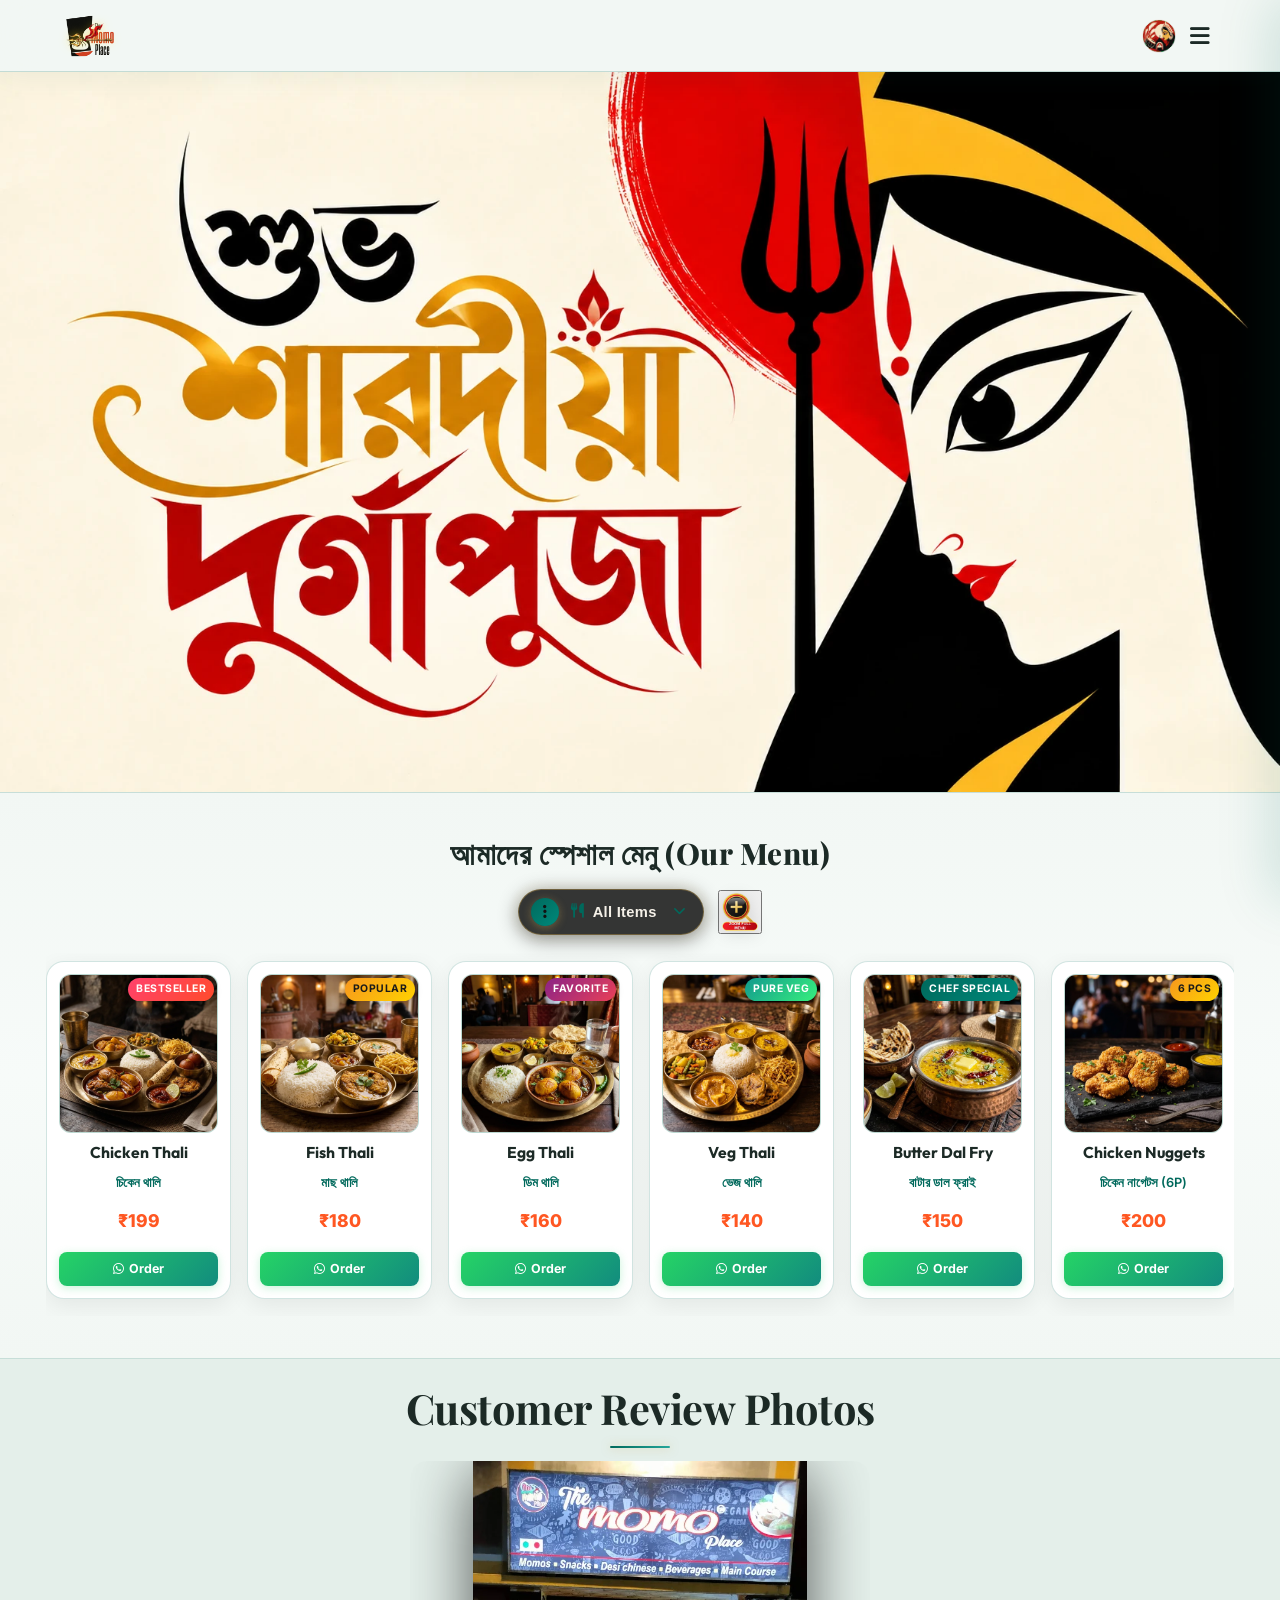
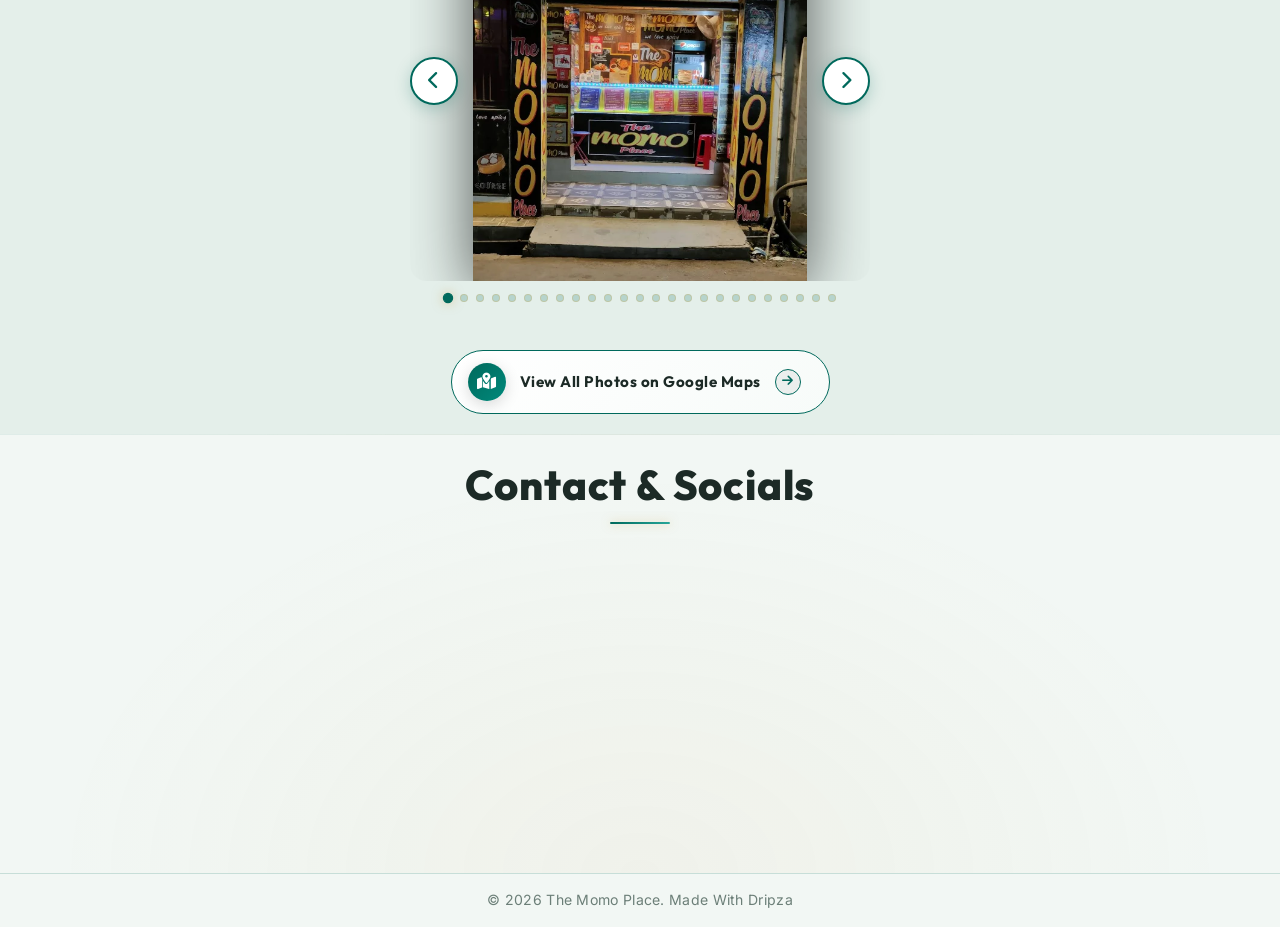
<file: index.html>
﻿<!DOCTYPE html>
<html lang="bn">
<head>
    <meta charset="UTF-8">
    <meta name="viewport" content="width=device-width, initial-scale=1.0">
    <title>The Momo Place</title>
    <link rel="icon" type="image/png" href="assets/the_momo_place_logo.webp">
    <link href="https://fonts.googleapis.com/css2?family=Playfair+Display:wght@400;600;700;800&family=Outfit:wght@300;400;600;800&family=Inter:wght@300;400;500;600&display=swap" rel="stylesheet">
    <link rel="stylesheet" href="https://cdnjs.cloudflare.com/ajax/libs/font-awesome/6.4.0/css/all.min.css">
    <link rel="stylesheet" href="styles.css?v=1.3">
</head>
<body class="no-scroll">
    <!-- Preloader Screen -->
    <div id="preloader">
        <div class="preloader-content">
            <h1 class="preloader-title">Welcome to <br><span class="highlight">The Momo Place</span></h1>
            <div class="preloader-loader">
                <div class="loader-bar"></div>
            </div>
        </div>
    </div>
    <!-- Navbar -->
    <nav class="navbar">
        <div class="logo-container">
            <img src="assets/the_momo_place_logo.webp" alt="The Momo Place Logo" class="logo-brand-img">
            <div class="logo-text-wrapper">
                <span class="animated-football-header" title="Mahalaya Special">
                    <img src="assets/durga_puja_web_run_icon.webp" alt="Mahalaya Run Icon" style="object-fit: contain; filter: drop-shadow(0 0 5px rgba(255, 215, 0, 0.6));">
                </span>
                <span class="logo-text">The Momo Place</span>
            </div>
        </div>
        <span class="rath-yatra-header-text">শুভ শারদীয়া দুর্গাপূজা</span>
        <ul class="nav-links">
            <li><a href="#home">Home</a></li>
            <li><a href="#menu">Menu</a></li>
            <li><a href="#reviews">Reviews</a></li>
            <li><a href="#contact">Contact</a></li>
        </ul>
        <div class="navbar-actions">
            <!-- Rakhi Purnima Button for Poster -->
            <button class="fifa-btn" id="open-promo-modal-direct-btn" title="Show Mahalaya Special Poster">
                <div class="fifa-container">
                    <div class="fifa-magic-ring"></div>
                    <img src="assets/durga_puja_web_icon.webp" alt="Mahalaya Special" class="fifa-svg" style="object-fit: contain;">
                </div>
            </button>
            
            <div class="hamburger">
                <i class="fas fa-bars"></i>
            </div>
        </div>
    </nav>

    <!-- Hero Section -->
    <section id="home" class="hero">
        <div class="hero-bg banner-box">
            <img src="assets/modern_durga_puja_greeting_banner.webp" alt="Durga Puja Festival Banner" class="active">
            <img src="assets/hero_banner_1.webp" alt="The Momo Place Hero Banner 1">
            <img src="assets/hero_banner_2.webp" alt="The Momo Place Hero Banner 2">
            <img src="assets/hero_banner_3.webp" alt="The Momo Place Hero Banner 3">
            <img src="assets/hero_banner_4.webp" alt="The Momo Place Hero Banner 4">
            <img src="assets/hero_banner_5.webp" alt="The Momo Place Hero Banner 5">
            <div class="overlay"></div>
        </div>
        <!-- Click/Hover Zones for Banner Control -->
        <div class="hero-nav-zone left-zone" title="Previous Image"></div>
        <div class="hero-nav-zone right-zone" title="Next Image"></div>
    </section>

                <!-- Digital Restaurant Menu Section -->
    <section id="menu" class="main-menu-section">
        <div class="menu-header-wrapper">
            <div class="menu-eyebrow-container">
                <span class="menu-eyebrow">আমাদের স্পেশাল মেনু (Our Menu)</span>
            </div>
        </div>

        <!-- Menu Category Filter Tabs -->
                <!-- Menu Category Filter Dropdown (Three-Dot Filter Menu) -->
        <!-- Menu Filter and Zoom Controls Row -->
        <div class="menu-filter-controls-row">
            <div class="menu-filter-dropdown-wrapper" id="main-menu-filter-dropdown-wrapper">
            <button type="button" class="menu-filter-dots-btn" id="main-menu-filter-dots-btn" aria-expanded="false" aria-haspopup="true" title="Filter Menu">
                <span class="three-dots-icon-box">
                    <i class="fas fa-ellipsis-v"></i>
                </span>
                <span class="current-filter-label" id="main-current-filter-label">
                    <i class="fas fa-utensils"></i>
                    <span>All Items</span>
                </span>
                <i class="fas fa-chevron-down filter-dropdown-arrow"></i>
            </button>

            <!-- Dropdown List of Category Filter Options -->
            <div class="menu-filter-dropdown-menu" id="main-menu-filter-dropdown-menu">
                <div class="menu-filter-dropdown-header">
                    <span><i class="fas fa-filter"></i> Filter Category</span>
                </div>
                <div class="menu-filter-dropdown-list">
                    <button type="button" class="menu-tab-btn active" data-category="all">
                        <span class="tab-btn-content">
                            <i class="fas fa-utensils tab-icon"></i>
                            <span class="tab-title">All Items</span>
                        </span>
                        <i class="fas fa-check active-indicator-icon"></i>
                    </button>
                    <button type="button" class="menu-tab-btn" data-category="thali">
                        <span class="tab-btn-content">
                            <i class="fas fa-bowl-rice tab-icon"></i>
                            <span class="tab-title">Bengali Thali</span>
                        </span>
                        <i class="fas fa-check active-indicator-icon"></i>
                    </button>
                    <button type="button" class="menu-tab-btn" data-category="snacks">
                        <span class="tab-btn-content">
                            <i class="fas fa-burger tab-icon"></i>
                            <span class="tab-title">Breakfast & Snacks</span>
                        </span>
                        <i class="fas fa-check active-indicator-icon"></i>
                    </button>
                    <button type="button" class="menu-tab-btn" data-category="beverages">
                        <span class="tab-btn-content">
                            <i class="fas fa-mug-hot tab-icon"></i>
                            <span class="tab-title">Tea & Coffee</span>
                        </span>
                        <i class="fas fa-check active-indicator-icon"></i>
                    </button>
                    <button type="button" class="menu-tab-btn" data-category="extras">
                        <span class="tab-btn-content">
                            <i class="fas fa-plate-wheat tab-icon"></i>
                            <span class="tab-title">Sides & Extras</span>
                        </span>
                        <i class="fas fa-check active-indicator-icon"></i>
                    </button>
                </div>
            </div>
        </div>

            <!-- Zoom Full Menu Button on Right Side of Filter -->
            <button type="button" class="menu-zoom-img-btn" id="open-full-menu-modal-btn" title="Open Complete Menu Card (সম্পূর্ণ মেনু)">
                    <img src="assets/zoom_full_menu_icon.webp" alt="Zoom Full Menu" class="zoom-full-menu-img">
                </button>
        </div>
        

        <!-- Menu Cards Horizontal Side-Scroll Wrapper -->
        <div class="main-menu-scroll-wrapper">
            <div class="main-menu-scroll-track" id="main-restaurant-menu-scroll">
                
                <!-- 1. Chicken Thali -->
                <div class="food-menu-card" data-category="thali">
                    <div class="food-card-badge bestseller">Bestseller</div>
                    <div class="food-card-img-box">
                        <img src="assets/menu_chicken_thali.webp" alt="Chicken Thali" loading="lazy">
                    </div>
                    <div class="food-card-body">
                        <h3 class="food-title">Chicken Thali</h3>
                        <span class="bengali-title">চিকেন থালি</span>
                        <span class="food-price">₹199</span>
                        <a href="https://wa.me/917908403366?text=Hi%20The%20Momo%20Place,%20I%20want%20to%20order%20Chicken%20Thali%20(₹199)" target="_blank" class="food-order-btn">
                            <i class="fab fa-whatsapp"></i> Order
                        </a>
                    </div>
                </div>

                <!-- 2. Fish Thali -->
                <div class="food-menu-card" data-category="thali">
                    <div class="food-card-badge popular">Popular</div>
                    <div class="food-card-img-box">
                        <img src="assets/menu_fish_thali.webp" alt="Fish Thali" loading="lazy">
                    </div>
                    <div class="food-card-body">
                        <h3 class="food-title">Fish Thali</h3>
                        <span class="bengali-title">মাছ থালি</span>
                        <span class="food-price">₹180</span>
                        <a href="https://wa.me/917908403366?text=Hi%20The%20Momo%20Place,%20I%20want%20to%20order%20Fish%20Thali%20(₹180)" target="_blank" class="food-order-btn">
                            <i class="fab fa-whatsapp"></i> Order
                        </a>
                    </div>
                </div>

                <!-- 3. Egg Thali -->
                <div class="food-menu-card" data-category="thali">
                    <div class="food-card-badge special">Favorite</div>
                    <div class="food-card-img-box">
                        <img src="assets/menu_egg_thali.webp" alt="Egg Thali" loading="lazy">
                    </div>
                    <div class="food-card-body">
                        <h3 class="food-title">Egg Thali</h3>
                        <span class="bengali-title">ডিম থালি</span>
                        <span class="food-price">₹160</span>
                        <a href="https://wa.me/917908403366?text=Hi%20The%20Momo%20Place,%20I%20want%20to%20order%20Egg%20Thali%20(₹160)" target="_blank" class="food-order-btn">
                            <i class="fab fa-whatsapp"></i> Order
                        </a>
                    </div>
                </div>

                <!-- 4. Veg Thali -->
                <div class="food-menu-card" data-category="thali">
                    <div class="food-card-badge pure-veg">Pure Veg</div>
                    <div class="food-card-img-box">
                        <img src="assets/menu_veg_thali.webp" alt="Veg Thali" loading="lazy">
                    </div>
                    <div class="food-card-body">
                        <h3 class="food-title">Veg Thali</h3>
                        <span class="bengali-title">ভেজ থালি</span>
                        <span class="food-price">₹140</span>
                        <a href="https://wa.me/917908403366?text=Hi%20The%20Momo%20Place,%20I%20want%20to%20order%20Veg%20Thali%20(₹140)" target="_blank" class="food-order-btn">
                            <i class="fab fa-whatsapp"></i> Order
                        </a>
                    </div>
                </div>

                <!-- 5. Butter Dal Fry -->
                <div class="food-menu-card" data-category="extras">
                    <div class="food-card-badge chef">Chef Special</div>
                    <div class="food-card-img-box">
                        <img src="assets/menu_butter_dal_fry.webp" alt="Butter Dal Fry" loading="lazy">
                    </div>
                    <div class="food-card-body">
                        <h3 class="food-title">Butter Dal Fry</h3>
                        <span class="bengali-title">বাটার ডাল ফ্রাই</span>
                        <span class="food-price">₹150</span>
                        <a href="https://wa.me/917908403366?text=Hi%20The%20Momo%20Place,%20I%20want%20to%20order%20Butter%20Dal%20Fry%20(₹150)" target="_blank" class="food-order-btn">
                            <i class="fab fa-whatsapp"></i> Order
                        </a>
                    </div>
                </div>

                <!-- 6. Chicken Nuggets -->
                <div class="food-menu-card" data-category="snacks">
                    <div class="food-card-badge popular">6 Pcs</div>
                    <div class="food-card-img-box">
                        <img src="assets/menu_chicken_nuggets.webp" alt="Chicken Nuggets" loading="lazy">
                    </div>
                    <div class="food-card-body">
                        <h3 class="food-title">Chicken Nuggets</h3>
                        <span class="bengali-title">চিকেন নাগেটস (6P)</span>
                        <span class="food-price">₹200</span>
                        <a href="https://wa.me/917908403366?text=Hi%20The%20Momo%20Place,%20I%20want%20to%20order%20Chicken%20Nuggets%20(₹200)" target="_blank" class="food-order-btn">
                            <i class="fab fa-whatsapp"></i> Order
                        </a>
                    </div>
                </div>

                <!-- 7. Aloo Tikki -->
                <div class="food-menu-card" data-category="snacks">
                    <div class="food-card-badge pure-veg">Big Size</div>
                    <div class="food-card-img-box">
                        <img src="assets/menu_aloo_tikki.webp" alt="Aloo Tikki Big Size" loading="lazy">
                    </div>
                    <div class="food-card-body">
                        <h3 class="food-title">Aloo Tikki 6P</h3>
                        <span class="bengali-title">আলু টিক্কি (6P)</span>
                        <span class="food-price">₹180</span>
                        <a href="https://wa.me/917908403366?text=Hi%20The%20Momo%20Place,%20I%20want%20to%20order%20Aloo%20Tikki%20(₹180)" target="_blank" class="food-order-btn">
                            <i class="fab fa-whatsapp"></i> Order
                        </a>
                    </div>
                </div>

                <!-- 8. Egg Maggie -->
                <div class="food-menu-card" data-category="snacks">
                    <div class="food-card-badge popular">Hot</div>
                    <div class="food-card-img-box">
                        <img src="assets/menu_egg_maggie.webp" alt="Egg Maggie" loading="lazy">
                    </div>
                    <div class="food-card-body">
                        <h3 class="food-title">Egg Maggie</h3>
                        <span class="bengali-title">এগ ম্যাগি</span>
                        <span class="food-price">₹80</span>
                        <a href="https://wa.me/917908403366?text=Hi%20The%20Momo%20Place,%20I%20want%20to%20order%20Egg%20Maggie%20(₹80)" target="_blank" class="food-order-btn">
                            <i class="fab fa-whatsapp"></i> Order
                        </a>
                    </div>
                </div>

                <!-- 9. Veg Maggie -->
                <div class="food-menu-card" data-category="snacks">
                    <div class="food-card-badge pure-veg">Veg</div>
                    <div class="food-card-img-box">
                        <img src="assets/menu_egg_maggie.webp" alt="Veg Maggie" loading="lazy">
                    </div>
                    <div class="food-card-body">
                        <h3 class="food-title">Veg Maggie</h3>
                        <span class="bengali-title">ভেজ ম্যাগি</span>
                        <span class="food-price">₹60</span>
                        <a href="https://wa.me/917908403366?text=Hi%20The%20Momo%20Place,%20I%20want%20to%20order%20Veg%20Maggie%20(₹60)" target="_blank" class="food-order-btn">
                            <i class="fab fa-whatsapp"></i> Order
                        </a>
                    </div>
                </div>

                <!-- 10. Bread Omelette -->
                <div class="food-menu-card" data-category="snacks">
                    <div class="food-card-badge special">Breakfast</div>
                    <div class="food-card-img-box">
                        <img src="assets/menu6.webp" alt="Bread Omelette Jam Butter" loading="lazy">
                    </div>
                    <div class="food-card-body">
                        <h3 class="food-title">Bread Omelette</h3>
                        <span class="bengali-title">ব্রেড ওমলেট / জ্যাম</span>
                        <span class="food-price">₹60</span>
                        <a href="https://wa.me/917908403366?text=Hi%20The%20Momo%20Place,%20I%20want%20to%20order%20Bread%20Omelette%20(₹60)" target="_blank" class="food-order-btn">
                            <i class="fab fa-whatsapp"></i> Order
                        </a>
                    </div>
                </div>

                <!-- 11. Chai & Coffee -->
                <div class="food-menu-card" data-category="beverages">
                    <div class="food-card-badge special">Hot</div>
                    <div class="food-card-img-box">
                        <img src="assets/menu_tea_coffee.webp" alt="Coffee" loading="lazy">
                    </div>
                    <div class="food-card-body">
                        <h3 class="food-title">Milk / Black Coffee</h3>
                        <span class="bengali-title">কফি (Min 2 Cup)</span>
                        <span class="food-price">₹50</span>
                        <a href="https://wa.me/917908403366?text=Hi%20The%20Momo%20Place,%20I%20want%20to%20order%20Coffee" target="_blank" class="food-order-btn">
                            <i class="fab fa-whatsapp"></i> Order
                        </a>
                    </div>
                </div>

                <!-- 12. Milk / Black Tea -->
                <div class="food-menu-card" data-category="beverages">
                    <div class="food-card-badge bestseller">Chai</div>
                    <div class="food-card-img-box">
                        <img src="assets/menu_tea_coffee.webp" alt="Tea" loading="lazy">
                    </div>
                    <div class="food-card-body">
                        <h3 class="food-title">Black / Milk Tea</h3>
                        <span class="bengali-title">চা (Min 2 Cup)</span>
                        <span class="food-price">₹25</span>
                        <a href="https://wa.me/917908403366?text=Hi%20The%20Momo%20Place,%20I%20want%20to%20order%20Tea" target="_blank" class="food-order-btn">
                            <i class="fab fa-whatsapp"></i> Order
                        </a>
                    </div>
                </div>

                <!-- 13. Green Tea -->
                <div class="food-menu-card" data-category="beverages">
                    <div class="food-card-badge pure-veg">Healthy</div>
                    <div class="food-card-img-box">
                        <img src="assets/menu_tea_coffee.webp" alt="Green Tea" loading="lazy">
                    </div>
                    <div class="food-card-body">
                        <h3 class="food-title">Green Tea</h3>
                        <span class="bengali-title">গ্রিন টি (Min 2 Cup)</span>
                        <span class="food-price">₹40</span>
                        <a href="https://wa.me/917908403366?text=Hi%20The%20Momo%20Place,%20I%20want%20to%20order%20Green%20Tea" target="_blank" class="food-order-btn">
                            <i class="fab fa-whatsapp"></i> Order
                        </a>
                    </div>
                </div>

                <!-- 14. Extra Chicken 4P -->
                <div class="food-menu-card" data-category="extras">
                    <div class="food-card-badge popular">4 Pcs</div>
                    <div class="food-card-img-box">
                        <img src="assets/menu_chicken_thali.webp" alt="Extra Chicken" loading="lazy">
                    </div>
                    <div class="food-card-body">
                        <h3 class="food-title">Extra Chicken (4P)</h3>
                        <span class="bengali-title">চিকেন কারি (4P)</span>
                        <span class="food-price">₹180</span>
                        <a href="https://wa.me/917908403366?text=Hi%20The%20Momo%20Place,%20I%20want%20to%20order%20Extra%20Chicken%204P%20(₹180)" target="_blank" class="food-order-btn">
                            <i class="fab fa-whatsapp"></i> Order
                        </a>
                    </div>
                </div>

                <!-- 15. Extra Mutton 1P -->
                <div class="food-menu-card" data-category="extras">
                    <div class="food-card-badge special">Special</div>
                    <div class="food-card-img-box">
                        <img src="assets/menu3.webp" alt="Extra Mutton" loading="lazy">
                    </div>
                    <div class="food-card-body">
                        <h3 class="food-title">Extra Mutton (1P)</h3>
                        <span class="bengali-title">মটন (স্পেশাল অর্ডার)</span>
                        <span class="food-price">₹80</span>
                        <a href="https://wa.me/917908403366?text=Hi%20The%20Momo%20Place,%20I%20want%20to%20order%20Extra%20Mutton%20(₹80)" target="_blank" class="food-order-btn">
                            <i class="fab fa-whatsapp"></i> Order
                        </a>
                    </div>
                </div>

                <!-- 16. Extra Fish 1P -->
                <div class="food-menu-card" data-category="extras">
                    <div class="food-card-badge popular">1 Pc</div>
                    <div class="food-card-img-box">
                        <img src="assets/menu_fish_thali.webp" alt="Extra Fish" loading="lazy">
                    </div>
                    <div class="food-card-body">
                        <h3 class="food-title">Extra Fish (1P)</h3>
                        <span class="bengali-title">মাছ ১ পিস</span>
                        <span class="food-price">₹80</span>
                        <a href="https://wa.me/917908403366?text=Hi%20The%20Momo%20Place,%20I%20want%20to%20order%20Extra%20Fish%20(₹80)" target="_blank" class="food-order-btn">
                            <i class="fab fa-whatsapp"></i> Order
                        </a>
                    </div>
                </div>

                <!-- 17. Green Salad -->
                <div class="food-menu-card" data-category="extras">
                    <div class="food-card-badge pure-veg">Fresh</div>
                    <div class="food-card-img-box">
                        <img src="assets/menu_veg_thali.webp" alt="Green Salad" loading="lazy">
                    </div>
                    <div class="food-card-body">
                        <h3 class="food-title">Green Salad</h3>
                        <span class="bengali-title">গ্রিন স্যালাড</span>
                        <span class="food-price">₹100</span>
                        <a href="https://wa.me/917908403366?text=Hi%20The%20Momo%20Place,%20I%20want%20to%20order%20Green%20Salad%20(₹100)" target="_blank" class="food-order-btn">
                            <i class="fab fa-whatsapp"></i> Order
                        </a>
                    </div>
                </div>

                <!-- 18. Extra Egg (2P) -->
                <div class="food-menu-card" data-category="extras">
                    <div class="food-card-badge special">2 Pcs</div>
                    <div class="food-card-img-box">
                        <img src="assets/menu_egg_thali.webp" alt="Extra Egg 2P" loading="lazy">
                    </div>
                    <div class="food-card-body">
                        <h3 class="food-title">Extra Egg (2P)</h3>
                        <span class="bengali-title">ডিম (২ পিস)</span>
                        <span class="food-price">₹50</span>
                        <a href="https://wa.me/917908403366?text=Hi%20The%20Momo%20Place,%20I%20want%20to%20order%20Extra%20Egg%202P%20(₹50)" target="_blank" class="food-order-btn">
                            <i class="fab fa-whatsapp"></i> Order
                        </a>
                    </div>
                </div>

                <!-- 19. Extra Rice -->
                <div class="food-menu-card" data-category="extras">
                    <div class="food-card-badge popular">1 Plate</div>
                    <div class="food-card-img-box">
                        <img src="assets/menu_veg_thali.webp" alt="Extra Rice" loading="lazy">
                    </div>
                    <div class="food-card-body">
                        <h3 class="food-title">Extra Rice</h3>
                        <span class="bengali-title">এক্সট্রা ভাত</span>
                        <span class="food-price">₹50</span>
                        <a href="https://wa.me/917908403366?text=Hi%20The%20Momo%20Place,%20I%20want%20to%20order%20Extra%20Rice%20(₹50)" target="_blank" class="food-order-btn">
                            <i class="fab fa-whatsapp"></i> Order
                        </a>
                    </div>
                </div>

                <!-- 20. Extra Misti / Papad / Roti -->
                <div class="food-menu-card" data-category="extras">
                    <div class="food-card-badge pure-veg">Per Pc</div>
                    <div class="food-card-img-box">
                        <img src="assets/menu2.webp" alt="Extra Misti Papad Roti" loading="lazy">
                    </div>
                    <div class="food-card-body">
                        <h3 class="food-title">Extra Misti / Papad / Roti</h3>
                        <span class="bengali-title">মিষ্টি / পাঁপড় / রুটি</span>
                        <span class="food-price">₹10</span>
                        <a href="https://wa.me/917908403366?text=Hi%20The%20Momo%20Place,%20I%20want%20to%20order%20Extra%20Misti%20Papad%20Roti%20(₹10)" target="_blank" class="food-order-btn">
                            <i class="fab fa-whatsapp"></i> Order
                        </a>
                    </div>
                </div>

                <!-- 21. Extra Sabji / Dal / Vaji -->
                <div class="food-menu-card" data-category="extras">
                    <div class="food-card-badge pure-veg">Side Bowl</div>
                    <div class="food-card-img-box">
                        <img src="assets/menu_butter_dal_fry.webp" alt="Extra Sabji Dal Vaji" loading="lazy">
                    </div>
                    <div class="food-card-body">
                        <h3 class="food-title">Extra Sabji / Dal / Vaji</h3>
                        <span class="bengali-title">সবজি / ডাল / ভাজি</span>
                        <span class="food-price">₹30</span>
                        <a href="https://wa.me/917908403366?text=Hi%20The%20Momo%20Place,%20I%20want%20to%20order%20Extra%20Sabji%20Dal%20Vaji%20(₹30)" target="_blank" class="food-order-btn">
                            <i class="fab fa-whatsapp"></i> Order
                        </a>
                    </div>
                </div>

                <!-- 18. Water Bottle -->
                <div class="food-menu-card" data-category="beverages">
                    <div class="food-card-badge pure-veg">Mineral</div>
                    <div class="food-card-img-box">
                        <img src="assets/menu5.webp" alt="Water Bottle" loading="lazy">
                    </div>
                    <div class="food-card-body">
                        <h3 class="food-title">Water Bottle</h3>
                        <span class="bengali-title">জল 1L / 2L</span>
                        <span class="food-price">₹20 / ₹30</span>
                        <a href="https://wa.me/917908403366?text=Hi%20The%20Momo%20Place,%20I%20want%20to%20order%20Water%20Bottle" target="_blank" class="food-order-btn">
                            <i class="fab fa-whatsapp"></i> Order
                        </a>
                    </div>
                </div>

            </div>
        </div>
    </section>

    <!-- Reviews Section (Photo Gallery) -->
    <section id="reviews" class="reviews-section">
        <h2 class="section-title">Customer Review Photos</h2>
        <div class="reviews-slider-container">
            <div class="reviews-slider">
                <div class="review-slide active">
                    <img src="assets/review_photo_1.webp" alt="Customer Review 1">
                </div>
                <div class="review-slide">
                    <img src="assets/review_photo_2.webp" alt="Customer Review 2">
                </div>
                <div class="review-slide">
                    <img src="assets/review_photo_3.webp" alt="Customer Review 3">
                </div>
                <div class="review-slide">
                    <img src="assets/review_photo_4.webp" alt="Customer Review 4">
                </div>
                <div class="review-slide">
                    <img src="assets/review_photo_5.webp" alt="Customer Review 5">
                </div>
                <div class="review-slide">
                    <img src="assets/review_photo_6.webp" alt="Customer Review 6">
                </div>
                <div class="review-slide">
                    <img src="assets/review_photo_7.webp" alt="Customer Review 7">
                </div>
                <div class="review-slide">
                    <img src="assets/review_photo_8.webp" alt="Customer Review 8">
                </div>
                <div class="review-slide">
                    <img src="assets/review_photo_9.webp" alt="Customer Review 9">
                </div>
                <div class="review-slide">
                    <img src="assets/review_photo_10.webp" alt="Customer Review 10">
                </div>
                <div class="review-slide">
                    <img src="assets/review_photo_11.webp" alt="Customer Review 11">
                </div>
                <div class="review-slide">
                    <img src="assets/review_photo_12.webp" alt="Customer Review 12">
                </div>
                <div class="review-slide">
                    <img src="assets/review_photo_13.webp" alt="Customer Review 13">
                </div>
                <div class="review-slide">
                    <img src="assets/review_photo_14.webp" alt="Customer Review 14">
                </div>
                <div class="review-slide">
                    <img src="assets/review_photo_15.webp" alt="Customer Review 15">
                </div>
                <div class="review-slide">
                    <img src="assets/review_photo_16.webp" alt="Customer Review 16">
                </div>
                <div class="review-slide">
                    <img src="assets/review_photo_17.webp" alt="Customer Review 17">
                </div>
                <div class="review-slide">
                    <img src="assets/review_photo_18.webp" alt="Customer Review 18">
                </div>
                <div class="review-slide">
                    <img src="assets/review_photo_19.webp" alt="Customer Review 19">
                </div>
                <div class="review-slide">
                    <img src="assets/review_photo_20.webp" alt="Customer Review 20">
                </div>
                <div class="review-slide">
                    <img src="assets/review_photo_21.webp" alt="Customer Review 21">
                </div>
                <div class="review-slide">
                    <img src="assets/review_photo_22.webp" alt="Customer Review 22">
                </div>
                <div class="review-slide">
                    <img src="assets/review_photo_23.webp" alt="Customer Review 23">
                </div>
                <div class="review-slide">
                    <img src="assets/review_photo_24.webp" alt="Customer Review 24">
                </div>
                <div class="review-slide">
                    <img src="assets/review_photo_25.webp" alt="Customer Review 25">
                </div>
            </div>
            
            <!-- Slider Controls -->
            <button class="slider-btn prev-btn"><i class="fas fa-chevron-left"></i></button>
            <button class="slider-btn next-btn"><i class="fas fa-chevron-right"></i></button>
            
            <!-- Slider Dots -->
            <div class="slider-dots">
                <span class="dot active" data-index="0"></span>
                <span class="dot" data-index="1"></span>
                <span class="dot" data-index="2"></span>
                <span class="dot" data-index="3"></span>
                <span class="dot" data-index="4"></span>
                <span class="dot" data-index="5"></span>
                <span class="dot" data-index="6"></span>
                <span class="dot" data-index="7"></span>
                <span class="dot" data-index="8"></span>
                <span class="dot" data-index="9"></span>
                <span class="dot" data-index="10"></span>
                <span class="dot" data-index="11"></span>
                <span class="dot" data-index="12"></span>
                <span class="dot" data-index="13"></span>
                <span class="dot" data-index="14"></span>
                <span class="dot" data-index="15"></span>
                <span class="dot" data-index="16"></span>
                <span class="dot" data-index="17"></span>
                <span class="dot" data-index="18"></span>
                <span class="dot" data-index="19"></span>
                <span class="dot" data-index="20"></span>
                <span class="dot" data-index="21"></span>
                <span class="dot" data-index="22"></span>
                <span class="dot" data-index="23"></span>
                <span class="dot" data-index="24"></span>
            </div>
        </div>
        <div style="text-align: center; margin-top: 3rem;">
            <div class="reviews-cta-wrapper">
            <a href="https://maps.app.goo.gl/WK5dm3rfFKdS3aCw9" target="_blank" class="modern-maps-btn" title="Open Google Maps Gallery">
                <span class="maps-icon-badge"><i class="fas fa-map-marked-alt"></i></span>
                <span class="maps-btn-text">View All Photos on Google Maps</span>
                <span class="maps-arrow-circle"><i class="fas fa-arrow-right"></i></span>
            </a>
        </div>
        </div>
    </section>

    <!-- Contact & Footer -->
    <section id="contact" class="contact-section">
        <h2 class="section-title">Contact & Socials</h2>
        <div class="contact-container glassmorphism">
            <div class="contact-info">
                <h2>Visit Us</h2>
                <div class="info-item">
                    <a href="https://maps.app.goo.gl/csspXK7oqDtponQR6" target="_blank" style="color: inherit; text-decoration: none; display: flex; align-items: center; gap: 15px;">
                        <i class="fas fa-map-marker-alt"></i>
                        <p>Deara Para Main Road Beside Green Park Diagnostic, Nabadwip, West Bengal 741302</p>
                    </a>
                </div>
                <div class="info-item">
                    <a href="tel:+917908403366" style="color: inherit; text-decoration: none; display: flex; align-items: center; gap: 15px;">
                        <i class="fas fa-phone-alt"></i>
                        <p>+91 7908403366</p>
                    </a>
                </div>
                <div class="info-item">
                    <a href="mailto:themomoplace@gmail.com" style="color: inherit; text-decoration: none; display: flex; align-items: center; gap: 15px;">
                        <i class="fas fa-envelope"></i>
                        <p>themomoplace@gmail.com</p>
                    </a>
                </div>
            </div>
            <div class="social-links">
                <h2>Follow Us</h2>
                <div class="social-icons">
                    <a href="#" class="social-icon"><i class="fab fa-instagram"></i></a>
                    <a href="#" class="social-icon"><i class="fab fa-facebook-f"></i></a>
                    <a href="#" class="social-icon"><i class="fab fa-youtube"></i></a>
                    <a href="https://wa.me/917908403366" target="_blank" class="social-icon" title="Chat on WhatsApp"><i class="fab fa-whatsapp"></i></a>
                    <a href="https://maps.app.goo.gl/csspXK7oqDtponQR6" target="_blank" class="social-icon" title="Google Maps Location"><i class="fas fa-map-marker-alt"></i></a>
                </div>
            </div>
        </div>
    </section>

    <footer>
        <p>&copy; 2026 The Momo Place. Made With Dripza</p>
    </footer>



    <!-- Full Menu Interactive Modal -->
    <div class="full-menu-modal" id="full-menu-modal" aria-hidden="true">
        <div class="full-menu-modal-overlay" id="full-menu-modal-overlay"></div>
        <div class="full-menu-modal-container">
            <!-- Modal Sticky Top Header Container (Header + Hero Title + Search + Category Tabs) -->
            <div class="full-menu-modal-top-section">
                <!-- Modal Header -->
                <div class="full-menu-modal-header">
                    <div class="full-menu-modal-header-left">
                        <button class="menu-modal-close-btn" id="close-full-menu-modal-btn" aria-label="Close Full Menu">
                            <i class="fas fa-arrow-left"></i> <span>Back</span>
                        </button>
                        <div class="full-menu-modal-title">
                            The Momo Place
                        </div>
                    </div>
                    <div class="full-menu-modal-header-right">
                        <a href="#modal-order-timings" class="menu-modal-timing-btn" id="modal-timing-btn" title="Order Timings">
                            <i class="fas fa-clock"></i> <span>Timings</span>
                        </a>
                        <a href="tel:917908403366" class="menu-modal-call-btn">
                            <i class="fas fa-phone-alt"></i> <span>917908403366</span>
                        </a>
                        <button class="menu-modal-close-icon-btn" id="close-full-menu-icon-btn" aria-label="Close">
                            <i class="fas fa-times"></i>
                        </button>
                    </div>
                </div>

                <!-- Modal Hero Header -->
                <div class="full-menu-hero">
                    <h1>Complete Menu Card <span class="bengali-heading">আমাদের সম্পূর্ণ ডিজিটাল মেনু</span></h1>
                </div>

                <!-- Search Bar & Category Filter Tabs -->
                <div class="menu-control-bar">
                    

                    <!-- Modal Category Filter Dropdown (Three-Dot Filter Menu) -->
                    <div class="menu-filter-dropdown-wrapper" id="modal-menu-filter-dropdown-wrapper">
            <button type="button" class="menu-filter-dots-btn" id="modal-menu-filter-dots-btn" aria-expanded="false" aria-haspopup="true" title="Filter Menu">
                <span class="three-dots-icon-box">
                    <i class="fas fa-ellipsis-v"></i>
                </span>
                <span class="current-filter-label" id="modal-current-filter-label">
                    <i class="fas fa-utensils"></i>
                    <span>All Items</span>
                </span>
                <i class="fas fa-chevron-down filter-dropdown-arrow"></i>
            </button>

            <!-- Dropdown List of Category Filter Options -->
            <div class="menu-filter-dropdown-menu" id="modal-menu-filter-dropdown-menu">
                <div class="menu-filter-dropdown-header">
                    <span><i class="fas fa-filter"></i> Filter Category</span>
                </div>
                <div class="menu-filter-dropdown-list">
                    <button type="button" class="menu-tab-btn active" data-category="all">
                        <span class="tab-btn-content">
                            <i class="fas fa-utensils tab-icon"></i>
                            <span class="tab-title">All Items</span>
                        </span>
                        <i class="fas fa-check active-indicator-icon"></i>
                    </button>
                    <button type="button" class="menu-tab-btn" data-category="thali">
                        <span class="tab-btn-content">
                            <i class="fas fa-bowl-rice tab-icon"></i>
                            <span class="tab-title">Bengali Thali</span>
                        </span>
                        <i class="fas fa-check active-indicator-icon"></i>
                    </button>
                    <button type="button" class="menu-tab-btn" data-category="snacks">
                        <span class="tab-btn-content">
                            <i class="fas fa-burger tab-icon"></i>
                            <span class="tab-title">Breakfast & Snacks</span>
                        </span>
                        <i class="fas fa-check active-indicator-icon"></i>
                    </button>
                    <button type="button" class="menu-tab-btn" data-category="beverages">
                        <span class="tab-btn-content">
                            <i class="fas fa-mug-hot tab-icon"></i>
                            <span class="tab-title">Tea & Coffee</span>
                        </span>
                        <i class="fas fa-check active-indicator-icon"></i>
                    </button>
                    <button type="button" class="menu-tab-btn" data-category="extras">
                        <span class="tab-btn-content">
                            <i class="fas fa-plate-wheat tab-icon"></i>
                            <span class="tab-title">Sides & Extras</span>
                        </span>
                        <i class="fas fa-check active-indicator-icon"></i>
                    </button>
                </div>
            </div>
                </div>

                    <div class="search-box-wrapper">
                        <i class="fas fa-search"></i>
                        <input type="text" id="modal-menu-search-input" placeholder="খাবারের নাম লিখে খুঁজুন (Search dishes...)" autocomplete="off" enterkeyhint="search">
                        <button type="button" id="modal-menu-search-clear" class="search-clear-btn" aria-label="Clear search" title="à¦®à§à¦›à§‡ à¦«à§‡à¦²à§à¦¨ (Clear)">
                            <i class="fas fa-times"></i>
                        </button>
                    </div>
            </div>
            </div>

            <div class="full-menu-modal-body">
                <!-- Complete Menu Card Grid -->
                <div class="compact-menu-grid-container">
                    <div class="compact-grid" id="modal-full-menu-grid">

                        <!-- 1. Chicken Thali -->
                        <div class="food-menu-card" data-category="thali" data-keywords="chicken thali murgi murgir mangsho rice dal sabji thali">
                            <div class="food-card-badge bestseller">Bestseller</div>
                            <div class="food-card-img-box">
                                <img src="assets/menu_chicken_thali.webp" alt="Chicken Thali" loading="lazy">
                            </div>
                            <div class="food-card-body">
                                <h3 class="food-title">Chicken Thali</h3>
                                <span class="bengali-title">চিকেন থালি</span>
                                <span class="food-price">₹199</span>
                                <a href="https://wa.me/917908403366?text=Hi%20The%20Momo%20Place,%20I%20want%20to%20order%20Chicken%20Thali%20(₹199)" target="_blank" class="food-order-btn">
                                    <i class="fab fa-whatsapp"></i> Order
                                </a>
                            </div>
                        </div>

                        <!-- 2. Fish Thali -->
                        <div class="food-menu-card" data-category="thali" data-keywords="fish thali macher thali mach jhol rui katla rice dal thali">
                            <div class="food-card-badge popular">Popular</div>
                            <div class="food-card-img-box">
                                <img src="assets/menu_fish_thali.webp" alt="Fish Thali" loading="lazy">
                            </div>
                            <div class="food-card-body">
                                <h3 class="food-title">Fish Thali</h3>
                                <span class="bengali-title">মাছ থালি</span>
                                <span class="food-price">₹180</span>
                                <a href="https://wa.me/917908403366?text=Hi%20The%20Momo%20Place,%20I%20want%20to%20order%20Fish%20Thali%20(₹180)" target="_blank" class="food-order-btn">
                                    <i class="fab fa-whatsapp"></i> Order
                                </a>
                            </div>
                        </div>

                        <!-- 3. Egg Thali -->
                        <div class="food-menu-card" data-category="thali" data-keywords="egg thali dimer thali dim kosha rice dal thali">
                            <div class="food-card-badge special">Favorite</div>
                            <div class="food-card-img-box">
                                <img src="assets/menu_egg_thali.webp" alt="Egg Thali" loading="lazy">
                            </div>
                            <div class="food-card-body">
                                <h3 class="food-title">Egg Thali</h3>
                                <span class="bengali-title">ডিম থালি</span>
                                <span class="food-price">₹160</span>
                                <a href="https://wa.me/917908403366?text=Hi%20The%20Momo%20Place,%20I%20want%20to%20order%20Egg%20Thali%20(₹160)" target="_blank" class="food-order-btn">
                                    <i class="fab fa-whatsapp"></i> Order
                                </a>
                            </div>
                        </div>

                        <!-- 4. Veg Thali -->
                        <div class="food-menu-card" data-category="thali" data-keywords="veg thali niramish thali paneer dal sabji rice mishti doi">
                            <div class="food-card-badge pure-veg">Pure Veg</div>
                            <div class="food-card-img-box">
                                <img src="assets/menu_veg_thali.webp" alt="Veg Thali" loading="lazy">
                            </div>
                            <div class="food-card-body">
                                <h3 class="food-title">Veg Thali</h3>
                                <span class="bengali-title">ভেজ থালি</span>
                                <span class="food-price">₹140</span>
                                <a href="https://wa.me/917908403366?text=Hi%20The%20Momo%20Place,%20I%20want%20to%20order%20Veg%20Thali%20(₹140)" target="_blank" class="food-order-btn">
                                    <i class="fab fa-whatsapp"></i> Order
                                </a>
                            </div>
                        </div>

                        <!-- 5. Butter Dal Fry -->
                        <div class="food-menu-card" data-category="extras" data-keywords="butter dal fry yellow dal tadka veg">
                            <div class="food-card-badge chef">Chef Special</div>
                            <div class="food-card-img-box">
                                <img src="assets/menu_butter_dal_fry.webp" alt="Butter Dal Fry" loading="lazy">
                            </div>
                            <div class="food-card-body">
                                <h3 class="food-title">Butter Dal Fry</h3>
                                <span class="bengali-title">বাটার ডাল ফ্রাই</span>
                                <span class="food-price">₹150</span>
                                <a href="https://wa.me/917908403366?text=Hi%20The%20Momo%20Place,%20I%20want%20to%20order%20Butter%20Dal%20Fry%20(₹150)" target="_blank" class="food-order-btn">
                                    <i class="fab fa-whatsapp"></i> Order
                                </a>
                            </div>
                        </div>

                        <!-- 6. Chicken Nuggets (6P) -->
                        <div class="food-menu-card" data-category="snacks" data-keywords="chicken nuggets 6p fried snacks non-veg">
                            <div class="food-card-badge popular">6 Pcs</div>
                            <div class="food-card-img-box">
                                <img src="assets/menu_chicken_nuggets.webp" alt="Chicken Nuggets" loading="lazy">
                            </div>
                            <div class="food-card-body">
                                <h3 class="food-title">Chicken Nuggets</h3>
                                <span class="bengali-title">চিকেন নাগেটস (6P)</span>
                                <span class="food-price">₹200</span>
                                <a href="https://wa.me/917908403366?text=Hi%20The%20Momo%20Place,%20I%20want%20to%20order%20Chicken%20Nuggets%20(₹200)" target="_blank" class="food-order-btn">
                                    <i class="fab fa-whatsapp"></i> Order
                                </a>
                            </div>
                        </div>

                        <!-- 7. Aloo Tikki Big Size (6P) -->
                        <div class="food-menu-card" data-category="snacks" data-keywords="aloo tikki potato cutlet snacks big size veg">
                            <div class="food-card-badge pure-veg">Big Size</div>
                            <div class="food-card-img-box">
                                <img src="assets/menu_aloo_tikki.webp" alt="Aloo Tikki Big Size" loading="lazy">
                            </div>
                            <div class="food-card-body">
                                <h3 class="food-title">Aloo Tikki 6P</h3>
                                <span class="bengali-title">আলু টিক্কি (6P)</span>
                                <span class="food-price">₹180</span>
                                <a href="https://wa.me/917908403366?text=Hi%20The%20Momo%20Place,%20I%20want%20to%20order%20Aloo%20Tikki%20(₹180)" target="_blank" class="food-order-btn">
                                    <i class="fab fa-whatsapp"></i> Order
                                </a>
                            </div>
                        </div>

                        <!-- 8. Egg Maggie -->
                        <div class="food-menu-card" data-category="snacks" data-keywords="egg maggie noodles masala snacks">
                            <div class="food-card-badge popular">Hot</div>
                            <div class="food-card-img-box">
                                <img src="assets/menu_egg_maggie.webp" alt="Egg Maggie" loading="lazy">
                            </div>
                            <div class="food-card-body">
                                <h3 class="food-title">Egg Maggie</h3>
                                <span class="bengali-title">এগ ম্যাগি</span>
                                <span class="food-price">₹80</span>
                                <a href="https://wa.me/917908403366?text=Hi%20The%20Momo%20Place,%20I%20want%20to%20order%20Egg%20Maggie%20(₹80)" target="_blank" class="food-order-btn">
                                    <i class="fab fa-whatsapp"></i> Order
                                </a>
                            </div>
                        </div>

                        <!-- 9. Veg Maggie -->
                        <div class="food-menu-card" data-category="snacks" data-keywords="veg maggie masala noodles snacks vegetarian">
                            <div class="food-card-badge pure-veg">Veg</div>
                            <div class="food-card-img-box">
                                <img src="assets/menu_egg_maggie.webp" alt="Veg Maggie" loading="lazy">
                            </div>
                            <div class="food-card-body">
                                <h3 class="food-title">Veg Maggie</h3>
                                <span class="bengali-title">ভেজ ম্যাগি</span>
                                <span class="food-price">₹60</span>
                                <a href="https://wa.me/917908403366?text=Hi%20The%20Momo%20Place,%20I%20want%20to%20order%20Veg%20Maggie%20(₹60)" target="_blank" class="food-order-btn">
                                    <i class="fab fa-whatsapp"></i> Order
                                </a>
                            </div>
                        </div>

                        <!-- 10. Bread Omelette / Jam / Butter -->
                        <div class="food-menu-card" data-category="snacks" data-keywords="bread omelette jam butter breakfast toast egg">
                            <div class="food-card-badge special">Breakfast</div>
                            <div class="food-card-img-box">
                                <img src="assets/menu6.webp" alt="Bread Omelette Jam Butter" loading="lazy">
                            </div>
                            <div class="food-card-body">
                                <h3 class="food-title">Bread Omelette</h3>
                                <span class="bengali-title">ব্রেড ওমলেট / জ্যাম</span>
                                <span class="food-price">₹60</span>
                                <a href="https://wa.me/917908403366?text=Hi%20The%20Momo%20Place,%20I%20want%20to%20order%20Bread%20Omelette%20(₹60)" target="_blank" class="food-order-btn">
                                    <i class="fab fa-whatsapp"></i> Order
                                </a>
                            </div>
                        </div>

                        <!-- 11. Milk / Black Coffee -->
                        <div class="food-menu-card" data-category="beverages" data-keywords="coffee milk coffee black coffee hot drink beverages espresso">
                            <div class="food-card-badge special">Hot</div>
                            <div class="food-card-img-box">
                                <img src="assets/menu_tea_coffee.webp" alt="Milk and Black Coffee" loading="lazy">
                            </div>
                            <div class="food-card-body">
                                <h3 class="food-title">Milk / Black Coffee</h3>
                                <span class="bengali-title">কফি (Min 2 Cup)</span>
                                <span class="food-price">₹50</span>
                                <a href="https://wa.me/917908403366?text=Hi%20The%20Momo%20Place,%20I%20want%20to%20order%20Coffee" target="_blank" class="food-order-btn">
                                    <i class="fab fa-whatsapp"></i> Order
                                </a>
                            </div>
                        </div>

                        <!-- 12. Black / Milk Tea -->
                        <div class="food-menu-card" data-category="beverages" data-keywords="tea chai milk tea black tea masala chai beverage">
                            <div class="food-card-badge bestseller">Chai</div>
                            <div class="food-card-img-box">
                                <img src="assets/menu_tea_coffee.webp" alt="Black and Milk Tea" loading="lazy">
                            </div>
                            <div class="food-card-body">
                                <h3 class="food-title">Black / Milk Tea</h3>
                                <span class="bengali-title">চা (Min 2 Cup)</span>
                                <span class="food-price">₹25</span>
                                <a href="https://wa.me/917908403366?text=Hi%20The%20Momo%20Place,%20I%20want%20to%20order%20Tea" target="_blank" class="food-order-btn">
                                    <i class="fab fa-whatsapp"></i> Order
                                </a>
                            </div>
                        </div>

                        <!-- 13. Green Tea -->
                        <div class="food-menu-card" data-category="beverages" data-keywords="green tea healthy detox hot beverage">
                            <div class="food-card-badge pure-veg">Healthy</div>
                            <div class="food-card-img-box">
                                <img src="assets/menu_tea_coffee.webp" alt="Green Tea" loading="lazy">
                            </div>
                            <div class="food-card-body">
                                <h3 class="food-title">Green Tea</h3>
                                <span class="bengali-title">গ্রিন টি (Min 2 Cup)</span>
                                <span class="food-price">₹40</span>
                                <a href="https://wa.me/917908403366?text=Hi%20The%20Momo%20Place,%20I%20want%20to%20order%20Green%20Tea" target="_blank" class="food-order-btn">
                                    <i class="fab fa-whatsapp"></i> Order
                                </a>
                            </div>
                        </div>

                        <!-- 14. Extra Chicken (4P) -->
                        <div class="food-menu-card" data-category="extras" data-keywords="extra chicken 4p murgir mangsho chicken curry side non-veg">
                            <div class="food-card-badge popular">4 Pcs</div>
                            <div class="food-card-img-box">
                                <img src="assets/menu_chicken_thali.webp" alt="Extra Chicken 4P" loading="lazy">
                            </div>
                            <div class="food-card-body">
                                <h3 class="food-title">Extra Chicken (4P)</h3>
                                <span class="bengali-title">চিকেন কারি (4P)</span>
                                <span class="food-price">₹180</span>
                                <a href="https://wa.me/917908403366?text=Hi%20The%20Momo%20Place,%20I%20want%20to%20order%20Extra%20Chicken%204P%20(₹180)" target="_blank" class="food-order-btn">
                                    <i class="fab fa-whatsapp"></i> Order
                                </a>
                            </div>
                        </div>

                        <!-- 15. Extra Mutton (1P - Special Order) -->
                        <div class="food-menu-card" data-category="extras" data-keywords="extra mutton 1p khasi mangsho mutton kosha special non-veg">
                            <div class="food-card-badge special">Special</div>
                            <div class="food-card-img-box">
                                <img src="assets/menu3.webp" alt="Extra Mutton 1P" loading="lazy">
                            </div>
                            <div class="food-card-body">
                                <h3 class="food-title">Extra Mutton (1P)</h3>
                                <span class="bengali-title">মটন (স্পেশাল অর্ডার)</span>
                                <span class="food-price">₹80</span>
                                <a href="https://wa.me/917908403366?text=Hi%20The%20Momo%20Place,%20I%20want%20to%20order%20Extra%20Mutton%20(₹80)" target="_blank" class="food-order-btn">
                                    <i class="fab fa-whatsapp"></i> Order
                                </a>
                            </div>
                        </div>

                        <!-- 16. Extra Fish (1P) -->
                        <div class="food-menu-card" data-category="extras" data-keywords="extra fish 1p macher jhol rui katla side non-veg">
                            <div class="food-card-badge popular">1 Pc</div>
                            <div class="food-card-img-box">
                                <img src="assets/menu_fish_thali.webp" alt="Extra Fish 1P" loading="lazy">
                            </div>
                            <div class="food-card-body">
                                <h3 class="food-title">Extra Fish (1P)</h3>
                                <span class="bengali-title">মাছ ১ পিস</span>
                                <span class="food-price">₹80</span>
                                <a href="https://wa.me/917908403366?text=Hi%20The%20Momo%20Place,%20I%20want%20to%20order%20Extra%20Fish%20(₹80)" target="_blank" class="food-order-btn">
                                    <i class="fab fa-whatsapp"></i> Order
                                </a>
                            </div>
                        </div>

                        <!-- 17. Green Salad -->
                        <div class="food-menu-card" data-category="extras" data-keywords="green salad cucumber tomato onion lemon salad veg">
                            <div class="food-card-badge pure-veg">Fresh</div>
                            <div class="food-card-img-box">
                                <img src="assets/menu_veg_thali.webp" alt="Green Salad" loading="lazy">
                            </div>
                            <div class="food-card-body">
                                <h3 class="food-title">Green Salad</h3>
                                <span class="bengali-title">গ্রিন স্যালাড</span>
                                <span class="food-price">₹100</span>
                                <a href="https://wa.me/917908403366?text=Hi%20The%20Momo%20Place,%20I%20want%20to%20order%20Green%20Salad%20(₹100)" target="_blank" class="food-order-btn">
                                    <i class="fab fa-whatsapp"></i> Order
                                </a>
                            </div>
                        </div>

                        <!-- 18. Extra Egg (2P) -->
                        <div class="food-menu-card" data-category="extras" data-keywords="extra egg 2p dim egg curry side non-veg">
                            <div class="food-card-badge special">2 Pcs</div>
                            <div class="food-card-img-box">
                                <img src="assets/menu_egg_thali.webp" alt="Extra Egg 2P" loading="lazy">
                            </div>
                            <div class="food-card-body">
                                <h3 class="food-title">Extra Egg (2P)</h3>
                                <span class="bengali-title">ডিম (২ পিস)</span>
                                <span class="food-price">₹50</span>
                                <a href="https://wa.me/917908403366?text=Hi%20The%20Momo%20Place,%20I%20want%20to%20order%20Extra%20Egg%202P%20(₹50)" target="_blank" class="food-order-btn">
                                    <i class="fab fa-whatsapp"></i> Order
                                </a>
                            </div>
                        </div>

                        <!-- 19. Extra Rice -->
                        <div class="food-menu-card" data-category="extras" data-keywords="extra rice bhat rice portion veg side">
                            <div class="food-card-badge popular">1 Plate</div>
                            <div class="food-card-img-box">
                                <img src="assets/menu_veg_thali.webp" alt="Extra Rice" loading="lazy">
                            </div>
                            <div class="food-card-body">
                                <h3 class="food-title">Extra Rice</h3>
                                <span class="bengali-title">এক্সট্রা ভাত</span>
                                <span class="food-price">₹50</span>
                                <a href="https://wa.me/917908403366?text=Hi%20The%20Momo%20Place,%20I%20want%20to%20order%20Extra%20Rice%20(₹50)" target="_blank" class="food-order-btn">
                                    <i class="fab fa-whatsapp"></i> Order
                                </a>
                            </div>
                        </div>

                        <!-- 20. Extra Misti / Papad / Roti -->
                        <div class="food-menu-card" data-category="extras" data-keywords="extra misti papad roti sweet flatbread side">
                            <div class="food-card-badge pure-veg">Per Pc</div>
                            <div class="food-card-img-box">
                                <img src="assets/menu2.webp" alt="Extra Misti Papad Roti" loading="lazy">
                            </div>
                            <div class="food-card-body">
                                <h3 class="food-title">Extra Misti / Papad / Roti</h3>
                                <span class="bengali-title">মিষ্টি / পাঁপড় / রুটি</span>
                                <span class="food-price">₹10</span>
                                <a href="https://wa.me/917908403366?text=Hi%20The%20Momo%20Place,%20I%20want%20to%20order%20Extra%20Misti%20Papad%20Roti%20(₹10)" target="_blank" class="food-order-btn">
                                    <i class="fab fa-whatsapp"></i> Order
                                </a>
                            </div>
                        </div>

                        <!-- 21. Extra Sabji / Dal / Vaji -->
                        <div class="food-menu-card" data-category="extras" data-keywords="extra sabji dal vaji butter dal fry veg side">
                            <div class="food-card-badge pure-veg">Side Bowl</div>
                            <div class="food-card-img-box">
                                <img src="assets/menu_butter_dal_fry.webp" alt="Extra Sabji Dal Vaji" loading="lazy">
                            </div>
                            <div class="food-card-body">
                                <h3 class="food-title">Extra Sabji / Dal / Vaji</h3>
                                <span class="bengali-title">সবজি / ডাল / ভাজি</span>
                                <span class="food-price">₹30</span>
                                <a href="https://wa.me/917908403366?text=Hi%20The%20Momo%20Place,%20I%20want%20to%20order%20Extra%20Sabji%20Dal%20Vaji%20(₹30)" target="_blank" class="food-order-btn">
                                    <i class="fab fa-whatsapp"></i> Order
                                </a>
                            </div>
                        </div>

                        <!-- 22. Packaged Water Bottle (1L / 2L) -->
                        <div class="food-menu-card" data-category="beverages" data-keywords="water bottle 1l 2l mineral water drink">
                            <div class="food-card-badge pure-veg">Mineral</div>
                            <div class="food-card-img-box">
                                <img src="assets/menu5.webp" alt="Packaged Water Bottle" loading="lazy">
                            </div>
                            <div class="food-card-body">
                                <h3 class="food-title">Water Bottle</h3>
                                <span class="bengali-title">জল 1L / 2L</span>
                                <span class="food-price">₹20 / ₹30</span>
                                <a href="https://wa.me/917908403366?text=Hi%20The%20Momo%20Place,%20I%20want%20to%20order%20Water%20Bottle" target="_blank" class="food-order-btn">
                                    <i class="fab fa-whatsapp"></i> Order
                                </a>
                            </div>
                        </div>

                    </div>

                    <!-- No Results Fallback -->
                    <div id="modal-no-results-msg" style="display: none; text-align: center; padding: 40px 20px; color: #aaa;">
                        <i class="fas fa-search" style="font-size: 2.5rem; margin-bottom: 12px; display: block; color: var(--accent-gold);"></i>
                        <p>আপনার খোঁজা অনুযায়ী কোনো খাবার পাওয়া যায়নি। অন্য কিছু লিখে খুঁজুন।</p>
                    </div>
                </div>

                <!-- Order Timings Banner -->
                <div id="modal-order-timings" style="max-width: 1200px; margin: 35px auto 40px; padding: 0 15px;">
                    <div class="order-info-banner glassmorphism">
                        <div class="order-timing-card">
                            <div class="timing-icon"><i class="fas fa-clock"></i></div>
                            <div class="timing-details">
                                <h4>⏰ Order Timings (অর্ডার সময়সূচী)</h4>
                                <ul>
                                    <li><strong>☀️ Lunch:</strong> Any Time You're Hungry!</li>
                                    <li><strong>🌙 Dinner:</strong> Order 05:00 PM – 06:30 PM <span class="serve-time">(Serve: 9:30 PM – 10:00 PM)</span></li>
                                    <li><strong>🌅 Breakfast:</strong> Pre-order 09:00 PM – 10:00 PM <span class="serve-time">(Serve Next Morning: 8:30 AM)</span></li>
                                </ul>
                            </div>
                        </div>
                        
                        <div class="order-call-box">
                            <div class="call-badge">Direct Hotline</div>
                            <h3>Call or WhatsApp to Place Order</h3>
                            <a href="tel:917908403366" class="order-phone-link">
                                <i class="fas fa-phone-volume"></i> 917908403366
                            </a>
                            <div class="quick-action-btns">
                                <a href="tel:917908403366" class="direct-call-btn">
                                    <i class="fas fa-phone"></i> Call Now
                                </a>
                                <a href="https://wa.me/917908403366?text=Hello%20The%20Momo%20Place,%20I%20want%20to%20place%20an%20order!" target="_blank" class="direct-wp-btn">
                                    <i class="fab fa-whatsapp"></i> WhatsApp Order
                                </a>
                            </div>
                        </div>
                    </div>
                </div>
            </div>
        </div>
    </div>

    

    <!-- Message Panel Overlay -->
    <div class="msg-panel-overlay" id="msg-panel-overlay"></div>

    <!-- Slide-out Message Panel -->
    <div class="msg-panel" id="msg-panel">
        <button class="close-msg-panel-btn" id="close-msg-panel-btn">&times;</button>
        <div class="msg-panel-header">
            <h2>Send a Message</h2>
            <p>We'd love to hear from you! Write to us and we'll save it to our sheet.</p>
        </div>
        <form id="msg-panel-form">
            <div class="form-group">
                <label for="msg-name">Your Name</label>
                <input type="text" id="msg-name" required placeholder="Enter your full name">
            </div>
            <div class="form-group">
                <label for="msg-email">Email or Phone</label>
                <input type="text" id="msg-email" required placeholder="Enter email or phone number">
            </div>
            <div class="form-group">
                <label for="msg-content">Message</label>
                <textarea id="msg-content" rows="5" required placeholder="Type your message here..."></textarea>
            </div>
            <button type="submit" class="submit-msg-btn" id="submit-msg-btn">
                <span>Send Message</span> <i class="fas fa-paper-plane"></i>
            </button>
        </form>
        <div class="msg-status-container" id="msg-status-container"></div>
    </div>



    <!-- Promo Poster Modal -->
    <div class="promo-modal" id="promo-modal">
        <div class="promo-modal-overlay"></div>
        <div class="promo-modal-content">
            <button class="promo-modal-close" id="close-promo-modal-btn" aria-label="Close Promo Modal"><i class="fas fa-times"></i></button>
            <img src="assets/promo_poster.webp" alt="Rakhi Purnima Celebration" class="promo-poster-img">
        </div>
    </div>

    <script src="script.js?v=1.4"></script>
</body>
</html>
</file>
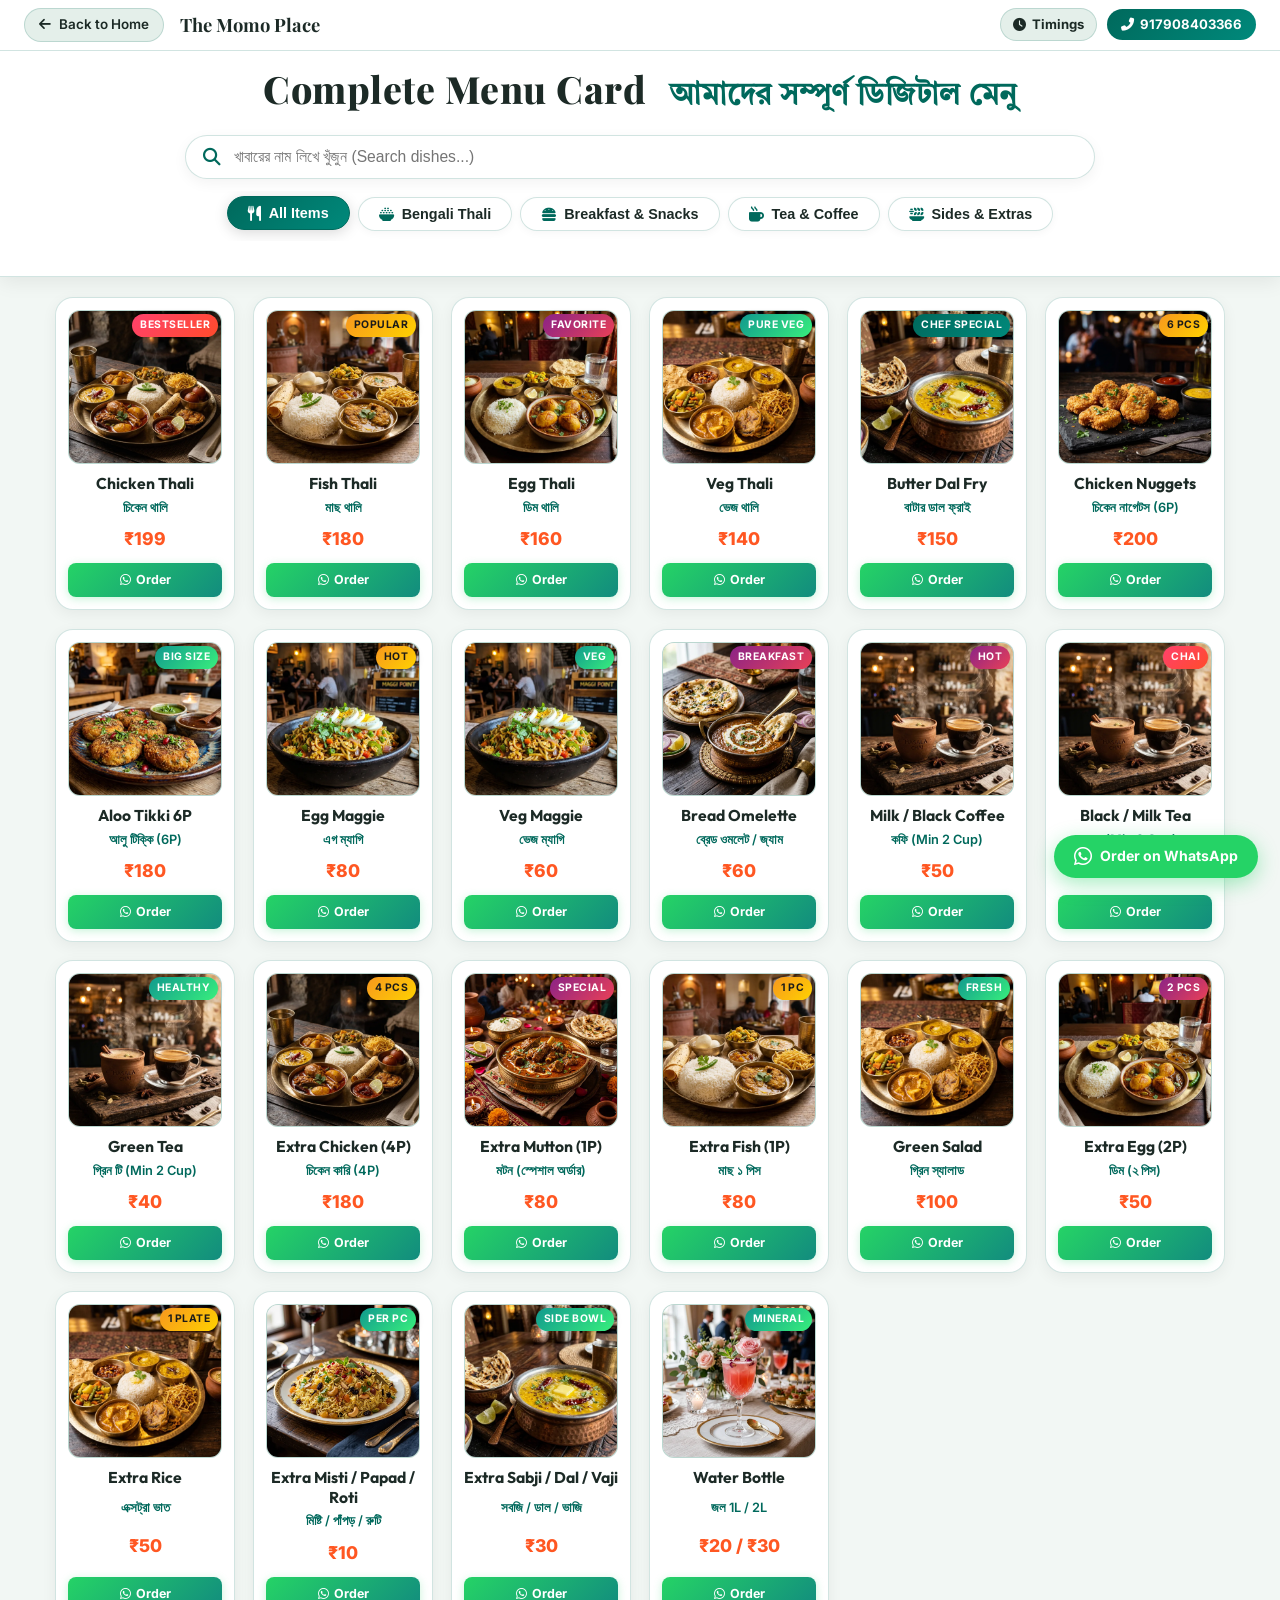
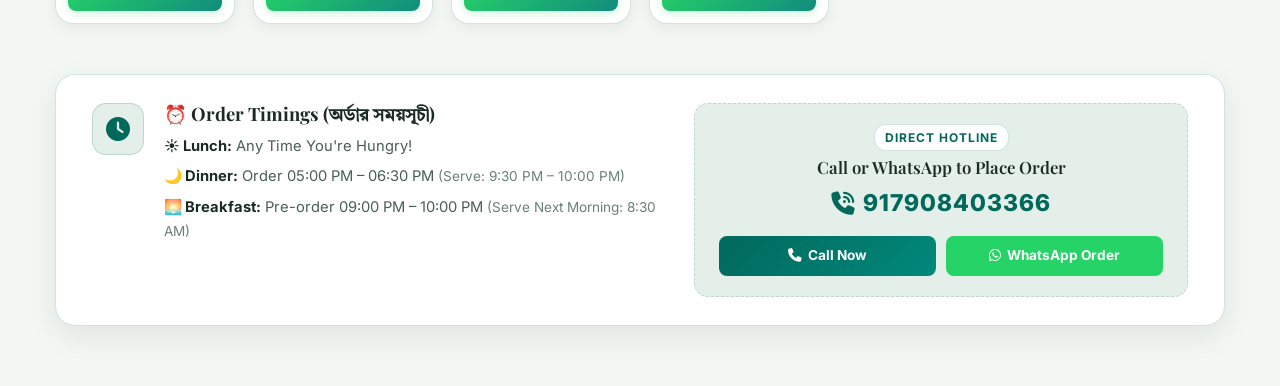
<file: menu.html>
﻿<!DOCTYPE html>
<html lang="bn">
<head>
    <meta charset="UTF-8">
    <meta name="viewport" content="width=device-width, initial-scale=1.0">
    <title>Full Menu Card | The Momo Place| সম্পূর্ণ মেনু</title>
    
    <!-- Meta Descriptions & SEO -->
    <meta name="description" content="Explore the full digital menu of The Momo Place. Bengali Thalis, Snacks, Tea, Coffee, Extras & Direct WhatsApp Ordering.">
    <meta name="theme-color" content="#c9a24b">
    
    <!-- Fonts -->
    <link rel="preconnect" href="https://fonts.googleapis.com">
    <link rel="preconnect" href="https://fonts.gstatic.com" crossorigin>
    <link href="https://fonts.googleapis.com/css2?family=Cinzel:wght@500;700;900&family=Inter:wght@300;400;500;600;700;800&family=Outfit:wght@400;500;600;700;800&family=Playfair+Display:ital,wght@0,600;0,700;0,900;1,600&family=Tiro+Bangla:ital@0;1&display=swap" rel="stylesheet">
    
    <!-- Font Awesome -->
    <link rel="stylesheet" href="https://cdnjs.cloudflare.com/ajax/libs/font-awesome/6.5.1/css/all.min.css">
    
    <!-- Main Style -->
    <link rel="stylesheet" href="styles.css">

    <style>
        /* Specific Styles for Compact Full Menu Page (LIGHT THEME) */
        .full-menu-page {
            background-color: var(--bg-deep);
            color: var(--text-primary);
            min-height: 100vh;
        }

        /* Sticky Top Header Container */
        .sticky-menu-top-container {
            position: sticky;
            top: 0;
            z-index: 1000;
            background: var(--bg-card);
            backdrop-filter: blur(20px);
            -webkit-backdrop-filter: blur(20px);
            border-bottom: 1.5px solid var(--glass-border);
            box-shadow: 0 4px 20px rgba(0, 0, 0, 0.08);
        }

        .full-menu-nav {
            padding: 8px 24px;
            display: flex;
            align-items: center;
            justify-content: space-between;
            border-bottom: 1px solid var(--glass-border);
        }

        .full-menu-nav-left {
            display: flex;
            align-items: center;
            gap: 16px;
        }

        .nav-back-btn {
            display: inline-flex;
            align-items: center;
            gap: 8px;
            background: var(--bg-dark);
            border: 1px solid var(--glass-border);
            color: var(--text-primary);
            padding: 5px 14px;
            border-radius: 25px;
            text-decoration: none;
            font-weight: 600;
            font-size: 0.84rem;
            transition: all 0.3s ease;
        }

        .nav-back-btn:hover {
            background: var(--accent-gold);
            color: #ffffff;
            border-color: var(--accent-gold);
            transform: translateX(-3px);
            box-shadow: 0 0 15px rgba(0, 0, 0, 0.15);
        }

        .full-menu-logo-title {
            font-family: 'Playfair Display', serif;
            font-size: 1.15rem;
            font-weight: 700;
            color: var(--text-primary);
        }

        .full-menu-logo-title span {
            color: var(--accent-gold);
        }

        .full-menu-nav-right {
            display: flex;
            align-items: center;
            gap: 10px;
        }

        .nav-timing-btn {
            display: inline-flex;
            align-items: center;
            gap: 6px;
            background: var(--bg-dark);
            border: 1px solid var(--glass-border);
            color: var(--text-primary);
            padding: 5px 12px;
            border-radius: 25px;
            text-decoration: none;
            font-weight: 700;
            font-size: 0.82rem;
            transition: all 0.3s ease;
        }

        .nav-timing-btn:hover {
            background: var(--accent-gold);
            color: #ffffff;
            border-color: var(--accent-gold);
            transform: translateY(-2px);
            box-shadow: 0 0 15px rgba(0, 0, 0, 0.15);
        }

        .nav-call-btn {
            display: inline-flex;
            align-items: center;
            gap: 6px;
            background: linear-gradient(135deg, var(--accent-gold), var(--accent-amber));
            color: #ffffff;
            padding: 5px 14px;
            border-radius: 25px;
            text-decoration: none;
            font-weight: 700;
            font-size: 0.82rem;
            transition: all 0.3s ease;
        }

        .nav-call-btn:hover {
            transform: translateY(-2px);
            box-shadow: 0 4px 15px rgba(0, 0, 0, 0.2);
        }

        /* Full Menu Hero Header */
        .full-menu-hero {
            text-align: center;
            padding: 14px 20px 10px;
            position: relative;
        }

        .full-menu-hero h1 {
            font-family: 'Playfair Display', serif;
            font-size: 2.35rem;
            font-weight: 800;
            color: var(--text-primary);
            margin-bottom: 0;
            line-height: 1.25;
            letter-spacing: 0.5px;
        }

        .full-menu-hero h1 .bengali-heading {
            color: var(--accent-gold);
            display: inline-block;
            font-size: 1.85rem;
            margin-left: 14px;
            font-family: 'Tiro Bangla', serif;
            font-weight: 700;
        }

        .full-menu-hero p {
            display: none;
        }

        /* Search & Filter Controls */
        .menu-control-bar {
            max-width: 950px;
            margin: 0 auto;
            padding: 10px 20px 15px;
        }

        .search-box-wrapper {
            position: relative;
            margin-bottom: 12px;
        }

        .search-box-wrapper input {
            width: 100%;
            background: var(--bg-card);
            border: 1.5px solid var(--glass-border);
            padding: 12px 20px 12px 48px;
            border-radius: 30px;
            color: var(--text-primary);
            font-size: 0.98rem;
            outline: none;
            transition: all 0.3s ease;
            box-shadow: 0 4px 14px rgba(0, 0, 0, 0.05);
        }

        .search-box-wrapper input:focus {
            border-color: var(--accent-gold);
            box-shadow: 0 0 18px rgba(0, 0, 0, 0.1);
            background: var(--bg-card);
        }

        .search-box-wrapper i {
            position: absolute;
            left: 18px;
            top: 50%;
            transform: translateY(-50%);
            color: var(--accent-gold);
            font-size: 1.1rem;
        }

        .menu-category-tabs {
            touch-action: pan-x pan-y;
            overscroll-behavior-x: contain;
            display: flex;
            justify-content: center;
            flex-wrap: wrap;
            gap: 10px;
            margin: 0;
        }

        .menu-tab-btn {
            background: var(--bg-card);
            border: 1.5px solid var(--glass-border);
            color: var(--text-secondary);
            padding: 8px 20px;
            border-radius: 25px;
            font-size: 0.9rem;
            font-weight: 600;
            cursor: pointer;
            backdrop-filter: blur(8px);
            transition: all 0.25s ease;
            display: inline-flex;
            align-items: center;
            gap: 8px;
            box-shadow: 0 2px 8px rgba(0, 0, 0, 0.04);
        }

        .menu-tab-btn i {
            color: var(--accent-gold);
            font-size: 0.95rem;
            transition: transform 0.3s ease;
        }

        .menu-tab-btn:hover {
            border-color: var(--accent-gold);
            color: var(--text-primary);
            background: var(--bg-card2, #f4f8f9);
            transform: translateY(-2px);
            box-shadow: 0 4px 15px rgba(0, 0, 0, 0.08);
        }

        .menu-tab-btn.active {
            background: linear-gradient(135deg, var(--accent-gold), var(--accent-amber));
            border-color: var(--accent-gold);
            color: #ffffff;
            box-shadow: 0 3px 14px rgba(0, 0, 0, 0.15);
            transform: translateY(-1px);
        }

        .menu-tab-btn.active i {
            color: #ffffff;
        }

        /* Compact Grid for Full Menu */
        .compact-menu-grid-container {
            max-width: 1200px;
            margin: 20px auto 50px;
            padding: 0 15px;
        }

        .compact-grid {
            display: grid;
            grid-template-columns: repeat(auto-fill, minmax(180px, 1fr));
            gap: 18px;
        }

        .compact-grid .food-menu-card {
            flex: initial;
            width: 100%;
            animation: floatMenuItem 4.5s ease-in-out infinite alternate;
        }

        .compact-grid .food-menu-card.hidden {
            display: none !important;
        }

        /* No Results Message */
        #no-results-msg {
            text-align: center;
            padding: 50px 20px;
            font-size: 1.1rem;
            color: var(--accent-gold);
            display: none;
            grid-column: 1 / -1;
        }

        /* Order Info Banner (Light Theme) */
        .order-info-banner {
            display: flex;
            align-items: stretch;
            justify-content: space-between;
            gap: 25px;
            padding: 28px 36px;
            border-radius: 20px;
            background: var(--bg-card);
            border: 1.5px solid var(--glass-border);
            box-shadow: 0 10px 30px rgba(0, 0, 0, 0.07);
        }

        .order-timing-card {
            display: flex;
            gap: 20px;
            flex: 1.3;
        }

        .timing-icon {
            width: 52px;
            height: 52px;
            border-radius: 14px;
            background: var(--bg-dark);
            border: 1px solid var(--glass-border);
            display: flex;
            align-items: center;
            justify-content: center;
            color: var(--accent-gold);
            font-size: 1.5rem;
            flex-shrink: 0;
        }

        .timing-details h4 {
            color: var(--text-primary);
            font-size: 1.15rem;
            margin-bottom: 10px;
            font-weight: 700;
        }

        .timing-details ul {
            list-style: none;
            padding: 0;
            margin: 0;
            display: flex;
            flex-direction: column;
            gap: 7px;
        }

        .timing-details li {
            font-size: 0.92rem;
            color: var(--text-secondary);
        }

        .timing-details li strong {
            color: var(--text-primary);
        }

        .timing-details .serve-time {
            color: var(--text-muted);
            font-size: 0.85rem;
        }

        .order-call-box {
            flex: 1;
            display: flex;
            flex-direction: column;
            align-items: center;
            justify-content: center;
            text-align: center;
            background: var(--bg-dark);
            padding: 20px 24px;
            border-radius: 14px;
            border: 1px dashed var(--glass-border);
        }

        .call-badge {
            background: var(--bg-card);
            color: var(--accent-gold);
            font-size: 0.75rem;
            font-weight: 700;
            text-transform: uppercase;
            letter-spacing: 1px;
            padding: 3px 10px;
            border-radius: 12px;
            margin-bottom: 6px;
            border: 1px solid var(--glass-border);
        }

        .order-call-box h3 {
            font-size: 1.05rem;
            color: var(--text-primary);
            margin-bottom: 8px;
            font-weight: 600;
        }

        .order-phone-link {
            font-size: 1.45rem;
            font-weight: 800;
            color: var(--accent-gold);
            text-decoration: none;
            letter-spacing: 1px;
            display: inline-flex;
            align-items: center;
            gap: 8px;
            margin-bottom: 14px;
            transition: transform 0.3s ease;
        }

        .order-phone-link:hover {
            transform: scale(1.05);
        }

        .quick-action-btns {
            display: flex;
            gap: 10px;
            width: 100%;
        }

        .direct-call-btn, .direct-wp-btn {
            flex: 1;
            padding: 9px 12px;
            border-radius: 8px;
            font-size: 0.85rem;
            font-weight: 700;
            text-decoration: none;
            display: inline-flex;
            align-items: center;
            justify-content: center;
            gap: 6px;
            transition: all 0.3s ease;
        }

        .direct-call-btn {
            background: linear-gradient(135deg, var(--accent-gold), var(--accent-amber));
            color: #ffffff;
        }

        .direct-call-btn:hover {
            transform: translateY(-2px);
            box-shadow: 0 4px 15px rgba(0, 0, 0, 0.2);
        }

        .direct-wp-btn {
            background: #25D366;
            color: #ffffff;
        }

        .direct-wp-btn:hover {
            background: #1ebc59;
            transform: translateY(-2px);
            box-shadow: 0 4px 15px rgba(37, 211, 102, 0.4);
        }

        /* Floating Order Quick Dial */
        .floating-order-btn {
            position: fixed;
            bottom: 22px;
            right: 22px;
            z-index: 999;
            display: flex;
            align-items: center;
            gap: 8px;
            background: #25D366;
            color: #ffffff;
            padding: 10px 20px;
            border-radius: 35px;
            text-decoration: none;
            font-weight: 700;
            font-size: 0.88rem;
            box-shadow: 0 6px 20px rgba(37, 211, 102, 0.4);
            transition: all 0.3s ease;
            animation: pulseOrderBtn 2.5s infinite;
        }

        .floating-order-btn:hover {
            background: #1ebc59;
            color: #ffffff;
            transform: scale(1.06);
            box-shadow: 0 8px 25px rgba(37, 211, 102, 0.6);
        }

        @keyframes pulseOrderBtn {
            0%, 100% { transform: scale(1); }
            50% { transform: scale(1.04); }
        }

        @media (max-width: 900px) {
            .order-info-banner {
                flex-direction: column;
                padding: 22px;
            }
            .order-timing-card {
                flex-direction: column;
                gap: 12px;
            }
        }

        @media (max-width: 600px) {
            .full-menu-nav {
                padding: 8px 12px;
            }
            .nav-back-btn span {
                display: none;
            }
            .full-menu-logo-title {
                font-size: 1.05rem;
            }
            .nav-timing-btn {
                padding: 4px 8px;
                font-size: 0.76rem;
            }
            .nav-timing-btn span {
                display: none;
            }
            .nav-call-btn {
                padding: 4px 10px;
                font-size: 0.76rem;
            }
            .full-menu-hero {
                padding: 10px 10px 4px;
            }
            .full-menu-hero h1 {
                font-size: 1.65rem;
            }
            .full-menu-hero h1 .bengali-heading {
                font-size: 1.35rem;
                display: block;
                margin-left: 0;
                margin-top: 4px;
            }
            .menu-control-bar {
                padding: 6px 12px 10px;
            }
            .search-box-wrapper {
                margin-bottom: 8px;
            }
            .search-box-wrapper input {
                padding: 9px 16px 9px 38px;
                font-size: 0.88rem;
                border-radius: 25px;
            }
            .search-box-wrapper i {
                left: 14px;
                font-size: 0.95rem;
            }
            .menu-category-tabs {
            touch-action: pan-x pan-y;
            overscroll-behavior-x: contain;
                gap: 6px;
                overflow-x: auto;
                flex-wrap: nowrap;
                justify-content: flex-start;
                padding-bottom: 4px;
                -webkit-overflow-scrolling: touch;
            }
            .menu-tab-btn {
                padding: 6px 14px;
                font-size: 0.8rem;
                border-radius: 20px;
                white-space: nowrap;
                flex-shrink: 0;
            }
            .compact-grid {
                grid-template-columns: repeat(2, 1fr);
                gap: 10px;
            }
            .compact-grid .food-menu-card {
                padding: 8px;
            }
            .food-title {
                font-size: 0.86rem;
            }
            .bengali-title {
                font-size: 0.72rem;
            }
            .food-price {
                font-size: 0.95rem;
            }
            .food-order-btn {
                padding: 5px 8px;
                font-size: 0.72rem;
            }
        }
    </style>
</head>
<body class="full-menu-page">

    <!-- Sticky Top Header (Navbar + Hero Title + Search Box + Filter Tabs) -->
    <div class="sticky-menu-top-container">
        <!-- Top Navigation Bar -->
        <nav class="full-menu-nav">
            <div class="full-menu-nav-left">
                <a href="index.html" class="nav-back-btn" title="Go back to Home Page">
                    <i class="fas fa-arrow-left"></i> <span>Back to Home</span>
                </a>
                <div class="full-menu-logo-title">The Momo Place</div>
            </div>
            <div class="full-menu-nav-right">
                <a href="#order-timings" class="nav-timing-btn" id="nav-timing-toggle-btn" title="Order Timings (অর্ডার সময়সূচী)">
                    <i class="fas fa-clock" id="nav-timing-icon"></i> <span id="nav-timing-text">Timings</span>
                </a>
                <a href="tel:917908403366" class="nav-call-btn">
                    <i class="fas fa-phone-alt"></i> <span>917908403366</span>
                </a>
            </div>
        </nav>

        <!-- Hero Header -->
        <header class="full-menu-hero">
            <h1>Complete Menu Card <span class="bengali-heading">আমাদের সম্পূর্ণ ডিজিটাল মেনু</span></h1>
        </header>

        <!-- Search Bar & Category Filter Tabs -->
        <div class="menu-control-bar">
            <div class="search-box-wrapper">
                <i class="fas fa-search"></i>
                <input type="text" id="menu-search-input" placeholder="খাবারের নাম লিখে খুঁজুন (Search dishes...)" autocomplete="off">
            </div>

            <div class="menu-category-tabs">
                <button class="menu-tab-btn active" data-category="all">
                    <i class="fas fa-utensils"></i> All Items
                </button>
                <button class="menu-tab-btn" data-category="thali">
                    <i class="fas fa-bowl-rice"></i> Bengali Thali
                </button>
                <button class="menu-tab-btn" data-category="snacks">
                    <i class="fas fa-burger"></i> Breakfast & Snacks
                </button>
                <button class="menu-tab-btn" data-category="beverages">
                    <i class="fas fa-mug-hot"></i> Tea & Coffee
                </button>
                <button class="menu-tab-btn" data-category="extras">
                    <i class="fas fa-plate-wheat"></i> Sides & Extras
                </button>
            </div>
        </div>
    </div>

    <!-- Compact Full Menu Grid -->
    <main class="compact-menu-grid-container">
        <div class="compact-grid" id="full-menu-grid">

            <!-- 1. Chicken Thali -->
            <div class="food-menu-card" data-category="thali" data-keywords="chicken thali murgi murgir mangsho rice dal sabji thali">
                <div class="food-card-badge bestseller">Bestseller</div>
                <div class="food-card-img-box">
                    <img src="assets/menu_chicken_thali.webp" alt="Chicken Thali" loading="lazy">
                </div>
                <div class="food-card-body">
                    <h3 class="food-title">Chicken Thali</h3>
                    <span class="bengali-title">চিকেন থালি</span>
                    <span class="food-price">₹199</span>
                    <a href="https://wa.me/917908403366?text==Hi%20The%20Momo%20Place,%20I%20want%20to%20order%20Chicken%20Thali%20(₹199)" target="_blank" class="food-order-btn">
                        <i class="fab fa-whatsapp"></i> Order
                    </a>
                </div>
            </div>

            <!-- 2. Fish Thali -->
            <div class="food-menu-card" data-category="thali" data-keywords="fish thali macher thali mach jhol rui katla rice dal thali">
                <div class="food-card-badge popular">Popular</div>
                <div class="food-card-img-box">
                    <img src="assets/menu_fish_thali.webp" alt="Fish Thali" loading="lazy">
                </div>
                <div class="food-card-body">
                    <h3 class="food-title">Fish Thali</h3>
                    <span class="bengali-title">মাছ থালি</span>
                    <span class="food-price">₹180</span>
                    <a href="https://wa.me/917908403366?text==Hi%20The%20Momo%20Place,%20I%20want%20to%20order%20Fish%20Thali%20(₹180)" target="_blank" class="food-order-btn">
                        <i class="fab fa-whatsapp"></i> Order
                    </a>
                </div>
            </div>

            <!-- 3. Egg Thali -->
            <div class="food-menu-card" data-category="thali" data-keywords="egg thali dimer thali dim kosha rice dal thali">
                <div class="food-card-badge special">Favorite</div>
                <div class="food-card-img-box">
                    <img src="assets/menu_egg_thali.webp" alt="Egg Thali" loading="lazy">
                </div>
                <div class="food-card-body">
                    <h3 class="food-title">Egg Thali</h3>
                    <span class="bengali-title">ডিম থালি</span>
                    <span class="food-price">₹160</span>
                    <a href="https://wa.me/917908403366?text==Hi%20The%20Momo%20Place,%20I%20want%20to%20order%20Egg%20Thali%20(₹160)" target="_blank" class="food-order-btn">
                        <i class="fab fa-whatsapp"></i> Order
                    </a>
                </div>
            </div>

            <!-- 4. Veg Thali -->
            <div class="food-menu-card" data-category="thali" data-keywords="veg thali niramish thali paneer dal sabji rice mishti doi">
                <div class="food-card-badge pure-veg">Pure Veg</div>
                <div class="food-card-img-box">
                    <img src="assets/menu_veg_thali.webp" alt="Veg Thali" loading="lazy">
                </div>
                <div class="food-card-body">
                    <h3 class="food-title">Veg Thali</h3>
                    <span class="bengali-title">ভেজ থালি</span>
                    <span class="food-price">₹140</span>
                    <a href="https://wa.me/917908403366?text==Hi%20The%20Momo%20Place,%20I%20want%20to%20order%20Veg%20Thali%20(₹140)" target="_blank" class="food-order-btn">
                        <i class="fab fa-whatsapp"></i> Order
                    </a>
                </div>
            </div>

            <!-- 5. Butter Dal Fry -->
            <div class="food-menu-card" data-category="extras" data-keywords="butter dal fry yellow dal tadka veg">
                <div class="food-card-badge chef">Chef Special</div>
                <div class="food-card-img-box">
                    <img src="assets/menu_butter_dal_fry.webp" alt="Butter Dal Fry" loading="lazy">
                </div>
                <div class="food-card-body">
                    <h3 class="food-title">Butter Dal Fry</h3>
                    <span class="bengali-title">বাটার ডাল ফ্রাই</span>
                    <span class="food-price">₹150</span>
                    <a href="https://wa.me/917908403366?text==Hi%20The%20Momo%20Place,%20I%20want%20to%20order%20Butter%20Dal%20Fry%20(₹150)" target="_blank" class="food-order-btn">
                        <i class="fab fa-whatsapp"></i> Order
                    </a>
                </div>
            </div>

            <!-- 6. Chicken Nuggets (6P) -->
            <div class="food-menu-card" data-category="snacks" data-keywords="chicken nuggets 6p fried snacks non-veg">
                <div class="food-card-badge popular">6 Pcs</div>
                <div class="food-card-img-box">
                    <img src="assets/menu_chicken_nuggets.webp" alt="Chicken Nuggets" loading="lazy">
                </div>
                <div class="food-card-body">
                    <h3 class="food-title">Chicken Nuggets</h3>
                    <span class="bengali-title">চিকেন নাগেটস (6P)</span>
                    <span class="food-price">₹200</span>
                    <a href="https://wa.me/917908403366?text==Hi%20The%20Momo%20Place,%20I%20want%20to%20order%20Chicken%20Nuggets%20(₹200)" target="_blank" class="food-order-btn">
                        <i class="fab fa-whatsapp"></i> Order
                    </a>
                </div>
            </div>

            <!-- 7. Aloo Tikki Big Size (6P) -->
            <div class="food-menu-card" data-category="snacks" data-keywords="aloo tikki potato cutlet snacks big size veg">
                <div class="food-card-badge pure-veg">Big Size</div>
                <div class="food-card-img-box">
                    <img src="assets/menu_aloo_tikki.webp" alt="Aloo Tikki Big Size" loading="lazy">
                </div>
                <div class="food-card-body">
                    <h3 class="food-title">Aloo Tikki 6P</h3>
                    <span class="bengali-title">আলু টিক্কি (6P)</span>
                    <span class="food-price">₹180</span>
                    <a href="https://wa.me/917908403366?text==Hi%20The%20Momo%20Place,%20I%20want%20to%20order%20Aloo%20Tikki%20(₹180)" target="_blank" class="food-order-btn">
                        <i class="fab fa-whatsapp"></i> Order
                    </a>
                </div>
            </div>

            <!-- 8. Egg Maggie -->
            <div class="food-menu-card" data-category="snacks" data-keywords="egg maggie noodles masala snacks">
                <div class="food-card-badge popular">Hot</div>
                <div class="food-card-img-box">
                    <img src="assets/menu_egg_maggie.webp" alt="Egg Maggie" loading="lazy">
                </div>
                <div class="food-card-body">
                    <h3 class="food-title">Egg Maggie</h3>
                    <span class="bengali-title">এগ ম্যাগি</span>
                    <span class="food-price">₹80</span>
                    <a href="https://wa.me/917908403366?text==Hi%20The%20Momo%20Place,%20I%20want%20to%20order%20Egg%20Maggie%20(₹80)" target="_blank" class="food-order-btn">
                        <i class="fab fa-whatsapp"></i> Order
                    </a>
                </div>
            </div>

            <!-- 9. Veg Maggie -->
            <div class="food-menu-card" data-category="snacks" data-keywords="veg maggie masala noodles snacks vegetarian">
                <div class="food-card-badge pure-veg">Veg</div>
                <div class="food-card-img-box">
                    <img src="assets/menu_egg_maggie.webp" alt="Veg Maggie" loading="lazy">
                </div>
                <div class="food-card-body">
                    <h3 class="food-title">Veg Maggie</h3>
                    <span class="bengali-title">ভেজ ম্যাগি</span>
                    <span class="food-price">₹60</span>
                    <a href="https://wa.me/917908403366?text==Hi%20The%20Momo%20Place,%20I%20want%20to%20order%20Veg%20Maggie%20(₹60)" target="_blank" class="food-order-btn">
                        <i class="fab fa-whatsapp"></i> Order
                    </a>
                </div>
            </div>

            <!-- 10. Bread Omelette / Jam / Butter -->
            <div class="food-menu-card" data-category="snacks" data-keywords="bread omelette jam butter breakfast toast egg">
                <div class="food-card-badge special">Breakfast</div>
                <div class="food-card-img-box">
                    <img src="assets/menu6.webp" alt="Bread Omelette Jam Butter" loading="lazy">
                </div>
                <div class="food-card-body">
                    <h3 class="food-title">Bread Omelette</h3>
                    <span class="bengali-title">ব্রেড ওমলেট / জ্যাম</span>
                    <span class="food-price">₹60</span>
                    <a href="https://wa.me/917908403366?text==Hi%20The%20Momo%20Place,%20I%20want%20to%20order%20Bread%20Omelette%20(₹60)" target="_blank" class="food-order-btn">
                        <i class="fab fa-whatsapp"></i> Order
                    </a>
                </div>
            </div>

            <!-- 11. Milk / Black Coffee -->
            <div class="food-menu-card" data-category="beverages" data-keywords="coffee milk coffee black coffee hot drink beverages espresso">
                <div class="food-card-badge special">Hot</div>
                <div class="food-card-img-box">
                    <img src="assets/menu_tea_coffee.webp" alt="Milk and Black Coffee" loading="lazy">
                </div>
                <div class="food-card-body">
                    <h3 class="food-title">Milk / Black Coffee</h3>
                    <span class="bengali-title">কফি (Min 2 Cup)</span>
                    <span class="food-price">₹50</span>
                    <a href="https://wa.me/917908403366?text==Hi%20The%20Momo%20Place,%20I%20want%20to%20order%20Coffee" target="_blank" class="food-order-btn">
                        <i class="fab fa-whatsapp"></i> Order
                    </a>
                </div>
            </div>

            <!-- 12. Black / Milk Tea -->
            <div class="food-menu-card" data-category="beverages" data-keywords="tea chai milk tea black tea masala chai beverage">
                <div class="food-card-badge bestseller">Chai</div>
                <div class="food-card-img-box">
                    <img src="assets/menu_tea_coffee.webp" alt="Black and Milk Tea" loading="lazy">
                </div>
                <div class="food-card-body">
                    <h3 class="food-title">Black / Milk Tea</h3>
                    <span class="bengali-title">চা (Min 2 Cup)</span>
                    <span class="food-price">₹25</span>
                    <a href="https://wa.me/917908403366?text==Hi%20The%20Momo%20Place,%20I%20want%20to%20order%20Tea" target="_blank" class="food-order-btn">
                        <i class="fab fa-whatsapp"></i> Order
                    </a>
                </div>
            </div>

            <!-- 13. Green Tea -->
            <div class="food-menu-card" data-category="beverages" data-keywords="green tea healthy detox hot beverage">
                <div class="food-card-badge pure-veg">Healthy</div>
                <div class="food-card-img-box">
                    <img src="assets/menu_tea_coffee.webp" alt="Green Tea" loading="lazy">
                </div>
                <div class="food-card-body">
                    <h3 class="food-title">Green Tea</h3>
                    <span class="bengali-title">গ্রিন টি (Min 2 Cup)</span>
                    <span class="food-price">₹40</span>
                    <a href="https://wa.me/917908403366?text==Hi%20The%20Momo%20Place,%20I%20want%20to%20order%20Green%20Tea" target="_blank" class="food-order-btn">
                        <i class="fab fa-whatsapp"></i> Order
                    </a>
                </div>
            </div>

            <!-- 14. Extra Chicken (4P) -->
            <div class="food-menu-card" data-category="extras" data-keywords="extra chicken 4p murgir mangsho chicken curry side non-veg">
                <div class="food-card-badge popular">4 Pcs</div>
                <div class="food-card-img-box">
                    <img src="assets/menu_chicken_thali.webp" alt="Extra Chicken 4P" loading="lazy">
                </div>
                <div class="food-card-body">
                    <h3 class="food-title">Extra Chicken (4P)</h3>
                    <span class="bengali-title">চিকেন কারি (4P)</span>
                    <span class="food-price">₹180</span>
                    <a href="https://wa.me/917908403366?text==Hi%20The%20Momo%20Place,%20I%20want%20to%20order%20Extra%20Chicken%204P%20(₹180)" target="_blank" class="food-order-btn">
                        <i class="fab fa-whatsapp"></i> Order
                    </a>
                </div>
            </div>

            <!-- 15. Extra Mutton (1P - Special Order) -->
            <div class="food-menu-card" data-category="extras" data-keywords="extra mutton 1p khasi mangsho mutton kosha special non-veg">
                <div class="food-card-badge special">Special</div>
                <div class="food-card-img-box">
                    <img src="assets/menu3.webp" alt="Extra Mutton 1P" loading="lazy">
                </div>
                <div class="food-card-body">
                    <h3 class="food-title">Extra Mutton (1P)</h3>
                    <span class="bengali-title">মটন (স্পেশাল অর্ডার)</span>
                    <span class="food-price">₹80</span>
                    <a href="https://wa.me/917908403366?text==Hi%20The%20Momo%20Place,%20I%20want%20to%20order%20Extra%20Mutton%20(₹80)" target="_blank" class="food-order-btn">
                        <i class="fab fa-whatsapp"></i> Order
                    </a>
                </div>
            </div>

            <!-- 16. Extra Fish (1P) -->
            <div class="food-menu-card" data-category="extras" data-keywords="extra fish 1p macher jhol rui katla side non-veg">
                <div class="food-card-badge popular">1 Pc</div>
                <div class="food-card-img-box">
                    <img src="assets/menu_fish_thali.webp" alt="Extra Fish 1P" loading="lazy">
                </div>
                <div class="food-card-body">
                    <h3 class="food-title">Extra Fish (1P)</h3>
                    <span class="bengali-title">মাছ ১ পিস</span>
                    <span class="food-price">₹80</span>
                    <a href="https://wa.me/917908403366?text==Hi%20The%20Momo%20Place,%20I%20want%20to%20order%20Extra%20Fish%20(₹80)" target="_blank" class="food-order-btn">
                        <i class="fab fa-whatsapp"></i> Order
                    </a>
                </div>
            </div>

            <!-- 17. Green Salad -->
            <div class="food-menu-card" data-category="extras" data-keywords="green salad cucumber tomato onion lemon salad veg">
                <div class="food-card-badge pure-veg">Fresh</div>
                <div class="food-card-img-box">
                    <img src="assets/menu_veg_thali.webp" alt="Green Salad" loading="lazy">
                </div>
                <div class="food-card-body">
                    <h3 class="food-title">Green Salad</h3>
                    <span class="bengali-title">গ্রিন স্যালাড</span>
                    <span class="food-price">₹100</span>
                    <a href="https://wa.me/917908403366?text==Hi%20The%20Momo%20Place,%20I%20want%20to%20order%20Green%20Salad%20(₹100)" target="_blank" class="food-order-btn">
                        <i class="fab fa-whatsapp"></i> Order
                    </a>
                </div>
            </div>

            <!-- 18. Extra Egg (2P) -->
            <div class="food-menu-card" data-category="extras" data-keywords="extra egg 2p dim egg curry side non-veg">
                <div class="food-card-badge special">2 Pcs</div>
                <div class="food-card-img-box">
                    <img src="assets/menu_egg_thali.webp" alt="Extra Egg 2P" loading="lazy">
                </div>
                <div class="food-card-body">
                    <h3 class="food-title">Extra Egg (2P)</h3>
                    <span class="bengali-title">ডিম (২ পিস)</span>
                    <span class="food-price">₹50</span>
                    <a href="https://wa.me/917908403366?text==Hi%20The%20Momo%20Place,%20I%20want%20to%20order%20Extra%20Egg%202P%20(₹50)" target="_blank" class="food-order-btn">
                        <i class="fab fa-whatsapp"></i> Order
                    </a>
                </div>
            </div>

            <!-- 19. Extra Rice -->
            <div class="food-menu-card" data-category="extras" data-keywords="extra rice bhat rice portion veg side">
                <div class="food-card-badge popular">1 Plate</div>
                <div class="food-card-img-box">
                    <img src="assets/menu_veg_thali.webp" alt="Extra Rice" loading="lazy">
                </div>
                <div class="food-card-body">
                    <h3 class="food-title">Extra Rice</h3>
                    <span class="bengali-title">এক্সট্রা ভাত</span>
                    <span class="food-price">₹50</span>
                    <a href="https://wa.me/917908403366?text==Hi%20The%20Momo%20Place,%20I%20want%20to%20order%20Extra%20Rice%20(₹50)" target="_blank" class="food-order-btn">
                        <i class="fab fa-whatsapp"></i> Order
                    </a>
                </div>
            </div>

            <!-- 20. Extra Misti / Papad / Roti -->
            <div class="food-menu-card" data-category="extras" data-keywords="extra misti papad roti sweet flatbread side">
                <div class="food-card-badge pure-veg">Per Pc</div>
                <div class="food-card-img-box">
                    <img src="assets/menu2.webp" alt="Extra Misti Papad Roti" loading="lazy">
                </div>
                <div class="food-card-body">
                    <h3 class="food-title">Extra Misti / Papad / Roti</h3>
                    <span class="bengali-title">মিষ্টি / পাঁপড় / রুটি</span>
                    <span class="food-price">₹10</span>
                    <a href="https://wa.me/917908403366?text==Hi%20The%20Momo%20Place,%20I%20want%20to%20order%20Extra%20Misti%20Papad%20Roti%20(₹10)" target="_blank" class="food-order-btn">
                        <i class="fab fa-whatsapp"></i> Order
                    </a>
                </div>
            </div>

            <!-- 21. Extra Sabji / Dal / Vaji -->
            <div class="food-menu-card" data-category="extras" data-keywords="extra sabji dal vaji butter dal fry veg side">
                <div class="food-card-badge pure-veg">Side Bowl</div>
                <div class="food-card-img-box">
                    <img src="assets/menu_butter_dal_fry.webp" alt="Extra Sabji Dal Vaji" loading="lazy">
                </div>
                <div class="food-card-body">
                    <h3 class="food-title">Extra Sabji / Dal / Vaji</h3>
                    <span class="bengali-title">সবজি / ডাল / ভাজি</span>
                    <span class="food-price">₹30</span>
                    <a href="https://wa.me/917908403366?text==Hi%20The%20Momo%20Place,%20I%20want%20to%20order%20Extra%20Sabji%20Dal%20Vaji%20(₹30)" target="_blank" class="food-order-btn">
                        <i class="fab fa-whatsapp"></i> Order
                    </a>
                </div>
            </div>

            <!-- 20. Packaged Water Bottle (1L / 2L) -->
            <div class="food-menu-card" data-category="beverages" data-keywords="water bottle 1l 2l mineral water drink">
                <div class="food-card-badge pure-veg">Mineral</div>
                <div class="food-card-img-box">
                    <img src="assets/menu5.webp" alt="Packaged Water Bottle" loading="lazy">
                </div>
                <div class="food-card-body">
                    <h3 class="food-title">Water Bottle</h3>
                    <span class="bengali-title">জল 1L / 2L</span>
                    <span class="food-price">₹20 / ₹30</span>
                    <a href="https://wa.me/917908403366?text==Hi%20The%20Momo%20Place,%20I%20want%20to%20order%20Water%20Bottle" target="_blank" class="food-order-btn">
                        <i class="fab fa-whatsapp"></i> Order
                    </a>
                </div>
            </div>

        </div>

        <!-- No Results Fallback -->
        <div id="no-results-msg">
            <i class="fas fa-search" style="font-size: 2.5rem; margin-bottom: 12px; display: block;"></i>
            <p>আপনার খোঁজা অনুযায়ী কোনো খাবার পাওয়া যায়নি। অন্য কিছু লিখে খুঁজুন।</p>
        </div>
    </main>

    <!-- Order Timings Banner -->
    <div id="order-timings" style="max-width: 1200px; margin: 0 auto 60px; padding: 0 15px; scroll-margin-top: 170px;">
        <div class="order-info-banner glassmorphism">
            <div class="order-timing-card">
                <div class="timing-icon"><i class="fas fa-clock"></i></div>
                <div class="timing-details">
                    <h4>⏰ Order Timings (অর্ডার সময়সূচী)</h4>
                    <ul>
                        <li><strong>☀️ Lunch:</strong> Any Time You're Hungry!</li>
                        <li><strong>🌙 Dinner:</strong> Order 05:00 PM – 06:30 PM <span class="serve-time">(Serve: 9:30 PM – 10:00 PM)</span></li>
                        <li><strong>🌅 Breakfast:</strong> Pre-order 09:00 PM – 10:00 PM <span class="serve-time">(Serve Next Morning: 8:30 AM)</span></li>
                    </ul>
                </div>
            </div>
            
            <div class="order-call-box">
                <div class="call-badge">Direct Hotline</div>
                <h3>Call or WhatsApp to Place Order</h3>
                <a href="tel:917908403366" class="order-phone-link">
                    <i class="fas fa-phone-volume"></i> 917908403366
                </a>
                <div class="quick-action-btns">
                    <a href="tel:917908403366" class="direct-call-btn">
                        <i class="fas fa-phone"></i> Call Now
                    </a>
                    <a href="https://wa.me/917908403366?text==Hello%20The%20Momo%20Place,%20I%20want%20to%20place%20an%20order!" target="_blank" class="direct-wp-btn">
                        <i class="fab fa-whatsapp"></i> WhatsApp Order
                    </a>
                </div>
            </div>
        </div>
    </div>

    <!-- Floating Direct WhatsApp Button -->
    <a href="https://wa.me/917908403366?text==Hello%20The%20Momo%20Place,%20I%20want%20to%20order%20food!" target="_blank" class="floating-order-btn" title="Direct WhatsApp Order">
        <i class="fab fa-whatsapp" style="font-size: 1.3rem;"></i> <span>Order on WhatsApp</span>
    </a>

    <!-- JavaScript for Live Search & Category Filtering -->
    <script>
        document.addEventListener('DOMContentLoaded', () => {
            const searchInput = document.getElementById('menu-search-input');
            const categoryTabs = document.querySelectorAll('.menu-tab-btn');
            const foodCards = document.querySelectorAll('.food-menu-card');
            const noResultsMsg = document.getElementById('no-results-msg');

            let activeCategory = 'all';

            function filterMenu() {
                const query = searchInput.value.toLowerCase().trim();
                let visibleCount = 0;

                foodCards.forEach(card => {
                    const cardCategory = card.getAttribute('data-category');
                    const keywords = (card.getAttribute('data-keywords') || '') + ' ' + card.innerText.toLowerCase();

                    const matchesCategory = (activeCategory === 'all' || cardCategory === activeCategory);
                    const matchesSearch = query === '' || keywords.includes(query);

                    if (matchesCategory && matchesSearch) {
                        card.classList.remove('hidden');
                        visibleCount++;
                    } else {
                        card.classList.add('hidden');
                    }
                });

                if (visibleCount === 0) {
                    noResultsMsg.style.display = 'block';
                } else {
                    noResultsMsg.style.display = 'none';
                }
            }

            // Category Tab Clicks
            categoryTabs.forEach(tab => {
                tab.addEventListener('click', () => {
                    categoryTabs.forEach(t => t.classList.remove('active'));
                    tab.classList.add('active');
                    activeCategory = tab.getAttribute('data-category');
                    const tabsContainer = tab.closest('.menu-category-tabs');
                    if (tabsContainer) {
                        const targetScroll = tab.offsetLeft - (tabsContainer.clientWidth / 2) + (tab.offsetWidth / 2);
                        tabsContainer.scrollTo({ left: targetScroll, behavior: 'smooth' });
                    }
                    filterMenu();
                });
            });

            // Search Input Live Filter
            searchInput.addEventListener('input', () => {
                filterMenu();
            });

            // ============================================================
            // TWO-WAY TOGGLE SCROLL (Click to go to Timings, Click again to go to Top)
            // ============================================================
            const timingToggleBtn = document.getElementById('nav-timing-toggle-btn');
            const timingIcon = document.getElementById('nav-timing-icon');
            const timingText = document.getElementById('nav-timing-text');
            const orderTimingsSection = document.getElementById('order-timings');

            function isNearTimingsSection() {
                if (!orderTimingsSection) return false;
                const rect = orderTimingsSection.getBoundingClientRect();
                return rect.top <= window.innerHeight * 0.75;
            }

            if (timingToggleBtn && orderTimingsSection) {
                timingToggleBtn.addEventListener('click', (e) => {
                    e.preventDefault();
                    if (isNearTimingsSection()) {
                        // If already at Timings section -> Smoothly scroll back to TOP
                        window.scrollTo({ top: 0, behavior: 'smooth' });
                    } else {
                        // Smoothly scroll DOWN to Order Timings section
                        orderTimingsSection.scrollIntoView({ behavior: 'smooth', block: 'start' });
                    }
                });

                // Dynamically update button icon/text when user scrolls near timings
                window.addEventListener('scroll', () => {
                    if (isNearTimingsSection()) {
                        timingToggleBtn.classList.add('at-bottom');
                        if (timingIcon) timingIcon.className = 'fas fa-arrow-up';
                        if (timingText) timingText.innerText = 'Top';
                        timingToggleBtn.title = 'Scroll back to Top (উপরে ফিরে যান)';
                    } else {
                        timingToggleBtn.classList.remove('at-bottom');
                        if (timingIcon) timingIcon.className = 'fas fa-clock';
                        if (timingText) timingText.innerText = 'Timings';
                        timingToggleBtn.title = 'Order Timings (অর্ডার সময়সূচী)';
                    }
                }, { passive: true });
            }
        });
    </script>
</body>
</html>
</file>
<file: styles.css>
﻿/* ============================================================
   THE MOMO PLACE — Fresh Oriental Mint & Spiced Coral Light Theme
   ============================================================ */

@import url('https://fonts.googleapis.com/css2?family=Playfair+Display:wght@400;600;700;800&family=Outfit:wght@300;400;600;800&family=Inter:wght@300;400;500;600&display=swap');

/* ---- CSS Variables ---- */
:root {
    --bg-deep:              #F2F7F4; /* Fresh Mint Cream (main bg) */
    --bg-dark:              #E4EFEA; /* Soft Mint Jade (section bg alt) */
    --bg-card:              #FFFFFF; /* Pure Crisp White for cards */
    --bg-card2:             #F7FBF9; /* Light Mint Cream for hover states */
    --bg-cream:             #FFFFFF; /* Crisp White */
    --accent-gold:          #00695C; /* Deep Emerald Teal (primary brand accent) */
    --accent-amber:         #00897B; /* Medium Emerald Teal */
    --accent-light:         #26A69A; /* Light Mint Teal */
    --accent-red:           #FF5722; /* Spiced Coral / Deep Chili Coral */
    --accent-warm:          #F4511E; /* Warm Spiced Coral */
    --text-primary:         #1C2A26; /* Deep Slate Mint Charcoal (primary text) */
    --text-secondary:       #4A5D57; /* Muted Teal Charcoal */
    --text-muted:           #6C7F78; /* Muted text */
    --text-light-section:   #1C2A26; /* Text on light sections */
    --glass-bg:             rgba(255, 255, 255, 0.88); /* Clean light glassmorphism */
    --glass-border:         rgba(0, 105, 92, 0.18);
    --glass-shadow:         0 8px 30px rgba(0, 105, 92, 0.08);
    --glow-gold:            0 0 25px rgba(255, 87, 34, 0.25);
    --radius-sm:            8px;
    --radius-md:            16px;
    --radius-lg:            24px;
    --transition:           all 0.4s cubic-bezier(0.4, 0, 0.2, 1);
}

/* ---- Reset ---- */
*, *::before, *::after {
    margin: 0;
    padding: 0;
    box-sizing: border-box;
}

html {
    scroll-behavior: smooth;
}

body {
    font-family: 'Inter', sans-serif;
    background-color: var(--bg-deep);
    color: var(--text-primary);
    overflow-x: hidden;
    line-height: 1.6;
}

body.no-scroll {
    overflow-y: hidden !important;
}

h1, h2, h3, h4 {
    font-family: 'Playfair Display', 'Tiro Bangla', serif;
    line-height: 1.2;
}

/* ---- Custom Scrollbar ---- */
::-webkit-scrollbar          { width: 6px; }
::-webkit-scrollbar-track    { background: var(--bg-deep); }
::-webkit-scrollbar-thumb    { background: var(--accent-gold); border-radius: 3px; }
::-webkit-scrollbar-thumb:hover { background: var(--accent-amber); }

/* ============================================================
   NAVBAR
   ============================================================ */
.navbar {
    position: sticky;
    top: 0;
    margin: 0;
    width: 100%;
    padding: 0 5%;
    height: 72px;
    border-radius: 0;
    display: flex;
    justify-content: space-between;
    align-items: center;
    background: rgba(242, 247, 244, 0.92);
    backdrop-filter: blur(20px);
    -webkit-backdrop-filter: blur(20px);
    z-index: 1000;
    border-bottom: 1px solid rgba(0, 105, 92, 0.2);
    box-shadow: 0 4px 30px rgba(0, 105, 92, 0.08);
    transition: var(--transition);
}

.navbar-scrolled {
    height: 62px;
    background: rgba(242, 247, 244, 0.97);
    border-bottom-color: rgba(201, 162, 75, 0.35);
    box-shadow: 0 8px 40px rgba(0, 105, 92, 0.12), var(--glow-gold);
}

.logo-container {
    display: flex;
    align-items: center;
    gap: 2px; /* Set gap to almost zero to align right next to logo image */
}

.logo-brand-img {
    height: 52px;
    width: auto;
    object-fit: contain;
    transition: var(--transition);
}

.logo-brand-img:hover {
    transform: scale(1.04);
}

.logo-text-wrapper {
    display: flex;
    align-items: center;
    position: relative;
    padding-left: 0px; /* Removed padding entirely to start text immediately */
    /* no overflow: hidden so football can roll across the whole screen */
}

.animated-football-header {
    position: absolute;
    left: -52px;
    width: 48px;
    height: 48px;
    top: 50%;
    margin-top: -24px;
    display: inline-block;
    z-index: 10;
    animation: footballRollAcross 14s linear infinite;
    will-change: left, transform, opacity;
    pointer-events: none;
}

.animated-football-header svg,
.animated-football-header img {
    width: 100%;
    height: 100%;
}

.logo-text {
    font-size: 1.5rem;
    font-weight: 800;
    letter-spacing: 1px;
    background: linear-gradient(90deg, var(--accent-gold), var(--accent-red));
    -webkit-background-clip: text;
    -webkit-text-fill-color: transparent;
    font-family: 'Outfit', sans-serif;
    display: inline-block;
    white-space: nowrap;
    overflow: hidden;
    clip-path: inset(0 100% 0 0);
    opacity: 0;
    animation: revealTextWipe 14s linear infinite;
    will-change: clip-path, opacity;
}

.nav-links {
    display: flex;
    flex-direction: column;
    position: absolute;
    top: 100%;
    right: 5%; /* Align with padding of navbar actions */
    width: 210px;
    height: auto;
    background: rgba(242, 247, 244, 0.97);
    backdrop-filter: blur(20px);
    -webkit-backdrop-filter: blur(20px);
    border: 1px solid rgba(0, 105, 92, 0.2);
    border-radius: 0 0 var(--radius-md) var(--radius-md);
    padding: 1.5rem 0;
    gap: 0.25rem;
    box-shadow: 0 15px 40px rgba(0, 105, 92, 0.12);
    opacity: 0;
    transform: translateY(-8px);
    pointer-events: none;
    transition: all 0.3s cubic-bezier(0.165, 0.84, 0.44, 1);
    align-items: center;
    list-style: none;
    z-index: 1000;
}

.nav-links.nav-active {
    opacity: 1;
    transform: translateY(0);
    pointer-events: auto;
}

.nav-links a {
    text-decoration: none;
    color: var(--text-secondary);
    font-weight: 500;
    font-size: 0.95rem;
    letter-spacing: 0.5px;
    text-transform: uppercase;
    padding: 0.65rem 1.4rem;
    border-radius: var(--radius-sm);
    transition: var(--transition);
    position: relative;
    display: block;
    width: 100%;
    text-align: center;
}

.nav-links a::after {
    content: '';
    position: absolute;
    bottom: 2px;
    left: 50%;
    transform: translateX(-50%);
    width: 0;
    height: 1.5px;
    background: var(--accent-gold);
    border-radius: 2px;
    transition: width 0.3s ease;
}

.nav-links a:hover {
    color: var(--accent-light);
}

.nav-links a:hover::after {
    width: 60%;
}

.navbar-actions {
    display: flex;
    align-items: center;
    gap: 0.35rem;
}
.dripza-btn-nav {
    background: transparent !important;
    border: none !important;
    width: 38px;
    height: 38px;
    cursor: pointer;
    display: flex;
    align-items: center;
    justify-content: center;
    padding: 0;
    overflow: visible;
    position: relative;
    box-shadow: none !important;
    transition: transform 0.3s ease;
}

.dripza-btn-nav:hover {
    background: transparent !important;
    box-shadow: none !important;
    transform: translateY(-2px);
}

.dripza-nav-icon {
    width: 100%;
    height: 100%;
    object-fit: contain;
    animation: dripzaBreathing 3.5s infinite ease-in-out;
    transition: filter 0.4s ease, transform 0.8s cubic-bezier(0.34, 1.56, 0.64, 1);
}

.dripza-btn-nav:hover .dripza-nav-icon {
    transform: scale(1.15) rotate(360deg);
    filter: drop-shadow(0 0 10px rgba(201, 162, 75, 0.9));
}

@keyframes dripzaBreathing {
    0%, 100% {
        transform: scale(1);
        filter: drop-shadow(0 0 2px rgba(201, 162, 75, 0.25));
    }
    50% {
        transform: scale(1.06);
        filter: drop-shadow(0 0 7px rgba(201, 162, 75, 0.65));
    }
}

.hamburger {
    display: block; /* Show hamburger globally on PC and Mobile */
    cursor: pointer;
    font-size: 1.4rem;
    color: var(--text-primary);
    padding: 0.4rem;
    border-radius: var(--radius-sm);
    transition: var(--transition);
}

.hamburger:hover {
    color: var(--accent-gold);
    background: rgba(0, 105, 92, 0.08);
}

/* ============================================================
   HERO / BANNER SECTION
   ============================================================ */
.hero {
    position: relative;
    width: 100%;
    aspect-ratio: 16 / 9;
    height: 56.25vw; /* Explicit 16:9 height to prevent collapse */
    min-height: 400px; /* Safe minimum height for PC banner */
    display: flex;
    align-items: center;
    justify-content: center;
    text-align: center;
    overflow: hidden;
    margin-top: 0;
}

.hero-bg {
    position: absolute;
    inset: 0;
    z-index: 0;
    overflow: hidden;
    background: var(--bg-deep);
}

.hero-bg::before {
    content: '';
    position: absolute;
    top: -30px;
    left: -30px;
    right: -30px;
    bottom: -30px;
    background-image: var(--bg-image);
    background-size: cover;
    background-position: center;
    filter: blur(28px) brightness(0.28) saturate(1.2);
    transition: background-image 1.2s ease-in-out;
    z-index: 0;
}

.hero-bg img {
    position: absolute;
    inset: 0;
    width: 100%;
    height: 100%;
    object-fit: cover;
    display: block;
    opacity: 0;
    transition: opacity 1.5s ease-in-out;
    z-index: 1;
}

.hero-video {
    position: absolute;
    inset: 0;
    width: 100%;
    height: 100%;
    object-fit: cover;
    z-index: 1;
}

.hero-bg img.active {
    opacity: 1;
    z-index: 2;
}

.hero-bg img.prev {
    opacity: 0;
    z-index: 1;
}

.hero-nav-zone {
    position: absolute;
    top: 0;
    bottom: 0;
    width: 15%;
    z-index: 5;
    cursor: pointer;
    background: transparent;
    transition: background 0.3s ease;
}

.hero-nav-zone.left-zone {
    left: 0;
}

.hero-nav-zone.right-zone {
    right: 0;
}

/* Subtle feedback on hover (no arrow icons) */
.hero-nav-zone:hover {
    background: rgba(255, 255, 255, 0.03);
}

.overlay {
    position: absolute;
    inset: 0;
    background: transparent;
    z-index: 3;
    pointer-events: none;
}

.hero-content {
    max-width: 800px;
    padding: 0 24px;
    z-index: 4;
    transform: translateY(30px);
    opacity: 0;
    animation: fadeUp 1.2s cubic-bezier(0.165, 0.84, 0.44, 1) forwards 0.4s;
}

.hero-content h1 {
    font-size: 3.6rem;
    font-weight: 800;
    margin-bottom: 1.2rem;
    color: var(--text-primary);
    text-shadow: 0 4px 15px rgba(0, 105, 92, 0.08);
    letter-spacing: -1px;
}

.hero-content p {
    font-size: 1.15rem;
    color: var(--text-secondary);
    margin-bottom: 2.8rem;
    line-height: 1.7;
    text-shadow: 0 2px 8px rgba(0, 105, 92, 0.08);
}

/* ============================================================
   SECTION SHARED
   ============================================================ */
section {
    padding: 15px 6%;
}

.section-title {
    font-family: 'Playfair Display', 'Tiro Bangla', serif;
    font-size: 2.6rem;
    font-weight: 700;
    text-align: center;
    margin-bottom: 1.2rem;
    color: var(--text-primary);
    position: relative;
    display: inline-block;
    width: 100%;
    letter-spacing: -0.5px;
}

.section-title::after {
    content: '';
    display: block;
    width: 60px;
    height: 2px;
    background: linear-gradient(90deg, var(--accent-gold), var(--accent-light));
    margin: 0.8rem auto 0;
    border-radius: 2px;
    box-shadow: 0 0 10px rgba(201, 162, 75, 0.5);
}

/* ============================================================
   VIBE SECTION
   ============================================================ */
.vibe-section {
    background: radial-gradient(ellipse at center top, rgba(201, 162, 75,0.05) 0%, transparent 65%);
    border-top: 1px solid rgba(0, 105, 92, 0.08);
    border-bottom: 1px solid rgba(0, 105, 92, 0.08);
    padding-top: 15px;
    padding-bottom: 15px;
}

.vibe-container {
    display: flex;
    align-items: center;
    justify-content: center;
    flex-wrap: wrap;
    gap: 1.2rem;
    padding: 0;
    max-width: 1100px;
    margin: 0 auto;
}

.vibe-text {
    max-width: 520px;
}

.vibe-text h3 {
    font-family: 'Playfair Display', 'Tiro Bangla', serif;
    font-size: 2rem;
    margin-bottom: 1.2rem;
    font-weight: 700;
    color: var(--text-primary);
    position: relative;
    padding-left: 1.2rem;
}

.vibe-text h3::before {
    content: '';
    position: absolute;
    left: 0;
    top: 10%;
    height: 80%;
    width: 3px;
    background: linear-gradient(to bottom, var(--accent-gold), var(--accent-amber));
    border-radius: 3px;
}

.vibe-text p {
    color: var(--text-secondary);
    line-height: 1.9;
    font-size: 1.05rem;
    font-weight: 400;
}

/* ============================================================
   INTERACTIVE RAKHI PURNIMA SPECIAL ALTAR
   ============================================================ */
.rath-feast-container {
    position: relative;
    width: 190px;
    height: 190px;
    background: radial-gradient(circle at center, #260A13 0%, #120408 100%);
    border-radius: var(--radius-md);
    border: 2px solid rgba(255, 193, 7, 0.55);
    box-shadow: 0 8px 24px rgba(0, 0, 0, 0.85), 
                inset 0 0 25px rgba(233, 30, 99, 0.25),
                0 0 14px rgba(255, 193, 7, 0.35);
    overflow: hidden;
    cursor: pointer;
    perspective: 500px;
    flex-shrink: 0;
    margin: 20px;
    transition: border-color 0.4s ease, box-shadow 0.4s ease;
}

.rath-feast-container:hover {
    border-color: #FFD54F;
    box-shadow: 0 8px 24px rgba(0, 0, 0, 0.95), 
                inset 0 0 25px rgba(255, 215, 0, 0.3),
                0 0 22px rgba(233, 30, 99, 0.5);
}

.temple-arch {
    position: absolute;
    top: 5px;
    left: 5px;
    right: 5px;
    bottom: 5px;
    border: 1px dashed rgba(255, 215, 0, 0.4);
    border-radius: var(--radius-md);
    pointer-events: none;
    z-index: 1;
}

.rath-altar-chariot {
    position: absolute;
    top: 15px;
    left: 50%;
    transform: translateX(-50%);
    width: 72px;
    height: 72px;
    z-index: 3;
    filter: drop-shadow(0 2px 6px rgba(0,0,0,0.7));
    transition: transform 0.4s cubic-bezier(0.175, 0.885, 0.32, 1.275), filter 0.4s ease;
    animation: trophyFloat 3.5s infinite ease-in-out;
}

.rath-altar-chariot svg {
    width: 100%;
    height: 100%;
}

.rath-feast-container.activated .rath-altar-chariot {
    filter: drop-shadow(0 0 10px #FFD700) drop-shadow(0 0 18px #E91E63);
    animation: trophyVibrate 0.12s infinite linear;
}

@keyframes trophyFloat {
    0%, 100% { transform: translateX(-50%) translateY(0); }
    50% { transform: translateX(-50%) translateY(-3px); }
}

@keyframes trophyVibrate {
    0%, 100% { transform: translateX(-50%) translate(0, 0) scale(1.04); }
    25% { transform: translateX(-50%) translate(-0.6px, 0.6px) scale(1.04); }
    50% { transform: translateX(-50%) translate(0.6px, -0.6px) scale(1.04); }
    75% { transform: translateX(-50%) translate(-0.6px, -0.6px) scale(1.04); }
}

.temple-bell {
    position: absolute;
    bottom: 12px;
    left: 50%;
    width: 58px;
    height: 58px;
    transform: translateX(-50%);
    z-index: 5;
    cursor: pointer;
    filter: drop-shadow(0 3px 6px rgba(0,0,0,0.7));
    transition: transform 0.6s cubic-bezier(0.19, 1, 0.22, 1), opacity 0.5s ease;
}

.temple-bell:hover {
    transform: translateX(-50%) scale(1.1);
}

.temple-bell svg {
    width: 100%;
    height: 100%;
}

.rath-feast-container.activated .temple-bell {
    transform: translateX(-50%) translateY(-55px) rotate(-22deg) scale(0.9);
    opacity: 0;
    pointer-events: none;
}

.rath-fusion-burger {
    position: absolute;
    bottom: 10px;
    left: 50%;
    width: 68px;
    height: 68px;
    transform: translate(-50%, 15px) scale(0.6);
    opacity: 0;
    z-index: 2;
    pointer-events: none;
    transition: all 0.6s cubic-bezier(0.175, 0.885, 0.32, 1.275);
    filter: drop-shadow(0 0 4px rgba(0, 0, 0, 0.4));
}

.rath-fusion-burger svg {
    width: 100%;
    height: 100%;
}

.rath-feast-container.activated .rath-fusion-burger {
    opacity: 1;
    transform: translate(-50%, 0) scale(1.2);
    filter: drop-shadow(0 0 10px #FFD700) drop-shadow(0 0 18px #E91E63);
}

.rath-celebration {
    position: absolute;
    top: 36%;
    left: 50%;
    transform: translate(-50%, -50%) scale(0.7);
    font-family: 'Outfit', sans-serif;
    font-size: 0.82rem;
    font-weight: 900;
    color: #ffffff;
    letter-spacing: 1px;
    text-shadow: 0 0 10px #FFD700, 
                 0 0 18px #E91E63, 
                 0 0 26px #880E4F;
    opacity: 0;
    pointer-events: none;
    z-index: 6;
    transition: all 0.4s cubic-bezier(0.175, 0.885, 0.32, 1.275);
    white-space: nowrap;
}

.rath-feast-container.activated .rath-celebration {
    opacity: 1;
    transform: translate(-50%, -50%) scale(1);
    animation: pulseGoal 0.4s ease-in-out infinite alternate;
}

.feast-item {
    position: absolute;
    font-size: 11px;
    opacity: 0;
    z-index: 4;
    pointer-events: none;
}

.feast-item.p1 { left: 45%; top: 35px; }
.feast-item.p2 { left: 35%; top: 40px; }
.feast-item.p3 { left: 55%; top: 40px; }
.feast-item.p4 { left: 40%; top: 30px; }
.feast-item.p5 { left: 50%; top: 30px; }
.feast-item.p6 { left: 48%; top: 25px; }

.rath-feast-container.activated .feast-item {
    animation: rainConfetti 1.5s cubic-bezier(0.1, 0.8, 0.3, 1) forwards;
}

@keyframes rainConfetti {
    0% {
        transform: translate(0, 0) rotate(0deg) scale(0.5);
        opacity: 1;
    }
    100% {
        opacity: 0;
    }
}

.rath-feast-container.activated .feast-item.p1 { transform: translate(-50px, 85px) rotate(360deg) scale(1.3); }
.rath-feast-container.activated .feast-item.p2 { transform: translate(-70px, 65px) rotate(180deg) scale(1.1); }
.rath-feast-container.activated .feast-item.p3 { transform: translate(60px, 80px) rotate(-360deg) scale(1.4); }
.rath-feast-container.activated .feast-item.p4 { transform: translate(-30px, 95px) rotate(-180deg) scale(1.2); }
.rath-feast-container.activated .feast-item.p5 { transform: translate(40px, 90px) rotate(540deg) scale(1.5); }
.rath-feast-container.activated .feast-item.p6 { transform: translate(5px, 100px) rotate(-540deg) scale(1.3); }

/* ============================================================
   REVIEWS GALLERY SLIDER
   ============================================================ */
.reviews-section {
    background: var(--bg-dark);
}

.reviews-slider-container {
    position: relative;
    max-width: 500px;
    margin: 0 auto;
    padding: 0 10px;
}

.reviews-slider {
    position: relative;
    height: 500px;
    width: 100%;
    border-radius: var(--radius-md);
    overflow: hidden;
}

.gallery-item {
    transition: transform 0.3s ease;
    padding: 15px;
    border-radius: var(--radius-md);
}

.reviews-slider .review-slide {
    position: absolute;
    inset: 0;
    width: 100%;
    height: 100%;
    opacity: 0;
    z-index: 1;
    transition: opacity 1s ease-in-out;
    pointer-events: none;
    padding: 0;
}

.reviews-slider .review-slide.active {
    opacity: 1;
    z-index: 2;
    pointer-events: auto;
}

.reviews-slider .review-slide img {
    width: 100%;
    height: 100%;
    object-fit: contain;
    border: none;
    background: none;
    filter: drop-shadow(0 12px 32px rgba(0, 0, 0, 0.65));
}

/* ---- Slider Buttons ---- */
.slider-btn {
    position: absolute;
    top: 50%;
    transform: translateY(-50%);
    background: #FFFFFF;
    border: 2px solid var(--accent-gold);
    color: var(--accent-gold);
    width: 48px;
    height: 48px;
    border-radius: 50%;
    display: flex;
    align-items: center;
    justify-content: center;
    cursor: pointer;
    z-index: 25;
    backdrop-filter: blur(10px);
    -webkit-backdrop-filter: blur(10px);
    transition: var(--transition);
    font-size: 1.15rem;
    box-shadow: 0 4px 16px rgba(0, 105, 92, 0.25);
}

.slider-btn:hover {
    background: var(--accent-red);
    border-color: var(--accent-red);
    color: #ffffff;
    box-shadow: 0 6px 20px rgba(255, 87, 34, 0.4);
    transform: translateY(-50%) scale(1.12);
}

.prev-btn { left: 10px; }
.next-btn { right: 10px; }

/* ---- Slider Dots ---- */
.slider-dots {
    display: flex;
    justify-content: center;
    gap: 8px;
    margin-top: 2rem;
}

.dot {
    width: 8px;
    height: 8px;
    border-radius: 50%;
    background: rgba(0, 105, 92, 0.2);
    border: 1px solid rgba(201, 162, 75, 0.3);
    cursor: pointer;
    transition: var(--transition);
}

.dot.active,
.dot:hover {
    background: var(--accent-gold);
    border-color: var(--accent-gold);
    box-shadow: 0 0 8px rgba(201, 162, 75, 0.5);
    transform: scale(1.3);
}

/* ---- CTA Button ---- */
.cta-button {
    display: inline-flex;
    align-items: center;
    gap: 0.7rem;
    padding: 14px 34px;
    background: transparent;
    color: var(--accent-light);
    border: 1.5px solid var(--accent-gold);
    border-radius: 4px;
    font-weight: 500;
    font-size: 0.95rem;
    letter-spacing: 0.8px;
    text-transform: uppercase;
    text-decoration: none;
    transition: var(--transition);
    box-shadow: 0 0 0 rgba(201, 162, 75, 0);
    position: relative;
    overflow: hidden;
}

.cta-button::before {
    content: '';
    position: absolute;
    inset: 0;
    background: linear-gradient(135deg, var(--accent-gold), var(--accent-amber));
    opacity: 0;
    transition: opacity 0.35s ease;
    z-index: -1;
}

.cta-button:hover {
    color: #fff;
    border-color: var(--accent-amber);
    box-shadow: 0 4px 25px rgba(201, 162, 75, 0.45);
    transform: translateY(-2px);
}

.cta-button:hover::before {
    opacity: 1;
}

/* ============================================================
   GLASSMORPHISM CARD
   ============================================================ */
.glassmorphism {
    background: rgba(255, 255, 255, 0.9);
    backdrop-filter: blur(16px);
    -webkit-backdrop-filter: blur(16px);
    border: 1px solid rgba(0, 105, 92, 0.15);
    border-radius: var(--radius-lg);
    padding: 24px 32px;
    box-shadow: 0 8px 48px rgba(0, 0, 0, 0.55), inset 0 1px 0 rgba(0, 105, 92, 0.08);
}

#contact {
    background: radial-gradient(ellipse at bottom, rgba(201, 162, 75,0.06) 0%, transparent 65%);
    border-top: 1px solid rgba(0, 105, 92, 0.08);
    padding-top: 25px;
    padding-bottom: 25px;
}
#contact .section-title,
.contact-section .section-title {
    font-family: 'Outfit', sans-serif;
    font-weight: 800;
    letter-spacing: 0.8px;
}


.contact-container {
    display: flex;
    justify-content: space-around;
    flex-wrap: wrap;
    gap: 1.5rem;
    max-width: 800px;
    margin: 0 auto;
}

.contact-info, .social-links {
    flex: 1;
    min-width: 270px;
}

.contact-info h2, .social-links h2 {
    font-family: 'Playfair Display', 'Tiro Bangla', serif;
    font-size: 1.6rem;
    margin-bottom: 1.1rem;
    font-weight: 700;
    color: var(--text-primary);
    letter-spacing: -0.3px;
    padding-bottom: 0.4rem;
    border-bottom: 1px solid rgba(0, 105, 92, 0.2);
}

.info-item {
    display: flex;
    align-items: flex-start;
    gap: 14px;
    margin-bottom: 0.6rem;
    color: var(--text-secondary);
    font-size: 1rem;
    transition: var(--transition);
    padding: 6px 10px;
    border-radius: var(--radius-sm);
    border: 1px solid transparent;
}

.info-item:hover {
    transform: translateX(4px);
    color: var(--text-primary);
    background: rgba(0, 105, 92, 0.05);
    border-color: rgba(201, 162, 75, 0.12);
}

.info-item i {
    color: var(--accent-gold);
    font-size: 1.15rem;
    width: 22px;
    margin-top: 3px;
    flex-shrink: 0;
    transition: transform 0.3s ease;
}

.info-item:hover i {
    transform: scale(1.2);
    color: var(--accent-amber);
}

/* ---- Social Icons ---- */
.social-icons {
    display: flex;
    gap: 12px;
    flex-wrap: wrap;
    margin-top: 0.5rem;
}

.social-icon {
    display: flex;
    align-items: center;
    justify-content: center;
    width: 50px;
    height: 50px;
    border-radius: 12px;
    background: rgba(0, 105, 92, 0.05);
    color: var(--text-secondary);
    font-size: 1.3rem;
    text-decoration: none;
    transition: var(--transition);
    border: 1px solid rgba(0, 105, 92, 0.15);
}

.social-icon:hover {
    background: var(--accent-gold);
    border-color: var(--accent-gold);
    color: var(--bg-deep);
    transform: translateY(-5px) scale(1.06);
    box-shadow: 0 8px 24px rgba(201, 162, 75, 0.45);
}

/* ============================================================
   FOOTER
   ============================================================ */
footer {
    text-align: center;
    padding: 15px 5%;
    background: var(--bg-deep);
    color: var(--text-muted);
    border-top: 1px solid var(--glass-border);
    font-size: 0.88rem;
    letter-spacing: 0.3px;
}

footer p {
    margin: 0;
}

/* ============================================================
   ANIMATIONS
   ============================================================ */
@keyframes footballRollAcross {
    0% {
        left: -52px;
        transform: scaleX(1);
        opacity: 0;
    }
    1.5% {
        opacity: 1;
    }
    14.3% {
        left: calc(100% - 52px);
        transform: scaleX(1);
        opacity: 1;
    }
    21.4% {
        left: calc(100vw - 10% - 220px);
        transform: scaleX(1);
        opacity: 0;
    }
    50% {
        left: calc(100vw - 10% - 220px);
        transform: scaleX(1);
        opacity: 0;
    }
    51.5% {
        left: calc(100vw - 10% - 220px);
        transform: scaleX(-1);
        opacity: 1;
    }
    57.1% {
        left: calc(100% - 52px);
        transform: scaleX(-1);
        opacity: 1;
    }
    71.4% {
        left: -52px;
        transform: scaleX(-1);
        opacity: 1;
    }
    78.6% {
        left: -140px;
        transform: scaleX(-1);
        opacity: 0;
    }
    100% {
        left: -52px;
        transform: scaleX(1);
        opacity: 0;
    }
}

@keyframes footballRollAcrossMobile {
    0% {
        left: -38px;
        transform: scaleX(1);
        opacity: 0;
    }
    1.5% {
        opacity: 1;
    }
    14.3% {
        left: calc(100% - 38px);
        transform: scaleX(1);
        opacity: 1;
    }
    21.4% {
        left: calc(100vw - 10% - 160px);
        transform: scaleX(1);
        opacity: 0;
    }
    50% {
        left: calc(100vw - 10% - 160px);
        transform: scaleX(1);
        opacity: 0;
    }
    51.5% {
        left: calc(100vw - 10% - 160px);
        transform: scaleX(-1);
        opacity: 1;
    }
    57.1% {
        left: calc(100% - 38px);
        transform: scaleX(-1);
        opacity: 1;
    }
    71.4% {
        left: -38px;
        transform: scaleX(-1);
        opacity: 1;
    }
    78.6% {
        left: -100px;
        transform: scaleX(-1);
        opacity: 0;
    }
    100% {
        left: -38px;
        transform: scaleX(1);
        opacity: 0;
    }
}

@keyframes revealTextWipe {
    0%, 3.3% {
        clip-path: inset(0 100% 0 0);
        opacity: 0;
    }
    3.4% {
        opacity: 1;
    }
    18%, 55% {
        clip-path: inset(0 0% 0 0);
        opacity: 1;
    }
    57.1% {
        clip-path: inset(0 22% 0 0);
        opacity: 1;
    }
    64.3%, 100% {
        clip-path: inset(0 100% 0 0);
        opacity: 0;
    }
}

.rath-yatra-header-text {
    position: absolute;
    left: 50%;
    top: 50%;
    transform: translate(-50%, -50%);
    font-family: 'Playfair Display', 'Tiro Bangla', serif;
    font-size: 1.35rem;
    font-weight: 800;
    letter-spacing: 0.5px;
    color: #8B1A1A;
    text-shadow: 0 1px 2px rgba(0, 0, 0, 0.15);
    white-space: nowrap;
    opacity: 0;
    pointer-events: none;
    animation: revealRathText 14s linear infinite;
    z-index: 5;
}

@keyframes revealRathText {
    0%, 3.3% {
        opacity: 1;
        transform: translate(-50%, -50%) translateY(0);
    }
    18% {
        opacity: 0;
        transform: translate(-50%, -50%) translateY(-10px);
    }
    55% {
        opacity: 0;
        transform: translate(-50%, -50%) translateY(10px);
    }
    64.3%, 100% {
        opacity: 1;
        transform: translate(-50%, -50%) translateY(0);
    }
}

@keyframes fadeUp {
    from { opacity: 0; transform: translateY(30px); }
    to   { opacity: 1; transform: translateY(0); }
}

@keyframes steamUp {
    0%   { transform: translateY(0) scaleX(1); opacity: 0; }
    40%  { opacity: 0.85; }
    100% { transform: translateY(-55px) scaleX(2.5); opacity: 0; }
}

@keyframes shimmer {
    0%   { background-position: -200% 0; }
    100% { background-position: 200% 0; }
}

/* ============================================================
   RESPONSIVE — MOBILE
   ============================================================ */
@media (max-width: 768px) {
    .hero {
        aspect-ratio: 16 / 9;
        height: auto;
        min-height: auto;
        max-height: none;
        margin-top: 0;
    }

    .navbar {
        top: 0;
        margin: 0;
        width: 100%;
        padding: 0 5%;
        height: 60px;
        border-radius: 0;
    }

    .navbar-scrolled {
        top: 0;
        height: 54px;
    }

        /* Nav links and hamburger are inherited from global desktop view styles */

    .logo-brand-img { height: 44px; width: auto; }
    .logo-text-wrapper { padding-left: 0px; }
    .logo-text { font-size: 0.95rem; }
    .animated-football-header {
        width: 35px;
        height: 35px;
        top: 50%;
        margin-top: -17.5px;
        left: -38px;
        animation-name: footballRollAcrossMobile;
    }
        .rath-yatra-header-text {
        font-size: 0.95rem;
    }


    section { padding: 22px 5%; }

    .section-title {
        font-size: 1.55rem;
        margin-bottom: 0.8rem;
    }
    .cta-button {
        padding: 10px 22px;
        font-size: 0.82rem;
        letter-spacing: 0.5px;
    }

    .vibe-container {
        flex-direction: row;
        align-items: center;
        text-align: left;
        gap: 1rem;
        flex-wrap: nowrap;
    }

    .hot-bowl-container {
        transform: scale(0.65);
        transform-origin: bottom center;
        margin: 0;
        flex-shrink: 0;
    }

    .vibe-text {
        flex: 1;
        min-width: 0;
    }

    .vibe-text h3::before { display: none; }
    .vibe-text h3 {
        padding-left: 0;
        font-size: 1.25rem;
        margin-bottom: 0.5rem;
    }

    .vibe-text p {
        font-size: 0.85rem;
        line-height: 1.5;
    }

    .contact-container { flex-direction: column; gap: 1.5rem; }

    .glassmorphism { padding: 20px 16px; }

    /* Mobile review slider */
    .reviews-slider-container { max-width: 95%; }
    .reviews-slider { height: 380px; }

    .prev-btn {
        left: 8px;
        background: #FFFFFF;
        border-color: var(--accent-gold);
        color: var(--accent-gold);
        width: 42px;
        height: 42px;
        box-shadow: 0 4px 12px rgba(0, 105, 92, 0.25);
    }
    .next-btn {
        right: 8px;
        background: #FFFFFF;
        border-color: var(--accent-gold);
        color: var(--accent-gold);
        width: 42px;
        height: 42px;
        box-shadow: 0 4px 12px rgba(0, 105, 92, 0.25);
    }
}

/* ============================================================
   PRELOADER
   ============================================================ */
#preloader {
    position: fixed;
    inset: 0;
    width: 100vw;
    height: 100vh;
    background: var(--bg-deep);
    display: flex;
    justify-content: center;
    align-items: center;
    z-index: 9999;
    transition: opacity 0.9s cubic-bezier(0.77, 0, 0.175, 1), visibility 0.9s;
}

#preloader::before,
#preloader::after {
    content: '';
    position: absolute;
    left: 50%;
    transform: translateX(-50%);
    width: 1px;
    height: 80px;
    background: linear-gradient(to bottom, transparent, var(--accent-gold), transparent);
    opacity: 0.4;
}

#preloader::before { top: 0; }
#preloader::after  { bottom: 0; }

.preloader-content {
    text-align: center;
    display: flex;
    flex-direction: column;
    align-items: center;
    gap: 2.2rem;
    padding: 20px;
}

.preloader-title {
    font-family: 'Playfair Display', 'Tiro Bangla', serif;
    font-size: 2.8rem;
    font-weight: 700;
    color: var(--text-primary);
    opacity: 0;
    transform: translateY(25px);
    animation: preloaderTextReveal 1.2s cubic-bezier(0.165, 0.84, 0.44, 1) forwards 0.3s;
    line-height: 1.25;
    letter-spacing: -0.5px;
}

.preloader-title .highlight {
    color: var(--accent-gold);
    display: inline-block;
    background: linear-gradient(135deg, var(--accent-light) 0%, var(--accent-gold) 60%, var(--accent-amber) 100%);
    -webkit-background-clip: text;
    -webkit-text-fill-color: transparent;
    filter: drop-shadow(0 0 12px rgba(201, 162, 75, 0.45));
}

.preloader-loader {
    width: 180px;
    height: 2px;
    background: rgba(0, 105, 92, 0.08);
    border-radius: 2px;
    overflow: hidden;
    opacity: 0;
    animation: fadeIn 0.8s ease forwards 0.8s;
    position: relative;
}

.loader-bar {
    width: 0;
    height: 100%;
    background: linear-gradient(90deg, transparent, var(--accent-gold), var(--accent-light), var(--accent-gold), transparent);
    background-size: 200% 100%;
    box-shadow: 0 0 12px var(--accent-gold);
    animation: fillProgress 1.1s cubic-bezier(0.1, 0.85, 0.25, 1) forwards,
               shimmer 1.5s linear infinite 0.5s;
}

/* ---- Preloader Animations ---- */
@keyframes preloaderTextReveal {
    to { opacity: 1; transform: translateY(0); }
}

@keyframes fillProgress {
    to { width: 100%; }
}

@keyframes fadeIn {
    to { opacity: 1; }
}

.preloader-fade-out {
    opacity: 0;
    visibility: hidden;
}

/* ============================================================
   SLIDE-OUT MESSAGE PANEL
   ============================================================ */
.msg-panel-overlay, .quick-panel-overlay {
    position: fixed;
    inset: 0;
    background: rgba(28, 42, 38, 0.4);
    backdrop-filter: blur(8px);
    -webkit-backdrop-filter: blur(8px);
    z-index: 9990;
    opacity: 0;
    visibility: hidden;
    transition: opacity 0.5s ease, visibility 0.5s ease;
}

.msg-panel-overlay.active, .quick-panel-overlay.active {
    opacity: 1;
    visibility: visible;
}

.msg-panel, .quick-panel {
    position: fixed;
    top: 0;
    right: -450px; /* Hide off-screen by default */
    width: 100%;
    max-width: 450px;
    height: 100%;
    background: rgba(242, 247, 244, 0.97);
    backdrop-filter: blur(30px);
    -webkit-backdrop-filter: blur(30px);
    border-left: 1px solid rgba(0, 105, 92, 0.15);
    box-shadow: -10px 0 50px rgba(0, 105, 92, 0.15);
    z-index: 9995;
    display: flex;
    flex-direction: column;
    transition: right 0.5s cubic-bezier(0.165, 0.84, 0.44, 1);
    overflow-y: auto;
}

.msg-panel {
    padding: 3rem 2.2rem;
    gap: 2rem;
}

.quick-panel {
    padding: 0;
    gap: 0;
}

.msg-panel.active, .quick-panel.active {
    right: 0;
}

.close-msg-panel-btn, .close-quick-panel-btn {
    position: absolute;
    top: 1.5rem;
    right: 1.5rem;
    background: transparent;
    border: none;
    color: var(--text-secondary);
    font-size: 2.2rem;
    line-height: 1;
    cursor: pointer;
    z-index: 10;
    transition: var(--transition);
}

.close-msg-panel-btn:hover, .close-quick-panel-btn:hover {
    color: var(--accent-gold);
    transform: rotate(90deg);
}

/* Quick Panel Banner Styles */
.quick-panel-banner {
    position: relative;
    width: 100%;
    height: 200px;
    overflow: hidden;
    display: flex;
    align-items: center;
    justify-content: center;
    border-bottom: 1px solid rgba(0, 105, 92, 0.15);
}

.quick-panel-banner-img {
    width: 100%;
    height: 100%;
    object-fit: cover;
    position: absolute;
    inset: 0;
    z-index: 0;
    opacity: 0.35;
}

.quick-panel-banner-overlay {
    position: absolute;
    inset: 0;
    background: linear-gradient(to bottom, rgba(34, 29, 21, 0.5) 0%, rgba(43, 37, 27, 0.98) 100%);
    z-index: 1;
}

.quick-panel-banner-content {
    position: relative;
    z-index: 2;
    text-align: center;
    margin-top: 1.5rem;
}

.quick-panel-banner-logo {
    height: 52px;
    width: auto;
    object-fit: contain;
    margin-bottom: 0.4rem;
    filter: drop-shadow(0 0 10px rgba(201, 162, 75, 0.4));
}

.quick-panel-banner-content h3 {
    font-family: 'Playfair Display', 'Tiro Bangla', serif;
    font-size: 1.5rem;
    font-weight: 700;
    color: var(--text-primary);
    margin-bottom: 0.1rem;
    letter-spacing: -0.5px;
}

.quick-panel-banner-content p {
    font-size: 0.75rem;
    color: var(--accent-light);
    text-transform: uppercase;
    letter-spacing: 1.5px;
    font-weight: 600;
}

/* Quick Panel Content & Button Styles */
.quick-panel-content {
    padding: 2.2rem 2.2rem;
    display: flex;
    flex-direction: column;
    gap: 1.2rem;
}

.quick-panel-btn {
    background: rgba(255, 255, 255, 0.9);
    border: 1px solid rgba(0, 105, 92, 0.15);
    color: var(--text-primary);
    padding: 1.2rem;
    border-radius: var(--radius-md);
    font-family: 'Outfit', sans-serif;
    font-size: 1.1rem;
    font-weight: 600;
    cursor: pointer;
    display: flex;
    align-items: center;
    gap: 1rem;
    transition: var(--transition);
    text-align: left;
    width: 100%;
}

.quick-panel-btn i {
    color: var(--accent-gold);
    font-size: 1.3rem;
    transition: var(--transition);
}

.quick-panel-btn:hover {
    border-color: var(--accent-gold);
    background: rgba(0, 105, 92, 0.05);
    box-shadow: 0 0 15px rgba(0, 105, 92, 0.15);
    transform: translateY(-2px);
}

.quick-panel-btn:hover i {
    transform: scale(1.15);
}

.msg-panel-header h2 {
    font-size: 2.2rem;
    font-weight: 800;
    margin-bottom: 0.5rem;
    background: linear-gradient(90deg, var(--accent-gold), var(--accent-light));
    -webkit-background-clip: text;
    -webkit-text-fill-color: transparent;
    font-family: 'Outfit', sans-serif;
}

.msg-panel-header p {
    color: var(--text-secondary);
    font-size: 0.95rem;
    line-height: 1.5;
}

#msg-panel-form {
    display: flex;
    flex-direction: column;
    gap: 1.5rem;
}

.form-group {
    display: flex;
    flex-direction: column;
    gap: 0.5rem;
}

.form-group label {
    font-family: 'Outfit', sans-serif;
    font-size: 0.85rem;
    text-transform: uppercase;
    letter-spacing: 1px;
    color: var(--text-secondary);
    font-weight: 600;
}

.form-group input,
.form-group textarea {
    background: rgba(255, 255, 255, 0.9);
    border: 1px solid rgba(0, 105, 92, 0.15);
    border-radius: var(--radius-sm);
    color: var(--text-primary);
    padding: 0.8rem 1rem;
    font-family: 'Inter', sans-serif;
    font-size: 0.95rem;
    transition: var(--transition);
}

.form-group input:focus,
.form-group textarea:focus {
    outline: none;
    border-color: var(--accent-gold);
    box-shadow: 0 0 10px rgba(0, 105, 92, 0.2);
    background: #FFFFFF;
}

.submit-msg-btn {
    background: transparent;
    border: 1.5px solid var(--accent-gold);
    color: var(--accent-light);
    padding: 1rem;
    border-radius: var(--radius-sm);
    font-family: 'Outfit', sans-serif;
    font-size: 1rem;
    font-weight: 700;
    text-transform: uppercase;
    letter-spacing: 1px;
    cursor: pointer;
    display: flex;
    align-items: center;
    justify-content: center;
    gap: 0.75rem;
    transition: var(--transition);
    position: relative;
    overflow: hidden;
    z-index: 1;
}

.submit-msg-btn:hover {
    color: var(--bg-deep);
    border-color: var(--accent-amber);
    box-shadow: 0 0 20px rgba(201, 162, 75, 0.4);
    transform: translateY(-1px);
}

.submit-msg-btn::before {
    content: '';
    position: absolute;
    inset: 0;
    background: linear-gradient(135deg, var(--accent-gold), var(--accent-amber));
    opacity: 0;
    transition: opacity 0.35s ease;
    z-index: -1;
}

.submit-msg-btn:hover::before {
    opacity: 1;
}

.submit-msg-btn:disabled {
    border-color: var(--text-muted);
    color: var(--text-muted);
    cursor: not-allowed;
    box-shadow: none;
    transform: none;
}

.submit-msg-btn:disabled::before {
    display: none;
}

.msg-status-container {
    font-size: 0.95rem;
    text-align: center;
    padding: 0.8rem;
    border-radius: var(--radius-sm);
    display: none;
    animation: fadeIn 0.4s ease forwards;
}

.msg-status-container.success {
    display: block;
    background: rgba(0, 105, 92, 0.08);
    border: 1px solid rgba(201, 162, 75, 0.3);
    color: var(--accent-light);
}

.msg-status-container.error {
    display: block;
    background: rgba(255, 107, 107, 0.08);
    border: 1px solid rgba(255, 107, 107, 0.3);
    color: var(--accent-red);
}

.submit-msg-btn .btn-loader {
    width: 20px;
    height: 20px;
    border: 2.5px solid rgba(0, 105, 92, 0.2);
    border-top-color: var(--accent-gold);
    border-radius: 50%;
    animation: spin 0.8s linear infinite;
}

@keyframes spin {
    to { transform: rotate(360deg); }
}

/* ============================================================
   SLIDE-OUT REDEEM PANEL (Two-Column Layout)
   ============================================================ */
.redeem-panel-overlay {
    position: fixed;
    inset: 0;
    background: rgba(28, 42, 38, 0.4);
    backdrop-filter: blur(8px);
    -webkit-backdrop-filter: blur(8px);
    z-index: 9990;
    opacity: 0;
    visibility: hidden;
    transition: opacity 0.5s ease, visibility 0.5s ease;
}

.redeem-panel-overlay.active {
    opacity: 1;
    visibility: visible;
}

.redeem-panel {
    position: fixed;
    top: 0;
    right: -750px; /* Hide off-screen by default (desktop size) */
    width: 100%;
    max-width: 750px;
    height: 100%;
    background: rgba(242, 247, 244, 0.97);
    backdrop-filter: blur(30px);
    -webkit-backdrop-filter: blur(30px);
    border-left: 1px solid rgba(0, 105, 92, 0.15);
    box-shadow: -10px 0 50px rgba(0, 105, 92, 0.15);
    z-index: 9995;
    display: flex;
    flex-direction: column;
    transition: right 0.5s cubic-bezier(0.165, 0.84, 0.44, 1);
    overflow: hidden;
}

.redeem-panel.active {
    right: 0;
}

.close-redeem-panel-btn {
    position: absolute;
    top: 1.5rem;
    right: 1.5rem;
    background: transparent;
    border: none;
    color: var(--text-secondary);
    font-size: 2.2rem;
    line-height: 1;
    cursor: pointer;
    z-index: 10000;
    transition: var(--transition);
}

.close-redeem-panel-btn:hover {
    color: var(--accent-gold);
    transform: rotate(90deg);
}

.redeem-panel-wrapper {
    display: flex;
    width: 100%;
    height: 100%;
}

/* Left Column: Coral Red Sidebar */
.redeem-left-col {
    flex: 1;
    background: linear-gradient(135deg, #ff3333 0%, #ff6b6b 100%);
    padding: 3rem 2.2rem;
    color: #ffffff;
    display: flex;
    flex-direction: column;
    justify-content: space-between;
    position: relative;
    overflow: hidden;
    border-right: 1px solid rgba(255, 255, 255, 0.1);
}

.redeem-left-col::before {
    content: '';
    position: absolute;
    width: 200px;
    height: 200px;
    background: radial-gradient(circle, rgba(255,255,255,0.15) 0%, transparent 70%);
    top: -50px;
    left: -50px;
    border-radius: 50%;
}

.redeem-brand-header {
    position: relative;
    z-index: 2;
}

.redeem-brand-header h2 {
    font-family: 'Outfit', sans-serif;
    font-size: 2rem;
    font-weight: 800;
    line-height: 1.2;
    text-shadow: 0 2px 10px rgba(0, 0, 0, 0.15);
    letter-spacing: -0.5px;
}

.redeem-features {
    display: flex;
    flex-direction: column;
    gap: 2rem;
    margin: auto 0;
    position: relative;
    z-index: 2;
}

.redeem-feature-item {
    display: flex;
    align-items: flex-start;
    gap: 1.1rem;
}

.redeem-feature-item i {
    font-size: 1.6rem;
    color: #ffffff;
    background: rgba(255, 255, 255, 0.15);
    width: 44px;
    height: 44px;
    border-radius: 12px;
    display: flex;
    align-items: center;
    justify-content: center;
    flex-shrink: 0;
    box-shadow: 0 4px 15px rgba(0,0,0,0.1);
}

.redeem-feature-item h4 {
    font-family: 'Outfit', sans-serif;
    font-size: 1.1rem;
    font-weight: 700;
    margin-bottom: 0.2rem;
    color: #ffffff;
}

.redeem-feature-item p {
    font-size: 0.85rem;
    color: rgba(255, 255, 255, 0.85);
    line-height: 1.4;
}

.redeem-left-
        param($match)
        $m = $match.Value
        return $m
    

/* Right Column: Form, Inputs & States */
.redeem-right-col {
    flex: 1.25;
    padding: 4.5rem 2.5rem 3rem 2.5rem;
    display: flex;
    flex-direction: column;
    justify-content: flex-start;
    overflow-y: auto;
    background: rgba(34, 29, 21, 0.4);
}

#redeem-panel-form {
    display: flex;
    flex-direction: column;
    gap: 1.6rem;
    width: 100%;
}

.icon-input-group label {
    font-family: 'Outfit', sans-serif;
    font-size: 0.8rem;
    text-transform: uppercase;
    letter-spacing: 1.5px;
    color: var(--text-secondary);
    font-weight: 700;
    margin-bottom: 0.5rem;
    display: block;
}

.input-with-icon {
    position: relative;
    display: flex;
    align-items: center;
}

.input-with-icon i {
    position: absolute;
    left: 1.1rem;
    color: var(--text-muted);
    font-size: 1.1rem;
    pointer-events: none;
    transition: var(--transition);
}

.input-with-icon input {
    width: 100%;
    background: rgba(28, 42, 38, 0.4);
    border: 1px solid rgba(0, 105, 92, 0.15);
    border-radius: var(--radius-md);
    color: var(--text-primary);
    padding: 1.1rem 1.1rem 1.1rem 2.8rem;
    font-family: 'Inter', sans-serif;
    font-size: 1rem;
    transition: var(--transition);
}

.input-with-icon input:focus {
    outline: none;
    border-color: var(--accent-gold);
    box-shadow: 0 0 15px rgba(201, 162, 75, 0.25);
    background: rgba(26, 22, 16, 0.9);
}

.input-with-icon input:focus + i {
    color: var(--accent-gold);
}

.submit-redeem-btn {
    background: #13151b;
    border: 1.5px solid rgba(255, 255, 255, 0.1);
    color: var(--text-primary);
    padding: 1.2rem;
    border-radius: var(--radius-md);
    font-family: 'Outfit', sans-serif;
    font-size: 1.1rem;
    font-weight: 700;
    text-transform: uppercase;
    letter-spacing: 1.5px;
    cursor: pointer;
    transition: var(--transition);
    box-shadow: 0 8px 24px rgba(0, 0, 0, 0.3);
    margin-top: 0.8rem;
}

.submit-redeem-btn:hover:not(:disabled) {
    background: #ff4d4d;
    border-color: #ff4d4d;
    box-shadow: 0 8px 30px rgba(255, 77, 77, 0.4);
    transform: translateY(-2px);
}

.submit-redeem-btn:disabled {
    opacity: 0.5;
    cursor: not-allowed;
}

.redeem-subtext-link {
    text-align: center;
    font-size: 0.9rem;
    color: var(--text-secondary);
    margin-top: 0.5rem;
}

.redeem-subtext-link a {
    color: #ff6b6b;
    text-decoration: none;
    font-weight: 600;
    transition: var(--transition);
}

.redeem-subtext-link a:hover {
    color: #ff4d4d;
    text-decoration: underline;
}

/* Status Notifications */
.redeem-status-container {
    margin-top: 1.5rem;
    font-size: 0.95rem;
    text-align: center;
    padding: 1rem;
    border-radius: var(--radius-md);
    display: none;
    animation: fadeIn 0.4s ease forwards;
}

.redeem-status-container.success {
    display: block;
    background: rgba(0, 105, 92, 0.08);
    border: 1px solid rgba(201, 162, 75, 0.3);
    color: var(--accent-light);
}

.redeem-status-container.error {
    display: block;
    background: rgba(255, 107, 107, 0.08);
    border: 1px solid rgba(255, 107, 107, 0.3);
    color: var(--accent-red);
}

/* Digital Ticket styling */
.ticket-container {
    display: flex;
    flex-direction: column;
    align-items: center;
    gap: 1.5rem;
    animation: fadeIn 0.5s ease-out forwards;
    width: 100%;
}

.ticket {
    background: #FFFFFF;
    border: 1px solid rgba(0, 105, 92, 0.2);
    border-radius: var(--radius-md);
    width: 100%;
    box-shadow: 0 15px 35px rgba(0, 105, 92, 0.08);
    overflow: hidden;
    position: relative;
}

.ticket-header {
    background: linear-gradient(90deg, rgba(201, 162, 75, 0.1), transparent);
    padding: 1.5rem;
    text-align: center;
}

.ticket-header h3 {
    font-family: 'Playfair Display', 'Tiro Bangla', serif;
    font-size: 1.4rem;
    color: var(--text-primary);
    margin-bottom: 0.2rem;
}

.ticket-header p {
    font-size: 0.75rem;
    color: var(--accent-gold);
    letter-spacing: 2px;
    font-weight: 700;
}

.ticket-divider {
    position: relative;
    height: 1px;
    border-top: 1.5px dashed rgba(201, 162, 75, 0.25);
    margin: 0 1rem;
}

.left-notch, .right-notch {
    position: absolute;
    width: 20px;
    height: 20px;
    background: rgba(34, 29, 21, 0.98); /* Match panel background to cut out */
    border-radius: 50%;
    top: -10px;
    z-index: 10;
}

.left-notch {
    left: -22px;
    border-right: 1px solid rgba(0, 105, 92, 0.2);
}

.right-notch {
    right: -22px;
    border-left: 1px solid rgba(0, 105, 92, 0.2);
}

.ticket-body {
    padding: 2rem 1.5rem;
    text-align: center;
    display: flex;
    flex-direction: column;
    align-items: center;
    gap: 1rem;
}

.ticket-label {
    font-size: 0.8rem;
    text-transform: uppercase;
    color: var(--text-secondary);
    letter-spacing: 1px;
}

.ticket-token {
    font-family: 'Outfit', sans-serif;
    font-size: 2.2rem;
    color: var(--accent-gold);
    background: rgba(0, 105, 92, 0.05);
    padding: 0.6rem 2rem;
    border-radius: var(--radius-sm);
    border: 1px dashed var(--accent-gold);
    letter-spacing: 1px;
    box-shadow: 0 0 15px rgba(201, 162, 75, 0.1);
    font-weight: 800;
}

.ticket-subtext {
    font-size: 0.85rem;
    color: var(--text-secondary);
    line-height: 1.5;
    max-width: 280px;
}

.copy-token-btn {
    background: transparent;
    border: 1.5px solid var(--accent-gold);
    color: var(--accent-light);
    padding: 0.75rem 1.8rem;
    border-radius: var(--radius-sm);
    font-family: 'Outfit', sans-serif;
    font-weight: 600;
    cursor: pointer;
    display: flex;
    align-items: center;
    gap: 0.5rem;
    transition: var(--transition);
}

.copy-token-btn:hover {
    background: var(--accent-gold);
    color: var(--bg-deep);
    box-shadow: 0 0 15px rgba(201, 162, 75, 0.4);
}

.redeem-again-btn, .back-to-form-btn {
    background: transparent;
    border: 1.5px solid rgba(255, 255, 255, 0.15);
    color: var(--text-secondary);
    padding: 0.9rem;
    border-radius: var(--radius-md);
    width: 100%;
    cursor: pointer;
    font-family: 'Outfit', sans-serif;
    font-weight: 600;
    transition: var(--transition);
    text-transform: uppercase;
    font-size: 0.9rem;
    letter-spacing: 1px;
}

.redeem-again-btn:hover, .back-to-form-btn:hover {
    border-color: var(--text-primary);
    color: var(--text-primary);
    background: rgba(255, 255, 255, 0.05);
}

/* History container styling */
.redeem-history-container {
    width: 100%;
    display: flex;
    flex-direction: column;
    gap: 1.5rem;
    animation: fadeIn 0.4s ease forwards;
}

.redeem-history-container h3 {
    font-family: 'Outfit', sans-serif;
    font-size: 1.4rem;
    color: var(--text-primary);
    display: flex;
    align-items: center;
    gap: 0.75rem;
}

.history-badge {
    background: #ff4d4d;
    color: white;
    font-size: 0.8rem;
    padding: 2px 8px;
    border-radius: 10px;
    font-family: 'Inter', sans-serif;
}

.history-list {
    display: flex;
    flex-direction: column;
    gap: 1rem;
    max-height: 380px;
    overflow-y: auto;
    padding-right: 0.5rem;
}

.history-list::-webkit-scrollbar {
    width: 4px;
}

.history-card {
    background: rgba(255, 255, 255, 0.85);
    border: 1px solid rgba(255, 255, 255, 0.08);
    border-radius: var(--radius-md);
    padding: 1.2rem;
    display: flex;
    justify-content: space-between;
    align-items: center;
    transition: var(--transition);
}

.history-card:hover {
    border-color: var(--accent-gold);
    background: #FFFFFF;
}

.history-details {
    display: flex;
    flex-direction: column;
    gap: 0.3rem;
}

.history-code-tag {
    font-size: 0.75rem;
    color: #ff6b6b;
    text-transform: uppercase;
    font-weight: 700;
    letter-spacing: 0.5px;
}

.history-token {
    font-family: 'Outfit', sans-serif;
    font-size: 1.25rem;
    color: var(--text-primary);
    font-weight: 700;
}

.history-date {
    font-size: 0.7rem;
    color: var(--text-muted);
}

.history-copy-btn {
    background: transparent;
    border: 1px solid rgba(201, 162, 75, 0.3);
    color: var(--accent-light);
    width: 38px;
    height: 38px;
    border-radius: 50%;
    display: flex;
    align-items: center;
    justify-content: center;
    cursor: pointer;
    transition: var(--transition);
}

.history-copy-btn:hover {
    background: var(--accent-gold);
    color: var(--bg-deep);
    border-color: var(--accent-gold);
    box-shadow: 0 0 10px rgba(201, 162, 75, 0.3);
}

/* ============================================================
   RESPONSIVE REDEEM PANEL
   ============================================================ */
@media (max-width: 768px) {
    .redeem-panel {
        max-width: 100%;
        right: -100%;
    }
    
    .redeem-panel-wrapper {
        flex-direction: column;
        overflow-y: auto;
    }
    
    .redeem-left-col {
        padding: 2.2rem 1.8rem 1.8rem 1.8rem;
        flex: none;
        min-height: auto;
        border-right: none;
        border-bottom: 1px solid rgba(255, 255, 255, 0.1);
    }
    
    .redeem-features {
        margin-top: 1.5rem;
        gap: 1.2rem;
    }
    
    .redeem-left-col::before {
        display: none;
    }
    
    .redeem-brand-header h2 {
        font-size: 1.6rem;
    }
    
    .redeem-right-col {
        flex: none;
        padding: 2.2rem 1.8rem 3rem 1.8rem;
        background: transparent;
        overflow-y: visible;
    }
    
    .left-notch {
        left: -12px;
    }
    
    .right-notch {
        right: -12px;
    }
}

/* ============================================================
   ANIME FIFA WORLD CUP 2026 BUTTON STYLES
   ============================================================ */
.fifa-btn {
    background: transparent !important;
    border: none !important;
    cursor: pointer;
    padding: 0;
    margin: 0;
    display: flex;
    align-items: center;
    justify-content: center;
    overflow: visible;
    width: 38px;
    height: 38px;
    position: relative;
    transition: transform 0.3s cubic-bezier(0.34, 1.56, 0.64, 1);
}

.fifa-container {
    width: 34px;
    height: 34px;
    position: relative;
    display: flex;
    align-items: center;
    justify-content: center;
}

/* Magic Ring: Anime Spell Circle behind Trophy (Stadium Green) */
.fifa-magic-ring {
    position: absolute;
    width: 32px;
    height: 32px;
    border-radius: 50%;
    border: 1.5px dashed #00ff66;
    animation: spinRing 6s linear infinite;
    opacity: 0.85;
}

.fifa-btn:hover .fifa-magic-ring {
    border-color: #ffe066;
    border-style: dotted;
    animation-duration: 1.2s; /* spins super fast on hover like power charging! */
}

/* FIFA Trophy SVG styling */
.fifa-svg {
    width: 100%;
    height: 100%;
    z-index: 2;
    animation: fifaFloat 3s infinite ease-in-out;
}

.fifa-btn:hover .fifa-svg {
    animation: fifaVibrate 0.12s infinite linear; /* vibrates like charging raw energy! */
}

.fifa-btn:hover {
    transform: scale(1.18);
}

/* Animations */
@keyframes spinRing {
    from { transform: rotate(0deg); }
    to { transform: rotate(360deg); }
}

@keyframes fifaFloat {
    0%, 100% {
        transform: translateY(0) scale(1);
    }
    50% {
        transform: translateY(-2px) scale(1.04);
    }
}

@keyframes fifaVibrate {
    0%, 100% { transform: translate(0, 0) scale(1.08); }
    25% { transform: translate(-0.8px, 0.8px) scale(1.08); }
    50% { transform: translate(0.8px, -0.8px) scale(1.08); }
    75% { transform: translate(-0.8px, -0.8px) scale(1.08); }
}

/* ============================================================
   PROMOTIONAL POSTER MODAL
   ============================================================ */
.promo-modal {
    position: fixed;
    inset: 0;
    z-index: 10000; /* Above header, quick panel, etc. */
    display: flex;
    align-items: center;
    justify-content: center;
    opacity: 0;
    pointer-events: none;
}

.promo-modal.active {
    opacity: 1;
    pointer-events: auto;
    transition: opacity 0.5s cubic-bezier(0.4, 0, 0.2, 1);
}

.promo-modal-overlay {
    position: absolute;
    inset: 0;
    background: rgba(28, 42, 38, 0.7);
    transition: opacity 0.5s ease;
}

.promo-modal-content {
    position: relative;
    max-width: 480px;
    width: 88%;
    z-index: 10001;
    transform: scale(0.9);
    transition: transform 0.5s cubic-bezier(0.34, 1.56, 0.64, 1), opacity 0.5s ease;
    display: flex;
    align-items: center;
    justify-content: center;
    border-radius: var(--radius-md);
    overflow: visible;
    box-shadow: 0 25px 60px rgba(0, 0, 0, 0.85), 0 0 40px rgba(0, 105, 92, 0.2);
    border: 1.5px solid rgba(0, 105, 92, 0.2);
}

.promo-modal.active .promo-modal-content {
    transform: scale(1);
}

.promo-modal.closing {
    pointer-events: none;
}

.promo-modal.closing .promo-modal-overlay {
    opacity: 0;
}

.promo-modal.closing .promo-modal-content {
    animation: flyToButton 0.65s cubic-bezier(0.55, 0.055, 0.675, 0.19) forwards;
}

@keyframes flyToButton {
    0% {
        transform: translate(0, 0) scale(1);
        opacity: 1;
    }
    100% {
        transform: translate(var(--fly-x, 0), var(--fly-y, 0)) scale(0.02);
        opacity: 0;
    }
}

.promo-poster-img {
    width: 100%;
    height: auto;
    max-height: 80vh;
    object-fit: contain;
    border-radius: var(--radius-md);
    display: block;
}

.promo-modal-close {
    position: absolute;
    top: -16px;
    right: -16px;
    width: 36px;
    height: 36px;
    border-radius: 50%;
    background: #1A1610;
    border: 2px solid var(--accent-gold);
    color: #fff;
    font-size: 1.1rem; /* font size scaled for icon size */
    font-weight: 600;
    line-height: 1;
    display: flex;
    align-items: center;
    justify-content: center;
    cursor: pointer;
    z-index: 10002;
    box-shadow: 0 4px 15px rgba(201, 162, 75, 0.4);
    transition: all 0.3s ease;
}

.promo-modal-close:hover {
    transform: scale(1.15) rotate(90deg);
    background: var(--accent-gold);
    color: #1A1610;
    box-shadow: 0 4px 22px rgba(201, 162, 75, 0.85);
}

@media (max-width: 480px) {
    .promo-modal-content {
        width: 90%;
        max-width: 350px;
    }
    .promo-modal-close {
        top: 8px;
        right: 8px;
        width: 32px;
        height: 32px;
        font-size: 0.95rem;
        background: rgba(28, 42, 38, 0.7);
        border-color: #fff;
        box-shadow: 0 2px 10px rgba(0,0,0,0.5);
    }
    .promo-modal-close:hover {
        transform: scale(1.1) rotate(90deg);
        background: #fff;
        color: #1A1610;
        box-shadow: 0 4px 15px rgba(255,255,255,0.8);
    }
}

/* ============================================================
   ANIME DURGA PUJA TRISHUL BUTTON STYLES
   ============================================================ */
.puja-btn {
    background: transparent !important;
    border: none !important;
    cursor: pointer;
    padding: 0;
    margin: 0;
    display: flex;
    align-items: center;
    justify-content: center;
    overflow: visible;
    width: 38px;
    height: 38px;
    position: relative;
    transition: transform 0.3s cubic-bezier(0.34, 1.56, 0.64, 1);
}

.puja-container {
    width: 34px;
    height: 34px;
    position: relative;
    display: flex;
    align-items: center;
    justify-content: center;
}

/* Magic Ring: Anime Spell Circle behind Trishul */
.puja-magic-ring {
    position: absolute;
    width: 32px;
    height: 32px;
    border-radius: 50%;
    border: 1.5px dashed #ff2200;
    box-shadow: 0 0 8px rgba(255, 34, 0, 0.45), inset 0 0 8px rgba(255, 34, 0, 0.45);
    animation: spinRing 6s linear infinite;
    opacity: 0.85;
}

.puja-btn:hover .puja-magic-ring {
    border-color: var(--accent-gold);
    border-style: dotted;
    box-shadow: 0 0 12px rgba(201, 162, 75, 0.85), inset 0 0 12px rgba(201, 162, 75, 0.85);
    animation-duration: 1.2s; /* spins super fast on hover like power charging! */
}

/* Durga Face SVG styling */
.puja-svg {
    width: 100%;
    height: 100%;
    z-index: 2;
    filter: drop-shadow(0 0 2px rgba(255, 224, 102, 0.6));
    animation: durgaFloat 3s infinite ease-in-out;
}

.puja-btn:hover .puja-svg {
    filter: drop-shadow(0 0 6px #ff2200) drop-shadow(0 0 10px #ffe066);
    animation: durgaVibrate 0.12s infinite linear; /* vibrates like charging raw energy! */
}

.puja-btn:hover {
    transform: scale(1.18);
}

@keyframes durgaFloat {
    0%, 100% {
        transform: translateY(0) scale(1);
    }
    50% {
        transform: translateY(-2px) scale(1.04);
    }
}

@keyframes durgaVibrate {
    0%, 100% { transform: translate(0, 0) scale(1.08); }
    25% { transform: translate(-0.8px, 0.8px) scale(1.08); }
    50% { transform: translate(0.8px, -0.8px) scale(1.08); }
    75% { transform: translate(-0.8px, -0.8px) scale(1.08); }
}

/* ============================================================
   MAIN DIGITAL RESTAURANT MENU SECTION (PERFECT LIGHT THEME)
   ============================================================ */
.main-menu-section {
    padding: 42px 20px 30px;
    background: linear-gradient(180deg, var(--bg-deep) 0%, var(--bg-card2, var(--bg-dark)) 50%, var(--bg-deep) 100%) !important;
    position: relative;
    border-top: 1px solid var(--glass-border);
    border-bottom: 1px solid var(--glass-border);
}

.menu-header-wrapper {
    text-align: center;
    max-width: 750px;
    margin: 0 auto 16px;
}

.menu-eyebrow-container {
    display: inline-flex;
    align-items: center;
    justify-content: center;
    gap: 14px;
    margin-bottom: 0;
    flex-wrap: wrap;
}

.menu-eyebrow {
    display: inline-block;
    font-size: 1.85rem;
    font-weight: 800;
    letter-spacing: 0.5px;
    color: var(--text-primary) !important;
    background: none;
    padding: 0;
    border: none;
    font-family: 'Playfair Display', 'Tiro Bangla', serif;
    line-height: 1.2;
    text-shadow: none !important;
}

.menu-zoom-img-btn {
    display: inline-flex;
    align-items: center;
    justify-content: center;
    text-decoration: none;
    transition: transform 0.3s ease;
    vertical-align: middle;
}

.zoom-full-menu-img {
    height: 40px;
    width: auto;
    object-fit: contain;
    filter: drop-shadow(0 3px 8px rgba(0, 0, 0, 0.12));
    transition: transform 0.3s ease, filter 0.3s ease;
    cursor: pointer;
}

.menu-zoom-img-btn:hover .zoom-full-menu-img {
    transform: scale(1.08) translateY(-2px);
    filter: drop-shadow(0 6px 16px rgba(0, 0, 0, 0.2));
}

.menu-subtitle {
    display: none;
}

/* ============================================================
   MAIN PAGE THREE-DOT CATEGORY FILTER DROPDOWN
   ============================================================ */
/* ============================================================
   MAIN PAGE THREE-DOT CATEGORY FILTER & ZOOM CONTROLS ROW
   ============================================================ */
.menu-filter-controls-row {
    display: flex;
    align-items: center;
    justify-content: center;
    gap: 14px;
    margin: 6px auto 18px auto;
    width: fit-content;
    max-width: 100%;
    z-index: 60;
    position: relative;
}

.menu-filter-controls-row .menu-filter-dropdown-wrapper {
    margin: 0;
}

.menu-filter-controls-row .menu-zoom-img-btn {
    flex-shrink: 0;
}

.menu-filter-dropdown-wrapper {
    position: relative;
    display: flex;
    justify-content: center;
    margin: 6px auto 18px auto;
    width: fit-content;
    max-width: 100%;
    z-index: 60;
}

.menu-filter-dots-btn {
    display: inline-flex;
    align-items: center;
    justify-content: center;
    gap: 12px;
    background: rgba(26, 26, 26, 0.88);
    border: 1.5px solid rgba(201, 162, 75, 0.4);
    color: #ffffff;
    padding: 8px 18px 8px 12px;
    border-radius: 30px;
    font-size: 0.92rem;
    font-weight: 600;
    cursor: pointer;
    box-shadow: 0 4px 20px rgba(0, 0, 0, 0.45), 0 0 15px rgba(201, 162, 75, 0.15);
    transition: all 0.3s cubic-bezier(0.25, 0.8, 0.25, 1);
    user-select: none;
}

.menu-filter-dots-btn:hover {
    border-color: var(--accent-gold, #c9a24b);
    background: rgba(35, 35, 35, 0.95);
    transform: translateY(-2px);
    box-shadow: 0 6px 25px rgba(0, 0, 0, 0.55), 0 0 20px rgba(201, 162, 75, 0.3);
}

.menu-filter-dots-btn .three-dots-icon-box {
    display: inline-flex;
    align-items: center;
    justify-content: center;
    width: 28px;
    height: 28px;
    background: linear-gradient(135deg, var(--accent-gold, #c9a24b), var(--accent-amber, #dab65e));
    color: #121212;
    border-radius: 50%;
    font-size: 0.95rem;
    box-shadow: 0 2px 8px rgba(201, 162, 75, 0.4);
    transition: transform 0.35s cubic-bezier(0.34, 1.56, 0.64, 1);
}

.menu-filter-dots-btn:hover .three-dots-icon-box {
    transform: rotate(90deg) scale(1.08);
}

.menu-filter-dots-btn .current-filter-label {
    display: inline-flex;
    align-items: center;
    gap: 8px;
    color: #f5f1e8;
    font-size: 0.92rem;
    font-weight: 600;
    letter-spacing: 0.3px;
}

.menu-filter-dots-btn .current-filter-label i {
    color: var(--accent-gold, #c9a24b);
}

.menu-filter-dots-btn .filter-dropdown-arrow {
    font-size: 0.78rem;
    color: var(--accent-gold, #c9a24b);
    margin-left: 4px;
    transition: transform 0.3s cubic-bezier(0.34, 1.56, 0.64, 1);
}

.menu-filter-dropdown-wrapper.open .menu-filter-dots-btn .filter-dropdown-arrow {
    transform: rotate(180deg);
}

.menu-filter-dropdown-wrapper.open .menu-filter-dots-btn {
    border-color: #ffd700;
    box-shadow: 0 0 25px rgba(201, 162, 75, 0.4);
    background: rgba(30, 30, 30, 0.98);
}

.menu-filter-dropdown-wrapper.open .menu-filter-dots-btn .three-dots-icon-box {
    transform: rotate(90deg);
}

/* Dropdown Menu Popup List */
.menu-filter-dropdown-menu {
    position: absolute;
    top: calc(100% + 10px);
    left: 50%;
    transform: translateX(-50%) translateY(-10px) scale(0.96);
    min-width: 250px;
    max-width: 320px;
    width: max-content;
    background: rgba(18, 18, 18, 0.97);
    border: 1.5px solid rgba(201, 162, 75, 0.45);
    border-radius: 18px;
    padding: 10px;
    box-shadow: 0 16px 45px rgba(0, 0, 0, 0.85), 0 0 25px rgba(201, 162, 75, 0.2);
    backdrop-filter: blur(20px);
    -webkit-backdrop-filter: blur(20px);
    opacity: 0;
    visibility: hidden;
    pointer-events: none;
    transition: opacity 0.25s cubic-bezier(0.25, 0.8, 0.25, 1),
                transform 0.25s cubic-bezier(0.34, 1.56, 0.64, 1),
                visibility 0.25s;
    z-index: 100;
}

.menu-filter-dropdown-wrapper.open .menu-filter-dropdown-menu {
    opacity: 1;
    visibility: visible;
    pointer-events: auto;
    transform: translateX(-50%) translateY(0) scale(1);
}

.menu-filter-dropdown-header {
    display: flex;
    align-items: center;
    justify-content: space-between;
    padding: 6px 12px 10px 12px;
    margin-bottom: 6px;
    border-bottom: 1px solid rgba(201, 162, 75, 0.2);
    color: var(--accent-gold, #c9a24b);
    font-size: 0.78rem;
    font-weight: 700;
    text-transform: uppercase;
    letter-spacing: 0.8px;
}

.menu-filter-dropdown-list {
    display: flex;
    flex-direction: column;
    gap: 6px;
    max-height: 140px;
    overflow-y: auto;
    overflow-x: hidden;
    padding-right: 4px;
    scrollbar-width: thin;
    scrollbar-color: rgba(201, 162, 75, 0.6) rgba(255, 255, 255, 0.05);
    will-change: scroll-position;
    transform: translateZ(0);
    -webkit-transform: translateZ(0);
}

.menu-filter-dropdown-list::-webkit-scrollbar {
    width: 5px;
}

.menu-filter-dropdown-list::-webkit-scrollbar-track {
    background: rgba(255, 255, 255, 0.05);
    border-radius: 4px;
}

.menu-filter-dropdown-list::-webkit-scrollbar-thumb {
    background: rgba(201, 162, 75, 0.6);
    border-radius: 4px;
}

.menu-filter-dropdown-list::-webkit-scrollbar-thumb:hover {
    background: var(--accent-gold, #c9a24b);
}

/* Individual Category Item in Dropdown List */
.menu-filter-dropdown-list .menu-tab-btn {
    display: flex;
    align-items: center;
    justify-content: space-between;
    width: 100%;
    padding: 9px 14px;
    border-radius: 12px;
    background: rgba(30, 30, 30, 0.65);
    border: 1px solid rgba(201, 162, 75, 0.15);
    color: #e8e8e8;
    font-size: 0.9rem;
    font-weight: 500;
    text-align: left;
    cursor: pointer;
    transition: all 0.22s cubic-bezier(0.25, 0.8, 0.25, 1);
}

.menu-filter-dropdown-list .menu-tab-btn .tab-btn-content {
    display: inline-flex;
    align-items: center;
    gap: 10px;
}

.menu-filter-dropdown-list .menu-tab-btn i.tab-icon {
    font-size: 0.95rem;
    color: var(--accent-gold, #c9a24b);
    width: 20px;
    text-align: center;
    transition: transform 0.25s ease;
}

.menu-filter-dropdown-list .menu-tab-btn .active-indicator-icon {
    font-size: 0.85rem;
    color: #121212;
    opacity: 0;
    transform: scale(0.5);
    transition: all 0.22s cubic-bezier(0.34, 1.56, 0.64, 1);
}

.menu-filter-dropdown-list .menu-tab-btn:hover {
    background: rgba(201, 162, 75, 0.2);
    border-color: rgba(201, 162, 75, 0.5);
    color: #ffffff;
    transform: translateX(4px);
    box-shadow: 0 4px 15px rgba(0, 0, 0, 0.3);
}

.menu-filter-dropdown-list .menu-tab-btn:hover i.tab-icon {
    transform: scale(1.15);
}

.menu-filter-dropdown-list .menu-tab-btn.active {
    background: linear-gradient(135deg, var(--accent-gold, #c9a24b), var(--accent-amber, #dab65e));
    border-color: #ffd700;
    color: #121212;
    font-weight: 700;
    box-shadow: 0 4px 16px rgba(201, 162, 75, 0.4);
    transform: none;
}

.menu-filter-dropdown-list .menu-tab-btn.active i.tab-icon {
    color: #121212;
}

.menu-filter-dropdown-list .menu-tab-btn.active .active-indicator-icon {
    opacity: 1;
    transform: scale(1);
}

/* Category Filter Tabs */
.menu-category-tabs {
    display: flex;
    justify-content: center;
    flex-wrap: wrap;
    gap: 10px;
    margin-bottom: 22px;
    max-width: 900px;
    margin-left: auto;
    margin-right: auto;
}

.menu-tab-btn {
    background: var(--bg-card) !important;
    border: 1.5px solid var(--glass-border) !important;
    color: var(--text-primary) !important;
    padding: 8px 18px;
    border-radius: 30px;
    font-size: 0.9rem;
    font-weight: 600;
    cursor: pointer;
    backdrop-filter: blur(8px);
    transition: all 0.3s cubic-bezier(0.25, 0.8, 0.25, 1);
    display: inline-flex;
    align-items: center;
    gap: 8px;
    box-shadow: 0 2px 10px rgba(0, 0, 0, 0.05);
}

.menu-tab-btn i {
    color: var(--accent-gold) !important;
    transition: transform 0.3s ease;
}

.menu-tab-btn:hover {
    border-color: var(--accent-gold) !important;
    color: var(--accent-gold) !important;
    background: var(--bg-card) !important;
    transform: translateY(-2px);
    box-shadow: 0 4px 16px rgba(0, 0, 0, 0.1);
}

.menu-tab-btn.active {
    background: linear-gradient(135deg, var(--accent-gold), var(--accent-amber)) !important;
    border-color: var(--accent-gold) !important;
    color: #ffffff !important;
    box-shadow: 0 4px 16px rgba(0, 0, 0, 0.18);
    transform: translateY(-2px);
}

.menu-tab-btn.active i {
    color: #ffffff !important;
}

/* Menu Cards Horizontal Side-Scroll Wrapper */
.main-menu-scroll-wrapper {
    position: relative;
    width: 100%;
    max-width: 1200px;
    margin: 0 auto 12px;
    padding: 0 6px;
}

.main-menu-scroll-track {
    display: flex;
    gap: 16px;
    overflow-x: auto;
    overflow-y: hidden;
    scroll-behavior: smooth;
    scroll-snap-type: x proximity;
    -webkit-overflow-scrolling: touch;
    touch-action: pan-x pan-y;
    padding: 8px 6px 18px;
    width: 100%;
    cursor: grab;
    scrollbar-width: thin;
    scrollbar-color: var(--accent-gold) var(--bg-dark);
}

.main-menu-scroll-track:active {
    cursor: grabbing;
}

/* Custom WebKit Scrollbar */
.main-menu-scroll-track::-webkit-scrollbar {
    height: 7px;
}

.main-menu-scroll-track::-webkit-scrollbar-track {
    background: var(--bg-dark);
    border-radius: 6px;
}

.main-menu-scroll-track::-webkit-scrollbar-thumb {
    background: linear-gradient(90deg, var(--accent-gold), var(--accent-amber));
    border-radius: 6px;
}

/* Compact Floating Food Menu Card (Pure Light Theme) */
.food-menu-card {
    flex: 0 0 185px;
    scroll-snap-align: start;
    background: var(--bg-card) !important;
    border: 1.5px solid var(--glass-border) !important;
    border-radius: 18px;
    overflow: hidden;
    display: flex;
    flex-direction: column;
    padding: 12px;
    text-align: center;
    box-shadow: 0 6px 22px rgba(0, 0, 0, 0.07) !important;
    transition: transform 0.35s cubic-bezier(0.2, 0.8, 0.2, 1), border-color 0.35s ease, box-shadow 0.35s ease;
    animation: floatMenuItem 4.5s ease-in-out infinite alternate;
    user-select: none;
    position: relative;
    will-change: transform;
    contain: layout style;
}

.food-menu-card:nth-child(even) { animation-delay: 0.8s; }
.food-menu-card:nth-child(3n) { animation-delay: 1.6s; }
.food-menu-card:nth-child(4n) { animation-delay: 2.4s; }

.food-menu-card.hidden {
    display: none !important;
}

.food-menu-card:hover {
    animation-play-state: paused;
    transform: translateY(-8px) scale(1.03);
    border-color: var(--accent-gold) !important;
    box-shadow: 0 14px 32px rgba(0, 0, 0, 0.12), var(--glow-gold) !important;
}

.food-card-badge {
    position: absolute;
    top: 16px;
    right: 16px;
    z-index: 5;
    font-size: 0.65rem;
    font-weight: 700;
    text-transform: uppercase;
    letter-spacing: 0.5px;
    padding: 3px 8px;
    border-radius: 12px;
    box-shadow: 0 2px 8px rgba(0, 0, 0, 0.15);
}

.food-card-badge.bestseller {
    background: linear-gradient(135deg, #ff416c, #ff4b2b);
    color: #fff;
}

.food-card-badge.popular {
    background: linear-gradient(135deg, #f7971e, #ffd200);
    color: #1a1a1a;
}

.food-card-badge.pure-veg {
    background: linear-gradient(135deg, #11998e, #38ef7d);
    color: #fff;
}

.food-card-badge.special {
    background: linear-gradient(135deg, #8a2387, #e94057);
    color: #fff;
}

.food-card-badge.chef {
    background: linear-gradient(135deg, var(--accent-gold), var(--accent-amber));
    color: #ffffff;
}

.food-card-img-box {
    width: 100%;
    aspect-ratio: 1 / 1;
    border-radius: 12px;
    overflow: hidden;
    margin-bottom: 10px;
    border: 1px solid var(--glass-border) !important;
    background: var(--bg-dark) !important;
    position: relative;
}

.food-card-img-box img {
    width: 100%;
    height: 100%;
    object-fit: cover;
    display: block;
    transition: transform 0.5s ease;
    pointer-events: none;
}

.food-menu-card:hover .food-card-img-box img {
    transform: scale(1.08);
}

.food-card-body {
    display: flex;
    flex-direction: column;
    align-items: center;
    justify-content: space-between;
    flex: 1;
    gap: 4px;
}

.food-title {
    font-size: 0.98rem;
    font-weight: 700;
    color: var(--text-primary) !important;
    line-height: 1.25;
    font-family: 'Outfit', 'Inter', sans-serif;
}

.bengali-title {
    font-size: 0.8rem;
    color: var(--accent-gold) !important;
    font-weight: 600;
    margin-bottom: 3px;
    display: block;
}

.food-price {
    font-size: 1.1rem;
    font-weight: 800;
    color: var(--accent-red, #c0392b) !important;
    margin-bottom: 6px;
}

.food-order-btn {
    display: inline-flex;
    align-items: center;
    justify-content: center;
    gap: 5px;
    background: linear-gradient(135deg, #25D366, #128C7E) !important;
    color: #ffffff !important;
    text-decoration: none;
    font-size: 0.78rem;
    font-weight: 700;
    padding: 7px 12px;
    border-radius: 8px;
    width: 100%;
    transition: all 0.3s ease;
    box-shadow: 0 2px 8px rgba(37, 211, 102, 0.25);
}

.food-order-btn:hover {
    background: linear-gradient(135deg, #2bf075, #15a897) !important;
    color: #ffffff !important;
    transform: translateY(-1px);
    box-shadow: 0 4px 14px rgba(37, 211, 102, 0.4);
}

@keyframes floatMenuItem {
    0% { transform: translateY(0px); }
    100% { transform: translateY(-4px); }
}

@media (max-width: 600px) {
    .menu-filter-controls-row {
        gap: 10px;
        margin: 4px auto 14px auto;
    }
    .main-menu-section {
        padding: 28px 10px 18px;
    }
    .menu-eyebrow {
        font-size: 1.35rem;
    }
    .zoom-full-menu-img {
        height: 34px;
    }
    .menu-category-tabs {
        gap: 6px;
        margin-bottom: 14px;
    }
    .menu-tab-btn {
        padding: 6px 13px;
        font-size: 0.8rem;
    }
    .food-menu-card {
        flex: 0 0 148px;
        padding: 9px;
        border-radius: 14px;
    }
    .food-title {
        font-size: 0.88rem;
    }
    .bengali-title {
        font-size: 0.74rem;
    }
    .food-price {
        font-size: 0.98rem;
    }
    .food-order-btn {
        padding: 6px 8px;
        font-size: 0.74rem;
    }
}

/* Shimmer ray sweep across button */
}

@media (max-width: 600px) {
    }

/* ---- Optimized Compact Gap for Customer Reviews Photo Gallery ---- */
.reviews-section {
    padding: 24px 5% 20px !important;
}

.reviews-section .section-title {
    margin-bottom: 0.8rem !important;
}

.reviews-slider-container {
    max-width: 480px !important;
    margin: 0 auto !important;
    padding: 0 10px !important;
}

.reviews-slider {
    height: 420px !important;
}

.slider-dots {
    margin-top: 0.8rem !important;
    gap: 8px !important;
}

/* Shimmer ray sweep across button */
}

@media (max-width: 600px) {
    }

/* ============================================================
   IN-PAGE FULL MENU POPUP MODAL STYLES (Adaptive Theme)
   ============================================================ */
.full-menu-modal {
    position: fixed;
    inset: 0;
    z-index: 10000;
    display: flex;
    align-items: center;
    justify-content: center;
    visibility: hidden;
    opacity: 0;
    transition: visibility 0.35s ease, opacity 0.35s ease;
}

.full-menu-modal.active {
    visibility: visible;
    opacity: 1;
}

.full-menu-modal-overlay {
    position: absolute;
    inset: 0;
    background: rgba(0, 0, 0, 0.72);
}

.full-menu-modal-container {
    position: relative;
    z-index: 2;
    width: 100%;
    height: 100%;
    height: 100dvh;
    max-width: 100vw;
    max-height: 100dvh;
    background: var(--bg-deep, #0d0d0d);
    color: var(--text-primary, #ffffff);
    display: flex;
    flex-direction: column;
    overflow: hidden;
    transform: scale(0.96) translateY(20px);
    transition: transform 0.35s cubic-bezier(0.16, 1, 0.3, 1);
}

.full-menu-modal.active .full-menu-modal-container {
    transform: scale(1) translateY(0);
}

.full-menu-modal-top-section {
    position: sticky;
    top: 0;
    z-index: 100;
    background: var(--bg-dark, var(--bg-deep, #0f0f0f));
    backdrop-filter: blur(20px);
    -webkit-backdrop-filter: blur(20px);
    border-bottom: 1.5px solid var(--glass-border, rgba(201, 162, 75, 0.3));
    box-shadow: 0 8px 25px rgba(0, 0, 0, 0.35);
    flex-shrink: 0;
}

.full-menu-modal-header {
    padding: 9px 20px;
    display: flex;
    align-items: center;
    justify-content: space-between;
    border-bottom: 1px solid rgba(255, 255, 255, 0.08);
}

.full-menu-modal-header-left {
    display: flex;
    align-items: center;
    gap: 12px;
}

.menu-modal-close-btn {
    display: inline-flex;
    align-items: center;
    gap: 6px;
    background: rgba(201, 162, 75, 0.15);
    border: 1px solid var(--accent-gold);
    color: var(--accent-gold);
    padding: 6px 14px;
    border-radius: 20px;
    font-weight: 700;
    font-size: 0.86rem;
    cursor: pointer;
    transition: all 0.3s ease;
}

.menu-modal-close-btn:hover {
    background: var(--accent-gold);
    color: #ffffff;
    transform: translateX(-3px);
    box-shadow: 0 0 15px rgba(201, 162, 75, 0.4);
}

.full-menu-modal-title {
    font-family: 'Playfair Display', 'Tiro Bangla', serif;
    font-size: 1.22rem;
    font-weight: 700;
    color: var(--text-primary, #ffffff);
}

.full-menu-modal-title span {
    color: var(--accent-gold);
}

.full-menu-modal-header-right {
    display: flex;
    align-items: center;
    gap: 10px;
}

.menu-modal-timing-btn {
    display: inline-flex;
    align-items: center;
    gap: 6px;
    background: rgba(201, 162, 75, 0.15);
    border: 1px solid var(--accent-gold);
    color: var(--accent-gold);
    padding: 6px 13px;
    border-radius: 20px;
    text-decoration: none;
    font-weight: 700;
    font-size: 0.84rem;
    transition: all 0.3s ease;
}

.menu-modal-timing-btn:hover {
    background: var(--accent-gold);
    color: #ffffff;
}

.menu-modal-call-btn {
    display: inline-flex;
    align-items: center;
    gap: 6px;
    background: linear-gradient(135deg, var(--accent-gold), var(--accent-amber));
    color: #ffffff !important;
    padding: 6px 15px;
    border-radius: 20px;
    text-decoration: none;
    font-weight: 700;
    font-size: 0.85rem;
    transition: all 0.3s ease;
}

.menu-modal-call-btn:hover {
    transform: translateY(-2px);
    box-shadow: 0 4px 15px rgba(201, 162, 75, 0.5);
}

.menu-modal-close-icon-btn {
    display: inline-flex;
    align-items: center;
    justify-content: center;
    width: 34px;
    height: 34px;
    border-radius: 50%;
    background: var(--bg-card, rgba(255, 255, 255, 0.1));
    border: 1px solid var(--glass-border, rgba(255, 255, 255, 0.2));
    color: var(--text-primary, #ffffff);
    font-size: 0.95rem;
    cursor: pointer;
    transition: all 0.3s ease;
}

.menu-modal-close-icon-btn:hover {
    background: #ff4757;
    border-color: #ff4757;
    color: #ffffff;
    transform: rotate(90deg);
}

.full-menu-modal-body {
    flex: 1;
    min-height: 0;
    overscroll-behavior: contain;
    overflow-y: auto;
    -webkit-overflow-scrolling: touch;
    padding: 4px 0 50px;
    background: var(--bg-deep, #0d0d0d);
}

/* Modal Hero */
.full-menu-modal-top-section .full-menu-hero {
    text-align: center;
    padding: 12px 18px 6px;
}

.full-menu-modal-top-section .full-menu-hero h1 {
    font-family: 'Playfair Display', 'Tiro Bangla', serif;
    font-size: 1.45rem;
    font-weight: 700;
    color: var(--text-primary, #ffffff);
    margin-bottom: 0;
    line-height: 1.25;
}

.full-menu-modal-top-section .full-menu-hero h1 .bengali-heading {
    color: var(--accent-gold);
    display: inline-block;
    font-size: 1.2rem;
    margin-left: 10px;
    font-family: 'Tiro Bangla', serif;
    font-weight: 600;
}

/* Modal Controls inside Top Section */
.full-menu-modal-top-section .menu-control-bar {
    max-width: 950px;
    margin: 0 auto;
    padding: 8px 20px 10px;
    display: flex;
    align-items: center;
    justify-content: space-between;
    gap: 12px;
}

.full-menu-modal-top-section .menu-filter-dropdown-wrapper {
    margin: 0 !important;
    flex-shrink: 0;
}

.full-menu-modal-top-section .menu-filter-dropdown-menu {
    left: 0;
    transform: translateX(0) translateY(-10px) scale(0.96);
}

.full-menu-modal-top-section .menu-filter-dropdown-wrapper.open .menu-filter-dropdown-menu {
    transform: translateX(0) translateY(0) scale(1);
}

.full-menu-modal-top-section .search-box-wrapper {
    position: relative;
    margin-bottom: 0 !important;
    flex: 1;
    min-width: 0;
}
.full-menu-modal-top-section .search-box-wrapper input {
    width: 100%;
    background: var(--bg-card, rgba(24, 24, 24, 0.96));
    border: 1.5px solid var(--glass-border, rgba(201, 162, 75, 0.35));
    padding: 12px 42px 12px 48px;
    border-radius: 30px;
    color: var(--text-primary, #ffffff);
    font-size: 0.98rem;
    outline: none;
    transition: all 0.3s ease;
    box-shadow: 0 4px 18px rgba(0, 0, 0, 0.06);
}

.full-menu-modal-top-section .search-box-wrapper input::placeholder {
    color: var(--text-secondary, var(--text-muted, #888888));
    opacity: 0.8;
}

.full-menu-modal-top-section .search-box-wrapper input:focus {
    border-color: var(--accent-gold);
    box-shadow: 0 0 20px rgba(201, 162, 75, 0.35);
    background: var(--bg-card);
}

.full-menu-modal-top-section .search-box-wrapper > i.fa-search,
.full-menu-modal-top-section .search-box-wrapper > i.search-icon {
    position: absolute;
    left: 18px;
    top: 50%;
    transform: translateY(-50%);
    color: var(--accent-gold);
    font-size: 1.1rem;
    pointer-events: none;
}

.full-menu-modal-top-section .search-box-wrapper .search-clear-btn {
    position: absolute;
    right: 12px;
    top: 50%;
    transform: translateY(-50%);
    width: 26px;
    height: 26px;
    border-radius: 50%;
    background: rgba(255, 255, 255, 0.12);
    border: 1px solid rgba(201, 162, 75, 0.3);
    color: var(--accent-gold, #c9a24b);
    cursor: pointer;
    display: none;
    align-items: center;
    justify-content: center;
    padding: 0;
    transition: all 0.25s ease;
    z-index: 3;
}

.full-menu-modal-top-section .search-box-wrapper .search-clear-btn.visible {
    display: flex;
}

.full-menu-modal-top-section .search-box-wrapper .search-clear-btn:hover {
    background: var(--accent-gold, #c9a24b);
    color: #000000;
    border-color: var(--accent-gold, #c9a24b);
    transform: translateY(-50%) scale(1.1);
    box-shadow: 0 0 10px rgba(201, 162, 75, 0.4);
}

.full-menu-modal-top-section .search-box-wrapper .search-clear-btn i {
    position: static;
    transform: none;
    font-size: 0.78rem;
    color: inherit;
    pointer-events: none;
    line-height: 1;
}

/* Compact Grid inside Modal */
.compact-menu-grid-container {
    max-width: 1280px;
    margin: 0 auto;
    padding: 0 18px;
}

.compact-grid {
    display: grid;
    grid-template-columns: repeat(auto-fill, minmax(210px, 1fr));
    gap: 18px;
}

.compact-grid .food-menu-card {
    background: var(--bg-card, rgba(22, 22, 22, 0.85)) !important;
    border: 1.5px solid var(--glass-border, rgba(201, 162, 75, 0.22)) !important;
    border-radius: 18px;
    padding: 12px;
    display: flex;
    flex-direction: column;
    position: relative;
    transition: transform 0.3s ease, border-color 0.3s ease, box-shadow 0.3s ease;
    box-shadow: 0 4px 15px rgba(0, 0, 0, 0.06) !important;
}

.compact-grid .food-menu-card:hover {
    transform: translateY(-5px);
    border-color: var(--accent-gold) !important;
    box-shadow: 0 8px 25px rgba(201, 162, 75, 0.25) !important;
}

.compact-grid .food-menu-card.hidden {
    display: none !important;
}

.compact-grid .food-title {
    color: var(--text-primary) !important;
}

.compact-grid .bengali-title {
    color: var(--accent-gold) !important;
}

.compact-grid .food-price {
    color: var(--accent-red, #c0392b) !important;
}

/* Modal Responsive */
@media (max-width: 768px) {
    .full-menu-modal-header {
        padding: 7px 12px;
    }
    .menu-modal-close-btn span {
        display: none;
    }
    .full-menu-modal-title {
        font-size: 1.08rem;
    }
    .menu-modal-timing-btn span {
        display: none;
    }
    .menu-modal-call-btn span {
        display: none;
    }
    .full-menu-modal-top-section .full-menu-hero {
        padding: 6px 10px 4px;
    }
    .full-menu-modal-top-section .menu-control-bar {
        padding: 6px 12px 8px;
        gap: 8px;
    }
    .full-menu-modal-top-section .menu-filter-dots-btn {
        padding: 6px 11px 6px 8px;
        font-size: 0.8rem;
        gap: 6px;
    }
    .full-menu-modal-top-section .menu-filter-dots-btn .three-dots-icon-box {
        width: 22px;
        height: 22px;
        font-size: 0.75rem;
    }
    .full-menu-modal-top-section .search-box-wrapper {
        margin-bottom: 0 !important;
    }
    .full-menu-modal-top-section .search-box-wrapper input {
        padding: 8px 32px 8px 34px;
        font-size: 0.84rem;
    }
    .full-menu-modal-top-section .search-box-wrapper > i.fa-search,
    .full-menu-modal-top-section .search-box-wrapper > i.search-icon {
        left: 11px;
        font-size: 0.85rem;
    }
    .full-menu-modal-top-section .search-box-wrapper .search-clear-btn {
        right: 8px;
        width: 22px;
        height: 22px;
    }
    .full-menu-modal-top-section .search-box-wrapper .search-clear-btn i {
        font-size: 0.68rem;
    }
    .full-menu-modal-top-section .menu-category-tabs {
        margin-bottom: 0 !important;
        padding-bottom: 2px !important;
    }
    .full-menu-modal-body {
        padding: 2px 0 60px;
    }
    .compact-grid {
        grid-template-columns: repeat(2, 1fr);
        gap: 10px;
    }
    .compact-grid .food-menu-card {
        padding: 8px;
        border-radius: 14px;
    }
}


/* ============================================================
   ORDER TIMINGS SECTION (Adaptive Light & Dark Theme)
   ============================================================ */
.order-info-banner {
    display: flex;
    align-items: stretch;
    justify-content: space-between;
    gap: 25px;
    padding: 28px 36px;
    border-radius: 20px;
    background: var(--bg-card, #ffffff) !important;
    border: 1.5px solid var(--glass-border, rgba(201, 162, 75, 0.22)) !important;
    box-shadow: 0 10px 30px rgba(0, 0, 0, 0.08) !important;
}

.order-timing-card {
    display: flex;
    gap: 20px;
    flex: 1.3;
}

.timing-icon {
    width: 52px;
    height: 52px;
    border-radius: 14px;
    background: var(--bg-dark, var(--bg-deep, #f0f0f0)) !important;
    border: 1px solid var(--glass-border, rgba(201, 162, 75, 0.2)) !important;
    display: flex;
    align-items: center;
    justify-content: center;
    color: var(--accent-gold, #c9a24b) !important;
    font-size: 1.5rem;
    flex-shrink: 0;
}

.timing-details h4 {
    color: var(--text-primary, #111111) !important;
    font-size: 1.15rem;
    margin-bottom: 10px;
    font-weight: 700;
}

.timing-details ul {
    list-style: none;
    padding: 0;
    margin: 0;
    display: flex;
    flex-direction: column;
    gap: 7px;
}

.timing-details li {
    font-size: 0.92rem;
    color: var(--text-secondary, #555555) !important;
}

.timing-details li strong {
    color: var(--text-primary, #111111) !important;
}

.timing-details .serve-time {
    color: var(--text-muted, #777777) !important;
    font-size: 0.85rem;
}

.order-call-box {
    flex: 1;
    display: flex;
    flex-direction: column;
    align-items: center;
    justify-content: center;
    text-align: center;
    background: var(--bg-dark, var(--bg-deep, #f7f7f7)) !important;
    padding: 20px 24px;
    border-radius: 14px;
    border: 1px dashed var(--glass-border, rgba(201, 162, 75, 0.3)) !important;
}

.call-badge {
    background: var(--bg-card, #ffffff) !important;
    color: var(--accent-gold, #c9a24b) !important;
    font-size: 0.75rem;
    font-weight: 700;
    text-transform: uppercase;
    letter-spacing: 1px;
    padding: 3px 10px;
    border-radius: 12px;
    margin-bottom: 6px;
    border: 1px solid var(--glass-border, rgba(201, 162, 75, 0.2)) !important;
}

.order-call-box h3 {
    font-size: 1.05rem;
    color: var(--text-primary, #111111) !important;
    margin-bottom: 8px;
    font-weight: 600;
}

.order-phone-link {
    font-size: 1.45rem;
    font-weight: 800;
    color: var(--accent-gold, #c9a24b) !important;
    text-decoration: none;
    letter-spacing: 1px;
    display: inline-flex;
    align-items: center;
    gap: 8px;
    margin-bottom: 14px;
    transition: transform 0.3s ease;
}

.order-phone-link:hover {
    transform: scale(1.05);
}

.quick-action-btns {
    display: flex;
    gap: 10px;
    width: 100%;
}

.direct-call-btn, .direct-wp-btn {
    flex: 1;
    padding: 9px 12px;
    border-radius: 8px;
    font-size: 0.85rem;
    font-weight: 700;
    text-decoration: none;
    display: inline-flex;
    align-items: center;
    justify-content: center;
    gap: 6px;
    transition: all 0.3s ease;
}

.direct-call-btn {
    background: linear-gradient(135deg, var(--accent-gold), var(--accent-amber)) !important;
    color: #ffffff !important;
}

.direct-call-btn:hover {
    transform: translateY(-2px);
    box-shadow: 0 4px 15px rgba(0, 0, 0, 0.2);
}

.direct-wp-btn {
    background: #25D366 !important;
    color: #ffffff !important;
}

.direct-wp-btn:hover {
    background: #1ebc59 !important;
    transform: translateY(-2px);
    box-shadow: 0 4px 15px rgba(37, 211, 102, 0.4);
}

@media (max-width: 900px) {
    .order-info-banner {
        flex-direction: column;
        padding: 20px;
    }
    .order-timing-card {
        flex-direction: column;
        gap: 12px;
    }
}


/* Preloader Safety Override */
#preloader.preloader-fade-out {
    opacity: 0 !important;
    visibility: hidden !important;
    pointer-events: none !important;
}

/* ============================================================
   SINGLE LINE MENU CATEGORY FILTER TABS
   ============================================================ */
.menu-category-tabs {
    display: flex !important;
    justify-content: flex-start !important;
    flex-wrap: nowrap !important;
    overflow-x: auto !important;
    overflow-y: hidden !important;
    -webkit-overflow-scrolling: touch !important;
    touch-action: pan-x pan-y !important;
    overscroll-behavior-x: contain !important;
    gap: 8px !important;
    margin-bottom: 20px !important;
    max-width: 900px !important;
    margin-left: auto !important;
    margin-right: auto !important;
    padding: 6px 12px 10px !important;
    scrollbar-width: none !important;
    -ms-overflow-style: none !important;
}

@media (min-width: 768px) {
    .menu-category-tabs {
        justify-content: center !important;
    }
}

.menu-category-tabs::-webkit-scrollbar {
    display: none !important;
}

.menu-tab-btn {
    flex-shrink: 0 !important;
    white-space: nowrap !important;
}

/* ============================================================
   SINGLE LINE MENU CATEGORY FILTER TABS (MATCHING POPUP MODAL)
   ============================================================ */
.menu-category-tabs {
    display: flex !important;
    justify-content: flex-start !important;
    flex-wrap: nowrap !important;
    overflow-x: auto !important;
    overflow-y: hidden !important;
    -webkit-overflow-scrolling: touch !important;
    touch-action: pan-x pan-y !important;
    overscroll-behavior-x: contain !important;
    gap: 8px !important;
    margin-bottom: 20px !important;
    max-width: 900px !important;
    margin-left: auto !important;
    margin-right: auto !important;
    padding: 6px 12px 10px !important;
    scrollbar-width: none !important;
    -ms-overflow-style: none !important;
}

@media (min-width: 768px) {
    .menu-category-tabs {
        justify-content: center !important;
    }
}

.menu-category-tabs::-webkit-scrollbar {
    display: none !important;
}

.menu-tab-btn {
    flex-shrink: 0 !important;
    white-space: nowrap !important;
}

/* ---- Modern Maps CTA Button & Wrapper (Light Theme) ---- */
.reviews-cta-wrapper {
    text-align: center;
    margin-top: 1.6rem;
    position: relative;
    z-index: 5;
}

.modern-maps-btn {
    display: inline-flex;
    align-items: center;
    gap: 14px;
    padding: 12px 28px 12px 16px;
    background: linear-gradient(135deg, #ffffff 0%, var(--bg-card2, #f4f0e6) 100%);
    color: var(--text-primary, #1c1917);
    border: 1.5px solid var(--accent-gold, #c5a02b);
    border-radius: 50px;
    font-family: 'Outfit', sans-serif;
    font-weight: 600;
    font-size: 0.96rem;
    letter-spacing: 0.5px;
    text-decoration: none;
    transition: all 0.4s cubic-bezier(0.175, 0.885, 0.32, 1.275);
    box-shadow: 0 8px 25px rgba(0, 0, 0, 0.08), 0 0 15px var(--glow-gold, rgba(201, 162, 75, 0.15)), inset 0 1px 0 #ffffff;
    position: relative;
    overflow: hidden;
    backdrop-filter: blur(16px);
    -webkit-backdrop-filter: blur(16px);
    cursor: pointer;
}

.modern-maps-btn::after {
    content: '';
    position: absolute;
    top: -50%;
    left: -60%;
    width: 40%;
    height: 200%;
    background: linear-gradient(
        60deg,
        rgba(255, 255, 255, 0) 0%,
        rgba(255, 255, 255, 0.4) 30%,
        var(--accent-light, rgba(255, 215, 0, 0.6)) 50%,
        rgba(255, 255, 255, 0.4) 70%,
        rgba(255, 255, 255, 0) 100%
    );
    transform: rotate(25deg);
    animation: mapsBtnShimmer 4.5s infinite ease-in-out;
    pointer-events: none;
}

@keyframes mapsBtnShimmer {
    0%, 20% {
        left: -60%;
    }
    60%, 100% {
        left: 140%;
    }
}

.modern-maps-btn:hover {
    transform: translateY(-3px) scale(1.03);
    border-color: var(--accent-gold, #c5a02b);
    background: linear-gradient(135deg, var(--bg-card, #ffffff), var(--accent-light, #fff8e7));
    box-shadow: 0 12px 30px rgba(0, 0, 0, 0.12), 0 0 25px var(--glow-gold, rgba(201, 162, 75, 0.25));
    color: var(--text-primary, #1c1917);
}

.modern-maps-btn .maps-icon-badge {
    display: inline-flex;
    align-items: center;
    justify-content: center;
    width: 38px;
    height: 38px;
    background: linear-gradient(135deg, var(--accent-gold, #c5a02b), var(--accent-amber, #d9961b));
    border-radius: 50%;
    color: #ffffff;
    font-size: 1.05rem;
    box-shadow: 0 4px 15px rgba(0, 0, 0, 0.15);
    transition: all 0.35s ease;
    flex-shrink: 0;
    position: relative;
    z-index: 2;
}

.modern-maps-btn:hover .maps-icon-badge {
    transform: rotate(-10deg) scale(1.1);
    box-shadow: 0 6px 20px rgba(0, 0, 0, 0.22);
}

.modern-maps-btn .maps-btn-text {
    font-size: 0.95rem;
    font-weight: 700;
    color: var(--text-primary, #1c1917);
    transition: color 0.3s ease;
    position: relative;
    z-index: 2;
}

.modern-maps-btn:hover .maps-btn-text {
    color: var(--accent-gold, #c5a02b);
}

.modern-maps-btn .maps-arrow-circle {
    display: inline-flex;
    align-items: center;
    justify-content: center;
    width: 26px;
    height: 26px;
    background: rgba(0, 0, 0, 0.05);
    border: 1.5px solid var(--accent-gold, #c5a02b);
    border-radius: 50%;
    color: var(--accent-gold, #c5a02b);
    font-size: 0.78rem;
    transition: all 0.35s ease;
    flex-shrink: 0;
    position: relative;
    z-index: 2;
}

.modern-maps-btn:hover .maps-arrow-circle {
    background: var(--accent-gold, #c5a02b);
    color: #ffffff;
    border-color: var(--accent-gold, #c5a02b);
    transform: translateX(4px);
    box-shadow: 0 0 12px rgba(0, 0, 0, 0.15);
}

@media (max-width: 600px) {
    .modern-maps-btn {
        padding: 10px 20px 10px 14px;
        font-size: 0.85rem;
        gap: 10px;
    }
    .modern-maps-btn .maps-icon-badge {
        width: 32px;
        height: 32px;
        font-size: 0.9rem;
    }
    .modern-maps-btn .maps-btn-text {
        font-size: 0.85rem;
    }
    .modern-maps-btn .maps-arrow-circle {
        width: 22px;
        height: 22px;
        font-size: 0.7rem;
    }
}

/* Mobile touch vertical page scroll compatibility */
.main-menu-scroll-wrapper,
.main-menu-scroll-track,
.main-menu-scroll-track .food-menu-card {
    touch-action: pan-x pan-y !important;
}
</file>
